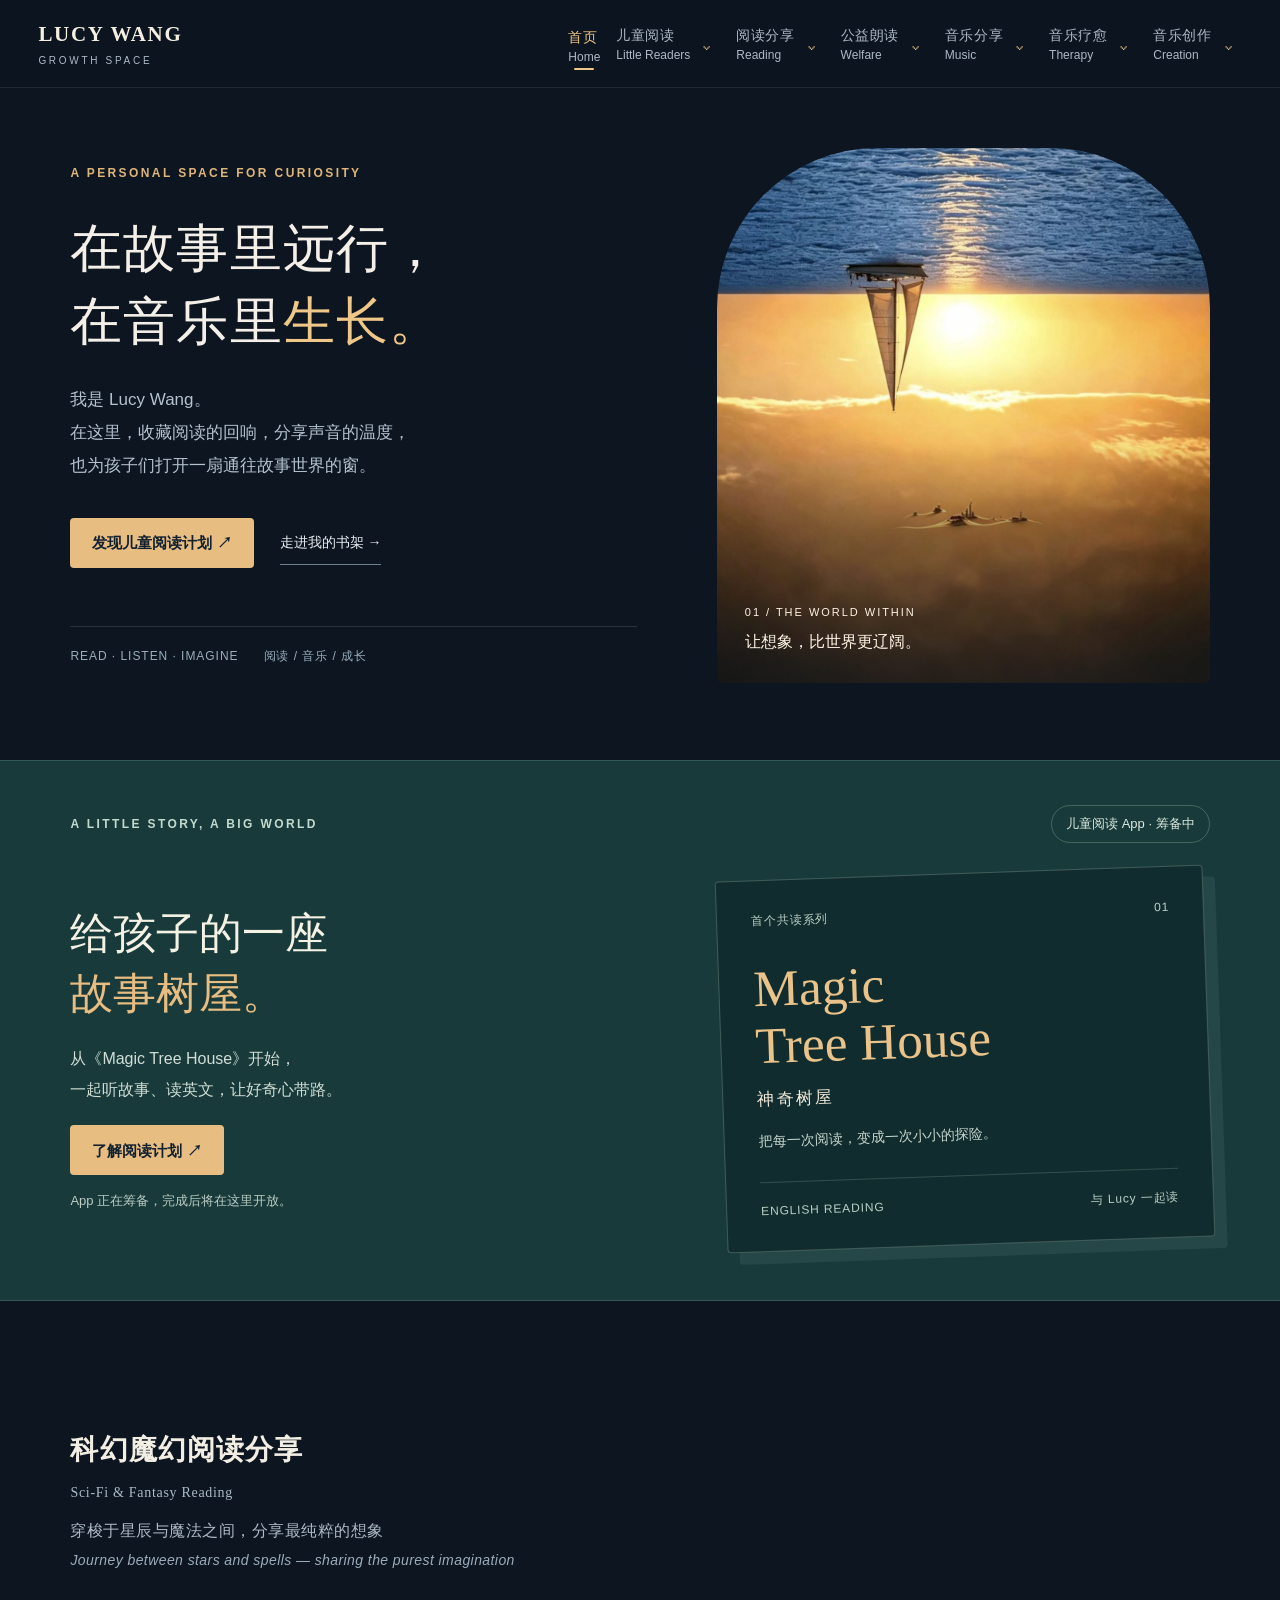
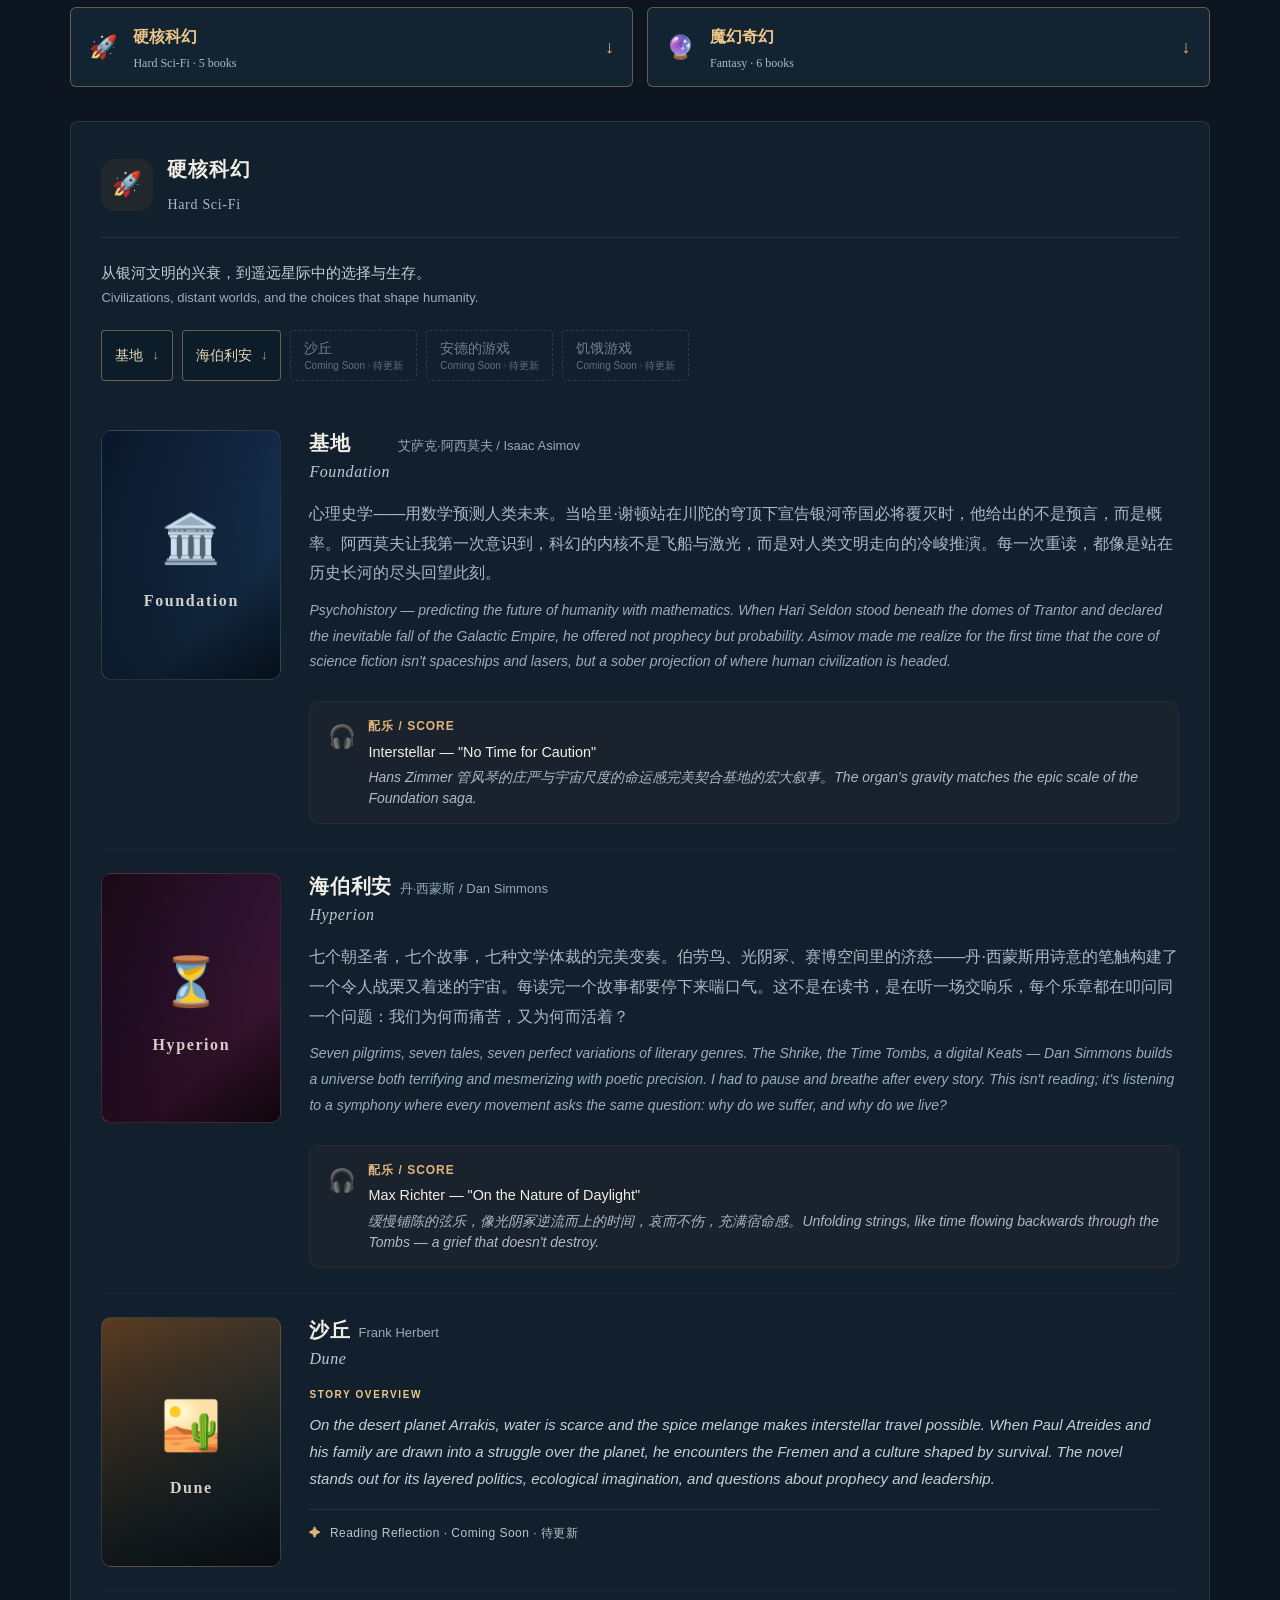
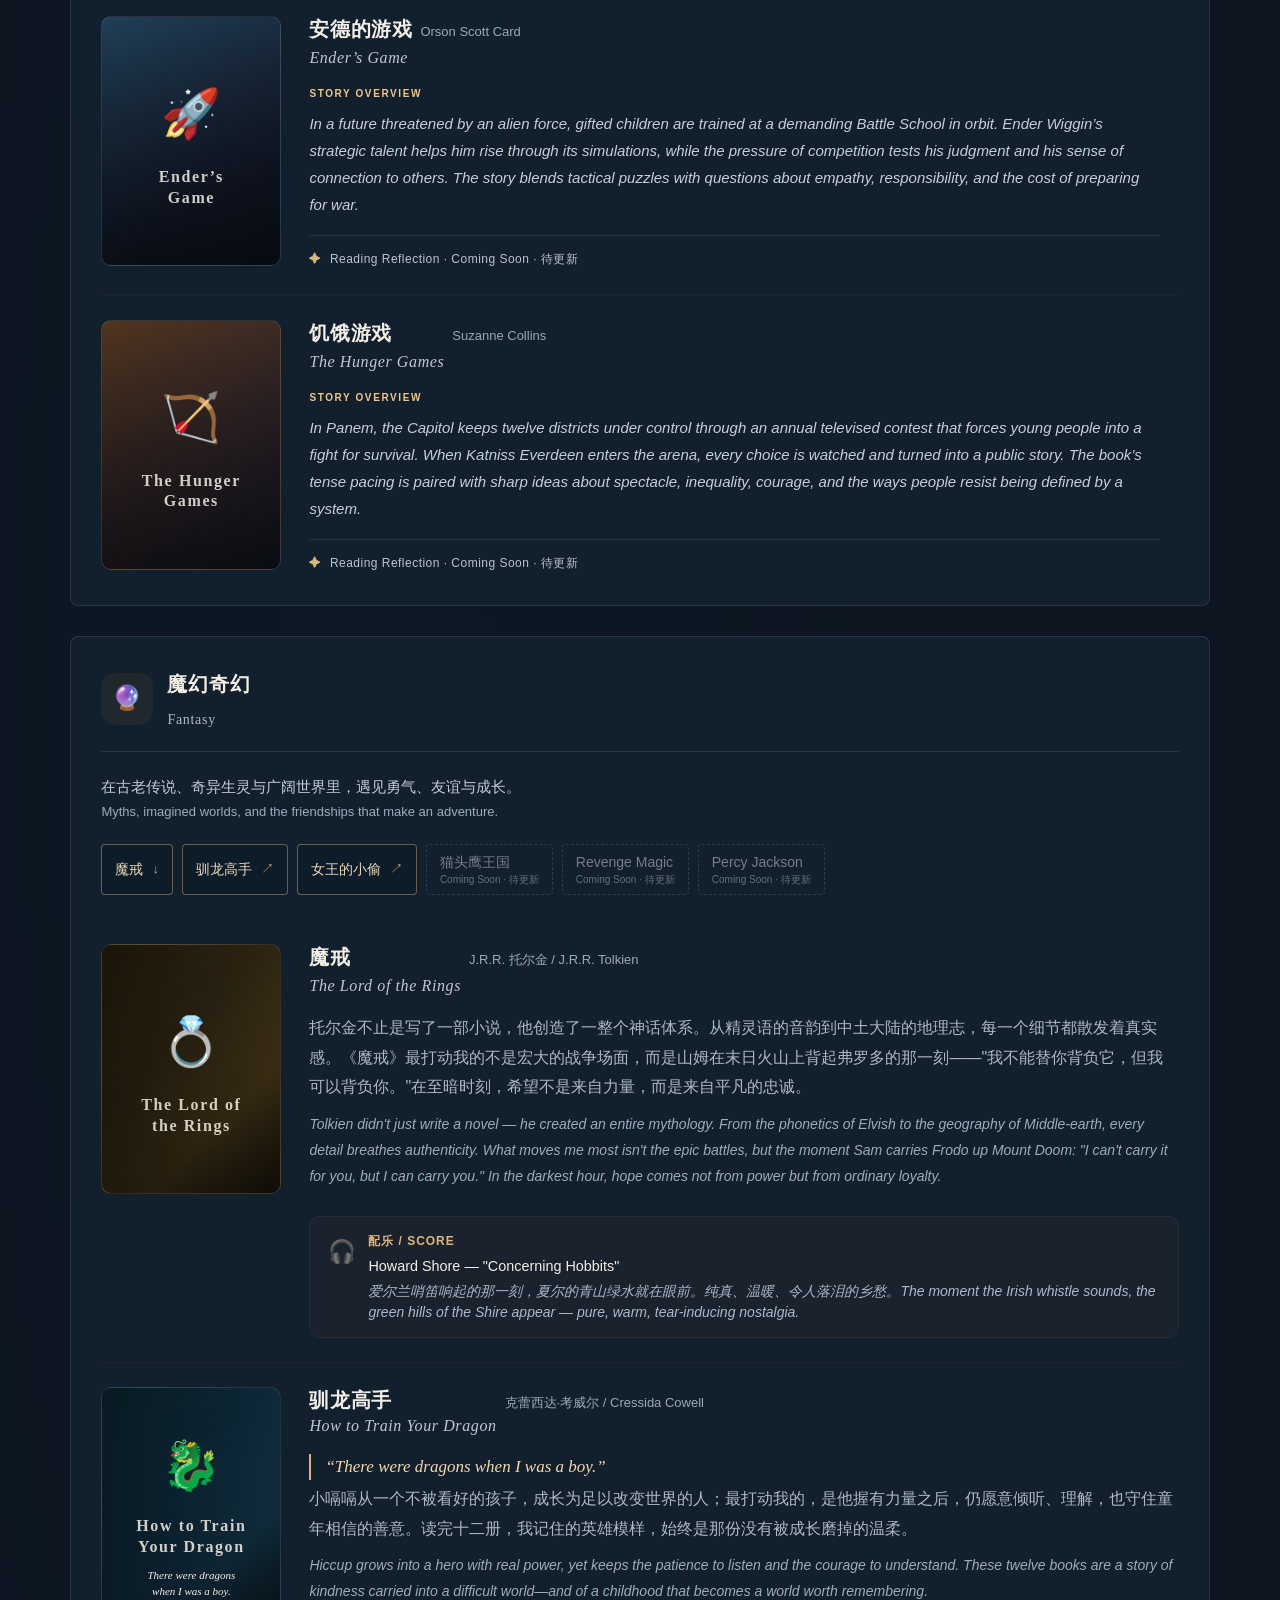
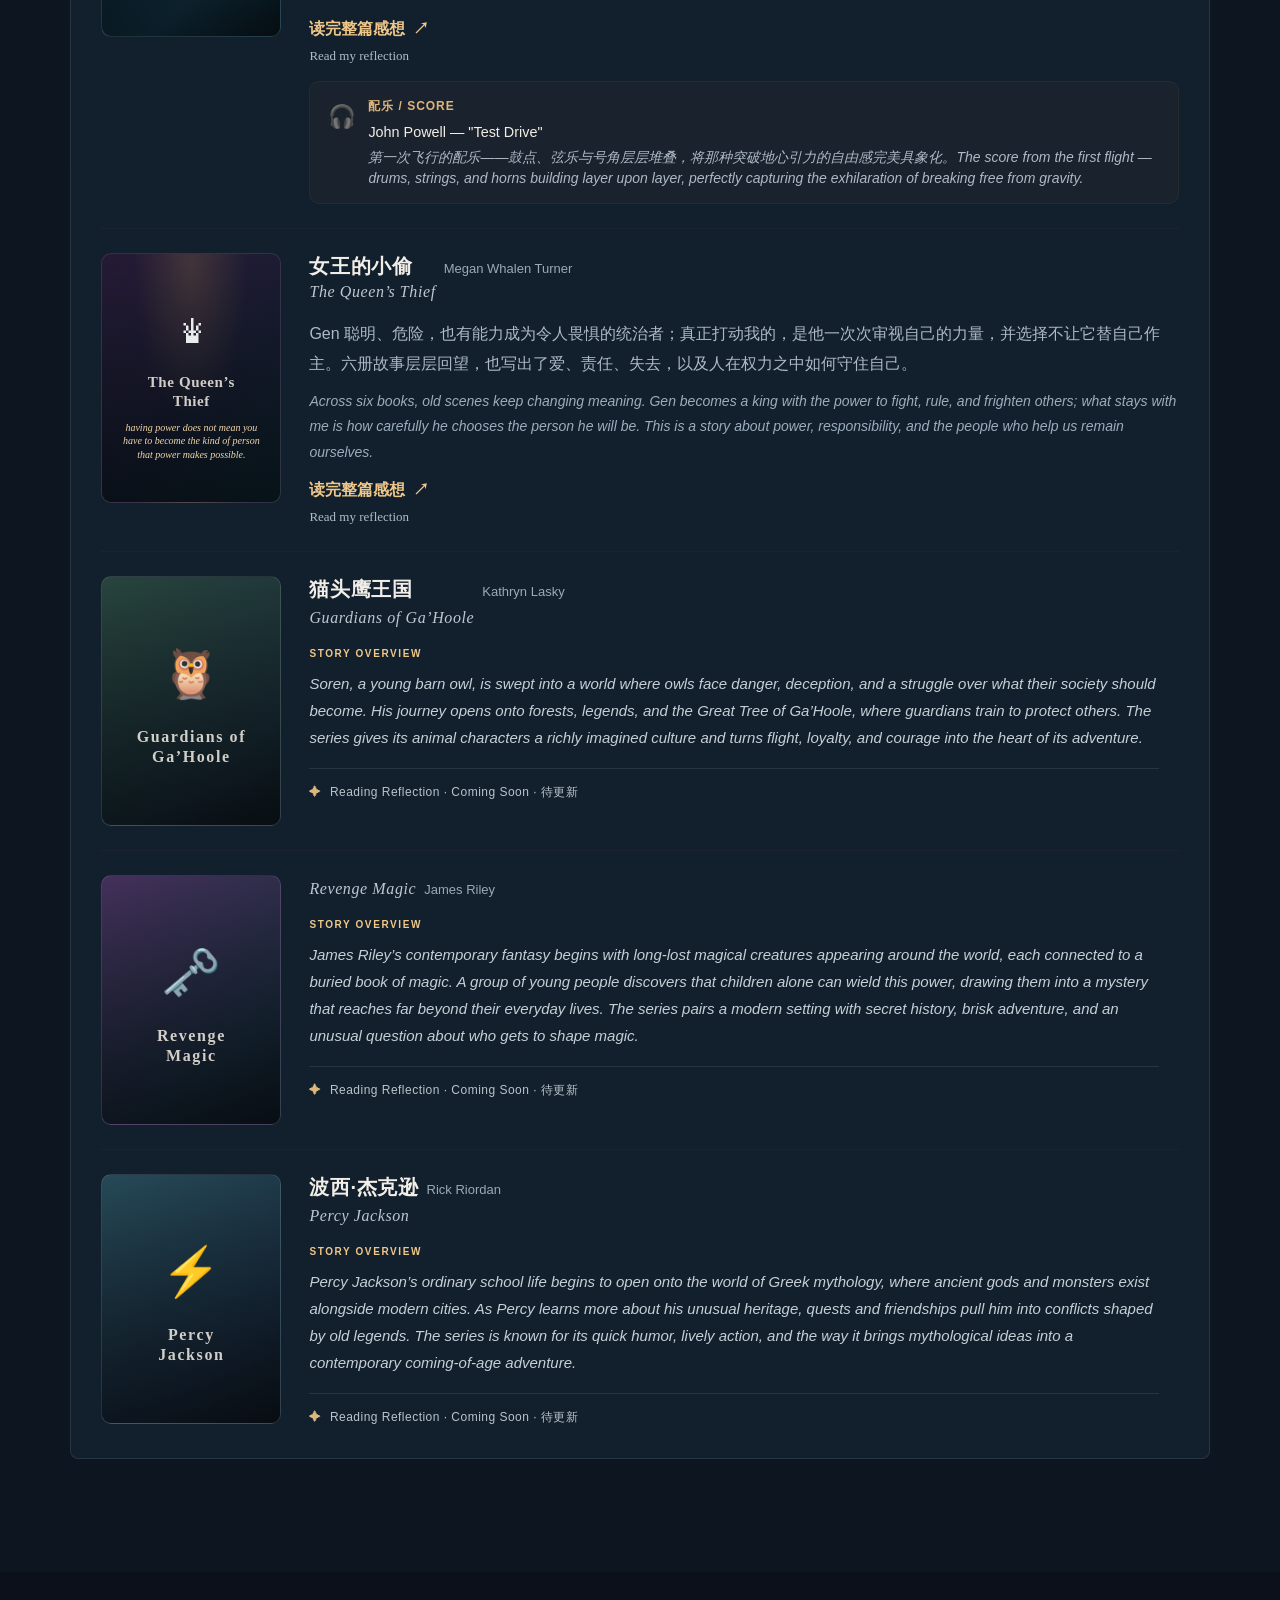
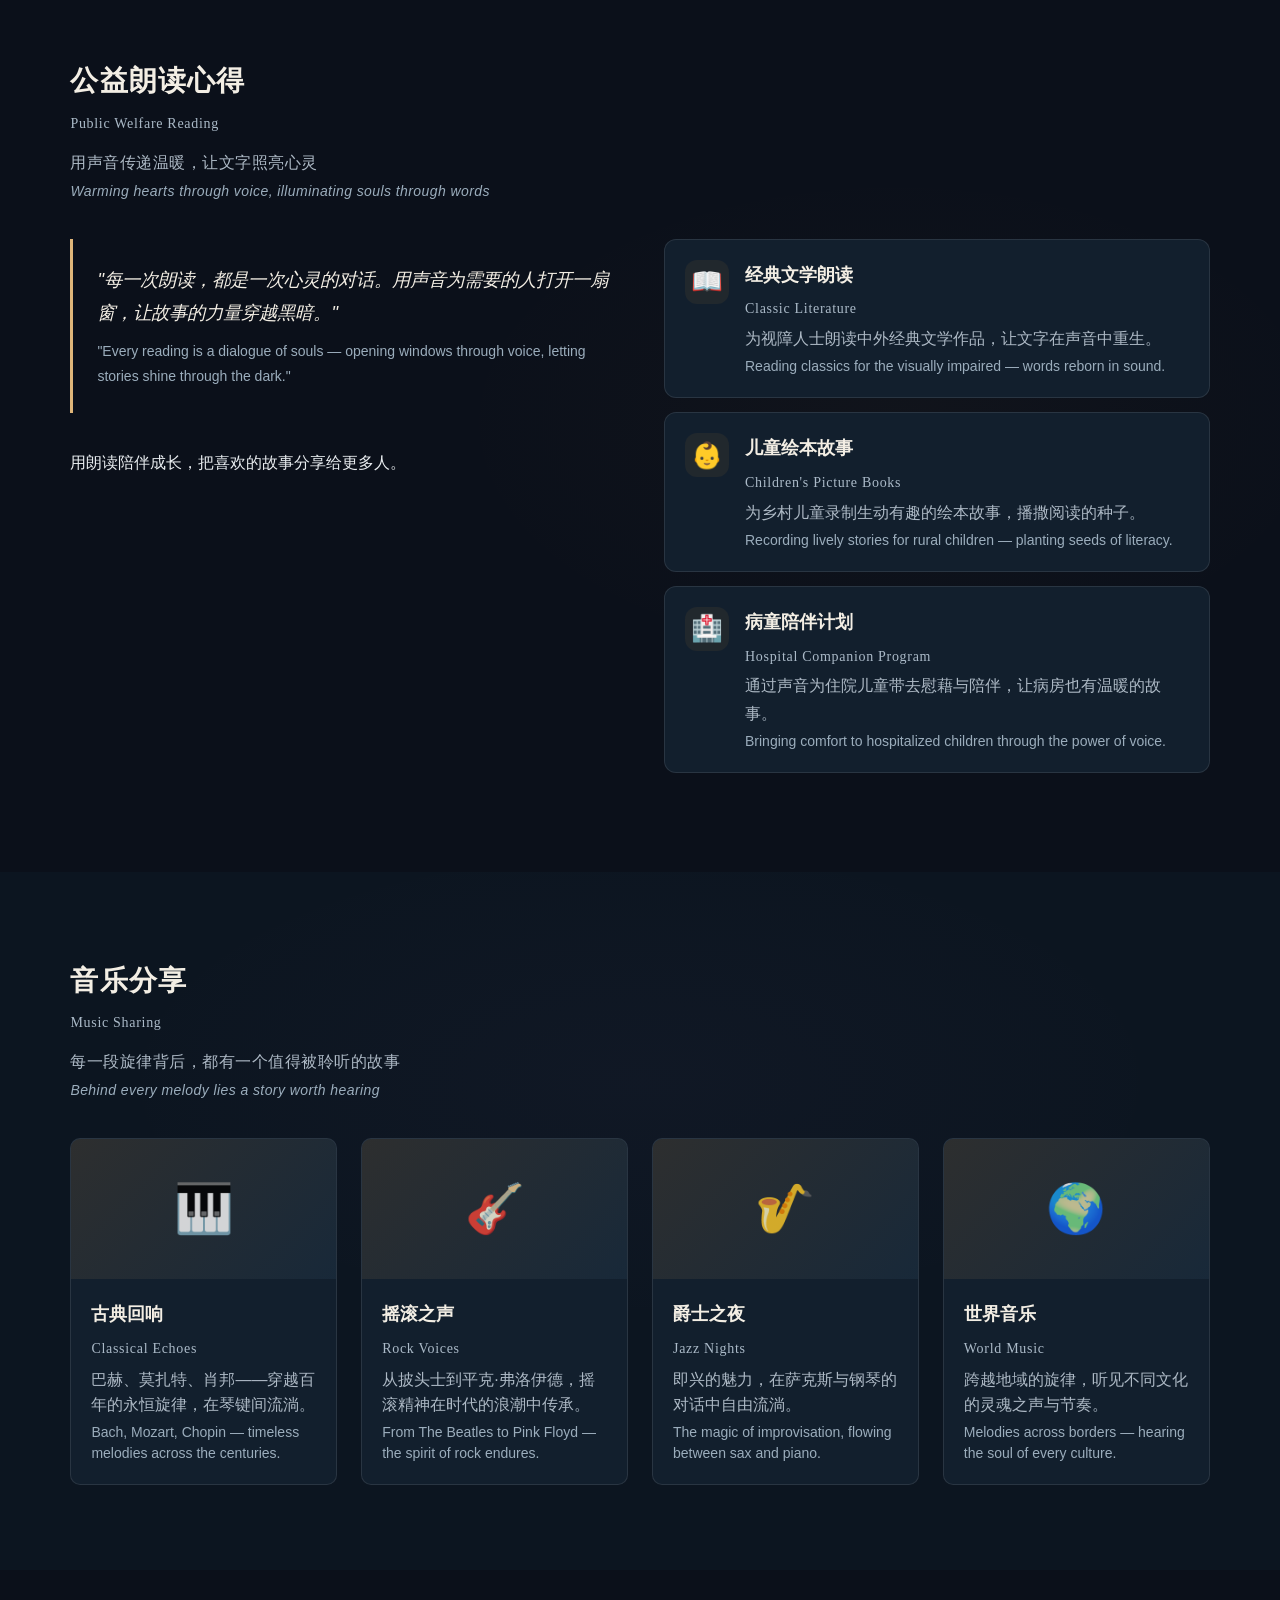
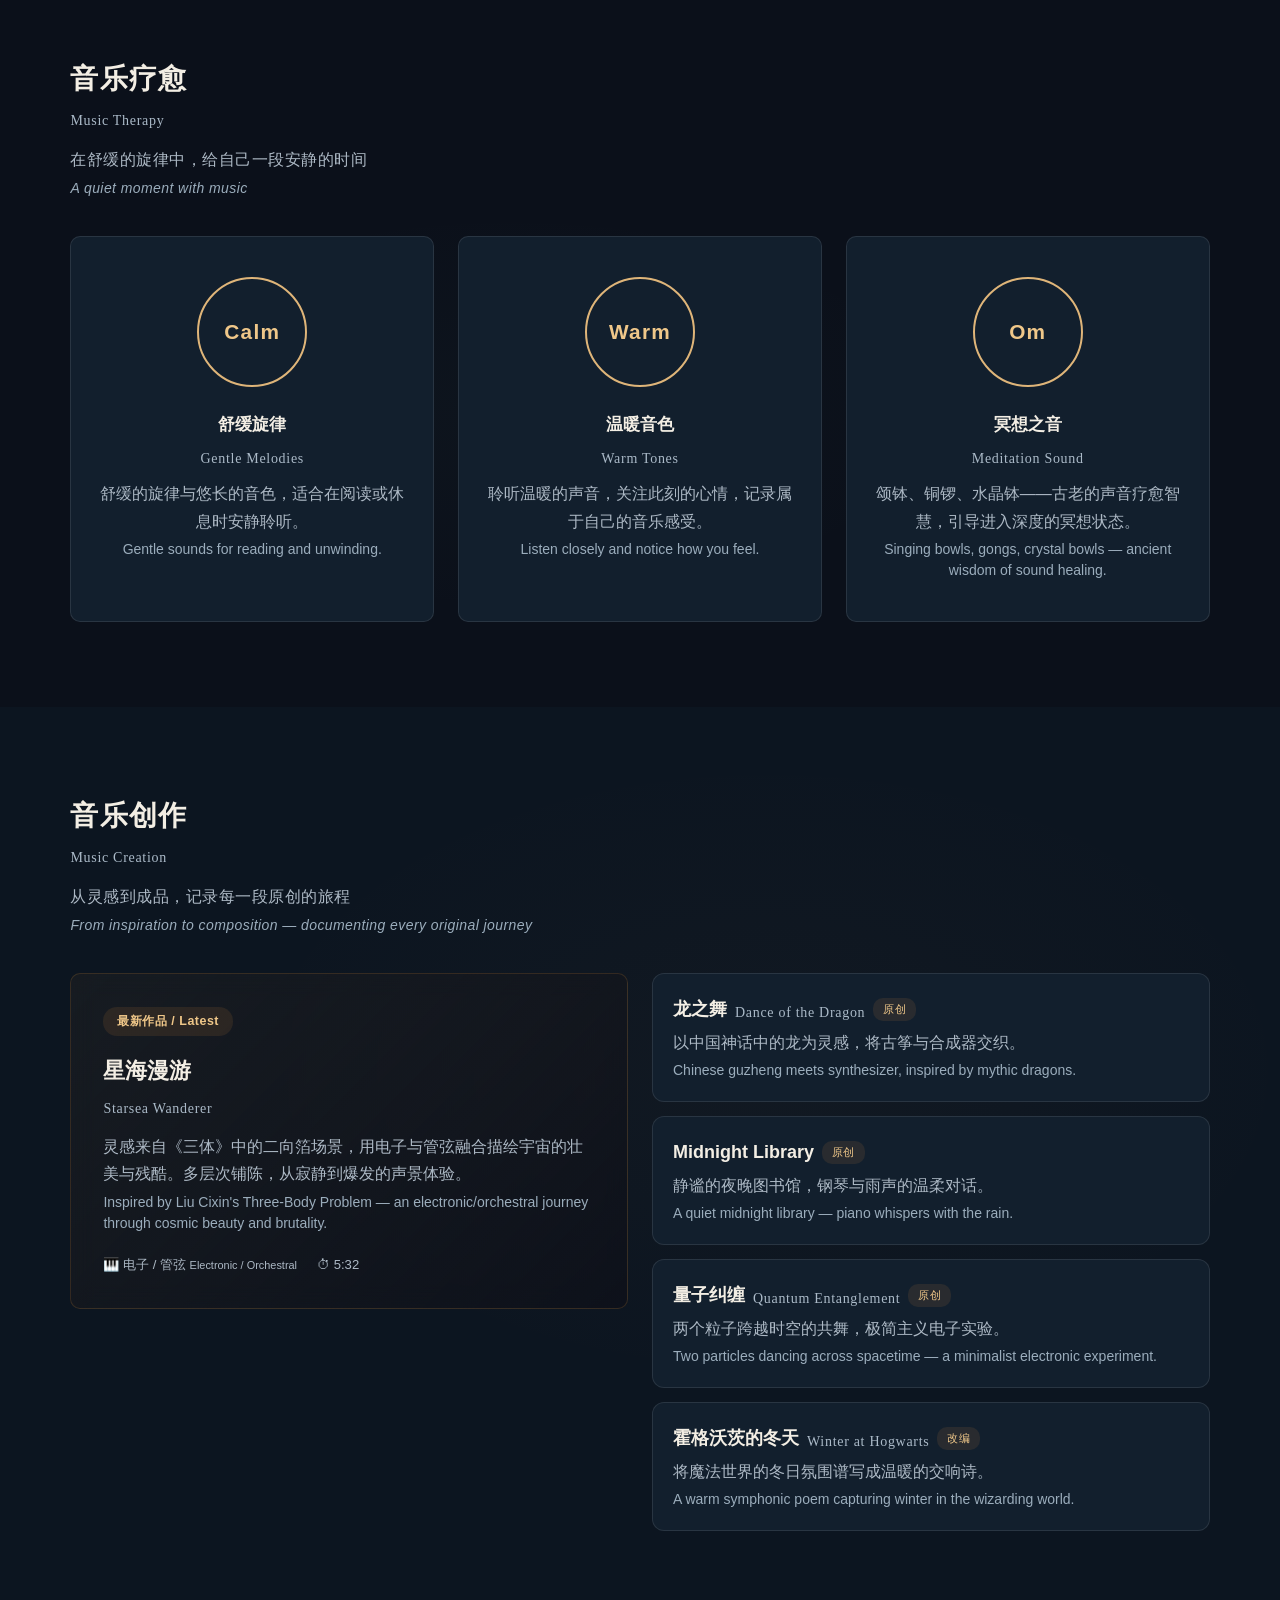
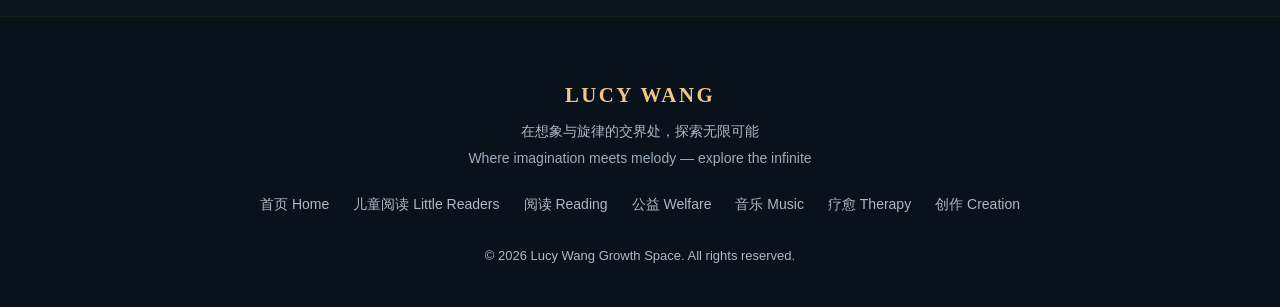
<file: index.html>
<!DOCTYPE html>
<html lang="zh-CN">
<head>
  <meta charset="UTF-8">
  <meta name="viewport" content="width=device-width, initial-scale=1.0">
  <title>Lucy Wang · 阅读、音乐与成长</title><meta name="description" content="Lucy Wang 的个人成长空间：阅读、公益朗读、音乐，以及筹备中的 Magic Tree House 儿童阅读 App。"><link rel="icon" href="favicon.svg">
  <link rel="stylesheet" href="css/style.css">
<link rel="stylesheet" href="css/redesign.css"><link rel="stylesheet" href="css/dragon-reflection.css"><link rel="stylesheet" href="css/queen-thief.css"><link rel="stylesheet" href="css/reading-shelf.css"></head>
<body><a class="skip-link" href="#main">跳到主要内容</a>

  <!-- ═══════════════ Navigation ═══════════════ -->
  <nav class="navbar" id="navbar" aria-label="首页主题导航">
    <a class="nav-brand" href="#home">LUCY WANG<small>GROWTH SPACE</small></a>
    <ul class="nav-links" id="navLinks"><li><a href="#home" class="nav-link active">首页<span class="nav-en">Home</span></a></li><li class="nav-group"><div class="nav-item"><a href="#kids-reading" class="nav-link">儿童阅读<span class="nav-en">Little Readers</span></a><button class="sub-toggle" aria-expanded="false" aria-controls="nav-kids-reading" aria-label="展开儿童阅读子主题"><span aria-hidden="true">⌄</span></button></div><ul class="subnav" id="nav-kids-reading" hidden><li><a href="#magic-tree-house">Magic Tree House</a></li></ul></li><li class="nav-group"><div class="nav-item"><a href="#reading" class="nav-link">阅读分享<span class="nav-en">Reading</span></a><button class="sub-toggle" aria-expanded="false" aria-controls="nav-reading" aria-label="展开阅读分享子主题"><span aria-hidden="true">⌄</span></button></div><ul class="subnav" id="nav-reading" hidden><li><a href="#hard-scifi">硬核科幻</a></li><li><a href="#magic-fantasy">魔幻奇幻</a></li></ul></li><li class="nav-group"><div class="nav-item"><a href="#welfare" class="nav-link">公益朗读<span class="nav-en">Welfare</span></a><button class="sub-toggle" aria-expanded="false" aria-controls="nav-welfare" aria-label="展开公益朗读子主题"><span aria-hidden="true">⌄</span></button></div><ul class="subnav" id="nav-welfare" hidden><li><a href="#classic-reading">经典文学朗读</a></li><li><a href="#picture-books">儿童绘本故事</a></li><li><a href="#hospital-companion">病童陪伴计划</a></li></ul></li><li class="nav-group"><div class="nav-item"><a href="#music-share" class="nav-link">音乐分享<span class="nav-en">Music</span></a><button class="sub-toggle" aria-expanded="false" aria-controls="nav-music-share" aria-label="展开音乐分享子主题"><span aria-hidden="true">⌄</span></button></div><ul class="subnav" id="nav-music-share" hidden><li><a href="#classical">古典回响</a></li><li><a href="#rock">摇滚之声</a></li><li><a href="#jazz">爵士之夜</a></li><li><a href="#world-music">世界音乐</a></li></ul></li><li class="nav-group"><div class="nav-item"><a href="#music-therapy" class="nav-link">音乐疗愈<span class="nav-en">Therapy</span></a><button class="sub-toggle" aria-expanded="false" aria-controls="nav-music-therapy" aria-label="展开音乐疗愈子主题"><span aria-hidden="true">⌄</span></button></div><ul class="subnav" id="nav-music-therapy" hidden><li><a href="#gentle-melodies">舒缓旋律</a></li><li><a href="#warm-tones">温暖音色</a></li><li><a href="#meditation">冥想之音</a></li></ul></li><li class="nav-group"><div class="nav-item"><a href="#music-creation" class="nav-link">音乐创作<span class="nav-en">Creation</span></a><button class="sub-toggle" aria-expanded="false" aria-controls="nav-music-creation" aria-label="展开音乐创作子主题"><span aria-hidden="true">⌄</span></button></div><ul class="subnav" id="nav-music-creation" hidden><li><a href="#starsea">星海漫游</a></li><li><a href="#dragon-dance">龙之舞</a></li><li><a href="#midnight-library">Midnight Library</a></li><li><a href="#quantum">量子纠缠</a></li><li><a href="#hogwarts-winter">霍格沃茨的冬天</a></li></ul></li></ul>
    <button class="nav-toggle" id="navToggle" aria-expanded="false" aria-controls="navLinks" aria-label="菜单 / Menu">
      <span></span><span></span><span></span>
    </button>
  </nav>

  <!-- ═══════════════ Hero (全屏首页 / Full-Screen Home) ═══════════════ -->
<main id="main"><section class="hero" id="home"><div class="hero-content"><p class="eyebrow">A PERSONAL SPACE FOR CURIOSITY</p><h1>在故事里远行，<br>在音乐里<span>生长。</span></h1><p class="hero-intro">我是 Lucy Wang。<br>在这里，收藏阅读的回响，分享声音的温度，<br>也为孩子们打开一扇通往故事世界的窗。</p><div class="hero-actions"><a href="#kids-reading" class="button primary">发现儿童阅读计划 ↗</a><a href="#reading" class="text-link">走进我的书架 →</a></div><div class="hero-note"><span>READ · LISTEN · IMAGINE</span><span>阅读 / 音乐 / 成长</span></div></div><figure class="hero-art"><img src="images/photo.jpg" alt="金色天空与蓝色海面交汇的幻想风景" fetchpriority="high"><figcaption><span>01 / THE WORLD WITHIN</span><span>让想象，比世界更辽阔。</span></figcaption></figure></section>
<section class="kids-section" id="kids-reading" aria-labelledby="kids-title"><div class="kids-heading"><p class="eyebrow">A LITTLE STORY, A BIG WORLD</p><span class="status">儿童阅读 App · 筹备中</span></div><div class="kids-layout"><div class="kids-copy"><h2 id="kids-title">给孩子的一座<br><em>故事树屋。</em></h2><p>从《Magic Tree House》开始，<br>一起听故事、读英文，让好奇心带路。</p><a href="reading-app.html" class="button primary" id="reading-app-link">了解阅读计划 ↗</a><p class="small-note" id="app-status">App 正在筹备，完成后将在这里开放。</p></div><article class="series-panel" id="magic-tree-house" tabindex="-1"><div class="series-top"><span>首个共读系列</span><span>01</span></div><h3>Magic<br>Tree House<span>神奇树屋</span></h3><p>把每一次阅读，变成一次小小的探险。</p><div class="series-bottom"><span>ENGLISH READING</span><span>与 Lucy 一起读</span></div></article></div></section>
  <!-- ═══════════════ 科幻魔幻阅读分享 / Sci-Fi & Fantasy Reading ═══════════════ -->
  <section class="content-section" id="reading">
    <div class="section-bg reading-bg"></div>
    <div class="section-content">
      <h2 class="section-title"><span class="title-icon">📚</span><span>科幻魔幻阅读分享 <small class="title-en">Sci-Fi & Fantasy Reading</small></span></h2>
      <p class="section-subtitle">穿梭于星辰与魔法之间，分享最纯粹的想象<span class="sub-en">Journey between stars and spells — sharing the purest imagination</span></p>
      <nav class="reading-category-links" aria-label="阅读分享分类">
  <a class="reading-category-link" href="#hard-scifi"><span class="reading-category-icon" aria-hidden="true">🚀</span><span><strong>硬核科幻</strong><small>Hard Sci-Fi · 5 books</small></span><span class="category-arrow" aria-hidden="true">↓</span></a>
  <a class="reading-category-link" href="#magic-fantasy"><span class="reading-category-icon" aria-hidden="true">🔮</span><span><strong>魔幻奇幻</strong><small>Fantasy · 6 books</small></span><span class="category-arrow" aria-hidden="true">↓</span></a>
</nav>

      <section class="category-block reading-category" aria-labelledby="hard-scifi">
        <div class="category-header"><span class="category-icon">🚀</span><h3 id="hard-scifi" tabindex="-1">硬核科幻 <small class="title-en">Hard Sci-Fi</small></h3></div>
        <p class="reading-category-intro">从银河文明的兴衰，到遥远星际中的选择与生存。<span lang="en">Civilizations, distant worlds, and the choices that shape humanity.</span></p>
        <nav class="book-jump-list" aria-label="书籍快速导航"><a class="book-jump" href="#foundation">基地<span class="jump-mark" aria-hidden="true">↓</span></a><a class="book-jump" href="#hyperion">海伯利安<span class="jump-mark" aria-hidden="true">↓</span></a><span class="book-jump book-jump--pending" aria-disabled="true">沙丘<small>Coming Soon · 待更新</small></span><span class="book-jump book-jump--pending" aria-disabled="true">安德的游戏<small>Coming Soon · 待更新</small></span><span class="book-jump book-jump--pending" aria-disabled="true">饥饿游戏<small>Coming Soon · 待更新</small></span></nav>
        <div class="reading-books"><div class="book-entry" id="foundation">
          <div class="book-cover">
            <div class="cover-img" style="background: linear-gradient(135deg, #0a1628 0%, #132844 40%, #1a3a5c 70%, #0d1f33 100%);">
              <span class="cover-icon">🏛️</span>
              <span class="cover-title">Foundation</span>
            </div>
          </div>
          <div class="book-content">
            <div class="book-header"><h4 class="book-title"><span class="book-title-zh">基地</span><span class="book-title-en" lang="en">Foundation</span></h4><span class="book-author">艾萨克·阿西莫夫 / Isaac Asimov</span></div>
            <div class="book-review">
              <p>心理史学——用数学预测人类未来。当哈里·谢顿站在川陀的穹顶下宣告银河帝国必将覆灭时，他给出的不是预言，而是概率。阿西莫夫让我第一次意识到，科幻的内核不是飞船与激光，而是对人类文明走向的冷峻推演。每一次重读，都像是站在历史长河的尽头回望此刻。</p>
              <p class="book-review-en">Psychohistory — predicting the future of humanity with mathematics. When Hari Seldon stood beneath the domes of Trantor and declared the inevitable fall of the Galactic Empire, he offered not prophecy but probability. Asimov made me realize for the first time that the core of science fiction isn't spaceships and lasers, but a sober projection of where human civilization is headed.</p>
            </div>
            <div class="book-music">
              <span class="music-icon">🎧</span>
              <div class="music-ref">
                <span class="music-label">配乐 / Score</span>
                <span class="music-name">Interstellar — "No Time for Caution"</span>
                <span class="music-note">Hans Zimmer 管风琴的庄严与宇宙尺度的命运感完美契合基地的宏大叙事。The organ's gravity matches the epic scale of the Foundation saga.</span>
              </div>
            </div>
          </div>
        </div><div class="book-entry" id="hyperion">
          <div class="book-cover">
            <div class="cover-img" style="background: linear-gradient(135deg, #1a0a14 0%, #2d1230 40%, #4a1a3e 70%, #1f0d1a 100%);">
              <span class="cover-icon">⏳</span>
              <span class="cover-title">Hyperion</span>
            </div>
          </div>
          <div class="book-content">
            <div class="book-header"><h4 class="book-title"><span class="book-title-zh">海伯利安</span><span class="book-title-en" lang="en">Hyperion</span></h4><span class="book-author">丹·西蒙斯 / Dan Simmons</span></div>
            <div class="book-review">
              <p>七个朝圣者，七个故事，七种文学体裁的完美变奏。伯劳鸟、光阴冢、赛博空间里的济慈——丹·西蒙斯用诗意的笔触构建了一个令人战栗又着迷的宇宙。每读完一个故事都要停下来喘口气。这不是在读书，是在听一场交响乐，每个乐章都在叩问同一个问题：我们为何而痛苦，又为何而活着？</p>
              <p class="book-review-en">Seven pilgrims, seven tales, seven perfect variations of literary genres. The Shrike, the Time Tombs, a digital Keats — Dan Simmons builds a universe both terrifying and mesmerizing with poetic precision. I had to pause and breathe after every story. This isn't reading; it's listening to a symphony where every movement asks the same question: why do we suffer, and why do we live?</p>
            </div>
            <div class="book-music">
              <span class="music-icon">🎧</span>
              <div class="music-ref">
                <span class="music-label">配乐 / Score</span>
                <span class="music-name">Max Richter — "On the Nature of Daylight"</span>
                <span class="music-note">缓慢铺陈的弦乐，像光阴冢逆流而上的时间，哀而不伤，充满宿命感。Unfolding strings, like time flowing backwards through the Tombs — a grief that doesn't destroy.</span>
              </div>
            </div>
          </div>
        </div><article class="book-entry book-entry--coming" id="dune">
  <div class="book-cover"><div class="cover-img shelf-cover shelf-cover--dune" aria-hidden="true"><span class="cover-icon">🏜️</span><span class="cover-title">Dune</span></div></div>
  <div class="book-content">
    <div class="book-header"><h4 class="book-title"><span class="book-title-zh">沙丘</span><span class="book-title-en" lang="en">Dune</span></h4><span class="book-author">Frank Herbert</span></div>
    <div class="book-review book-overview"><p class="book-overview-label">STORY OVERVIEW</p><p class="book-review-en" lang="en">On the desert planet Arrakis, water is scarce and the spice melange makes interstellar travel possible. When Paul Atreides and his family are drawn into a struggle over the planet, he encounters the Fremen and a culture shaped by survival. The novel stands out for its layered politics, ecological imagination, and questions about prophecy and leadership.</p><p class="reflection-status"><span aria-hidden="true">✦</span> Reading Reflection · Coming Soon · 待更新</p></div>
  </div>
</article><article class="book-entry book-entry--coming" id="enders-game">
  <div class="book-cover"><div class="cover-img shelf-cover shelf-cover--enders" aria-hidden="true"><span class="cover-icon">🚀</span><span class="cover-title">Ender’s<br>Game</span></div></div>
  <div class="book-content">
    <div class="book-header"><h4 class="book-title"><span class="book-title-zh">安德的游戏</span><span class="book-title-en" lang="en">Ender’s Game</span></h4><span class="book-author">Orson Scott Card</span></div>
    <div class="book-review book-overview"><p class="book-overview-label">STORY OVERVIEW</p><p class="book-review-en" lang="en">In a future threatened by an alien force, gifted children are trained at a demanding Battle School in orbit. Ender Wiggin’s strategic talent helps him rise through its simulations, while the pressure of competition tests his judgment and his sense of connection to others. The story blends tactical puzzles with questions about empathy, responsibility, and the cost of preparing for war.</p><p class="reflection-status"><span aria-hidden="true">✦</span> Reading Reflection · Coming Soon · 待更新</p></div>
  </div>
</article><article class="book-entry book-entry--coming" id="the-hunger-games">
  <div class="book-cover"><div class="cover-img shelf-cover shelf-cover--hunger" aria-hidden="true"><span class="cover-icon">🏹</span><span class="cover-title">The Hunger<br>Games</span></div></div>
  <div class="book-content">
    <div class="book-header"><h4 class="book-title"><span class="book-title-zh">饥饿游戏</span><span class="book-title-en" lang="en">The Hunger Games</span></h4><span class="book-author">Suzanne Collins</span></div>
    <div class="book-review book-overview"><p class="book-overview-label">STORY OVERVIEW</p><p class="book-review-en" lang="en">In Panem, the Capitol keeps twelve districts under control through an annual televised contest that forces young people into a fight for survival. When Katniss Everdeen enters the arena, every choice is watched and turned into a public story. The book’s tense pacing is paired with sharp ideas about spectacle, inequality, courage, and the ways people resist being defined by a system.</p><p class="reflection-status"><span aria-hidden="true">✦</span> Reading Reflection · Coming Soon · 待更新</p></div>
  </div>
</article></div>
      </section>

      <section class="category-block reading-category" aria-labelledby="magic-fantasy">
        <div class="category-header"><span class="category-icon">🔮</span><h3 id="magic-fantasy" tabindex="-1">魔幻奇幻 <small class="title-en">Fantasy</small></h3></div>
        <p class="reading-category-intro">在古老传说、奇异生灵与广阔世界里，遇见勇气、友谊与成长。<span lang="en">Myths, imagined worlds, and the friendships that make an adventure.</span></p>
        <nav class="book-jump-list" aria-label="书籍快速导航"><a class="book-jump" href="#lord-of-the-rings">魔戒<span class="jump-mark" aria-hidden="true">↓</span></a><a class="book-jump" href="how-to-train-your-dragon.html">驯龙高手<span class="jump-mark" aria-hidden="true">↗</span></a><a class="book-jump" href="the-queens-thief.html">女王的小偷<span class="jump-mark" aria-hidden="true">↗</span></a><span class="book-jump book-jump--pending" aria-disabled="true">猫头鹰王国<small>Coming Soon · 待更新</small></span><span class="book-jump book-jump--pending" aria-disabled="true">Revenge Magic<small>Coming Soon · 待更新</small></span><span class="book-jump book-jump--pending" aria-disabled="true">Percy Jackson<small>Coming Soon · 待更新</small></span></nav>
        <div class="reading-books"><div class="book-entry" id="lord-of-the-rings">
          <div class="book-cover">
            <div class="cover-img" style="background: linear-gradient(135deg, #1a1408 0%, #2d2412 40%, #4a3a1a 70%, #1f180d 100%);">
              <span class="cover-icon">💍</span>
              <span class="cover-title">The Lord of<br>the Rings</span>
            </div>
          </div>
          <div class="book-content">
            <div class="book-header"><h4 class="book-title"><span class="book-title-zh">魔戒</span><span class="book-title-en" lang="en">The Lord of the Rings</span></h4><span class="book-author">J.R.R. 托尔金 / J.R.R. Tolkien</span></div>
            <div class="book-review">
              <p>托尔金不止是写了一部小说，他创造了一整个神话体系。从精灵语的音韵到中土大陆的地理志，每一个细节都散发着真实感。《魔戒》最打动我的不是宏大的战争场面，而是山姆在末日火山上背起弗罗多的那一刻——"我不能替你背负它，但我可以背负你。"在至暗时刻，希望不是来自力量，而是来自平凡的忠诚。</p>
              <p class="book-review-en">Tolkien didn't just write a novel — he created an entire mythology. From the phonetics of Elvish to the geography of Middle-earth, every detail breathes authenticity. What moves me most isn't the epic battles, but the moment Sam carries Frodo up Mount Doom: "I can't carry it for you, but I can carry you." In the darkest hour, hope comes not from power but from ordinary loyalty.</p>
            </div>
            <div class="book-music">
              <span class="music-icon">🎧</span>
              <div class="music-ref">
                <span class="music-label">配乐 / Score</span>
                <span class="music-name">Howard Shore — "Concerning Hobbits"</span>
                <span class="music-note">爱尔兰哨笛响起的那一刻，夏尔的青山绿水就在眼前。纯真、温暖、令人落泪的乡愁。The moment the Irish whistle sounds, the green hills of the Shire appear — pure, warm, tear-inducing nostalgia.</span>
              </div>
            </div>
          </div>
        </div><div class="book-entry" id="how-to-train-your-dragon">
          <div class="book-cover">
            <a class="dragon-cover-link" href="how-to-train-your-dragon.html" aria-label="阅读 Lucy 的《驯龙高手》感想">
              <div class="cover-img dragon-cover" style="background: linear-gradient(135deg, #081a20 0%, #0d2838 40%, #153a4f 70%, #0a1a22 100%);">
                <span class="cover-icon" aria-hidden="true">🐉</span>
                <span class="cover-title">How to Train<br>Your Dragon</span>
                <span class="dragon-cover-quote">There were dragons<br>when I was a boy.</span>
              </div>
            </a>
          </div>
          <div class="book-content">
            <div class="book-header"><h4 class="book-title"><a class="dragon-title-link" href="how-to-train-your-dragon.html"><span class="book-title-zh">驯龙高手</span><span class="book-title-en" lang="en">How to Train Your Dragon</span></a></h4><span class="book-author">克蕾西达·考威尔 / Cressida Cowell</span></div>
            <div class="book-review">
              <blockquote class="dragon-card-quote">“There were dragons when I was a boy.”</blockquote>
              <p>小嗝嗝从一个不被看好的孩子，成长为足以改变世界的人；最打动我的，是他握有力量之后，仍愿意倾听、理解，也守住童年相信的善意。读完十二册，我记住的英雄模样，始终是那份没有被成长磨掉的温柔。</p>
              <p class="book-review-en">Hiccup grows into a hero with real power, yet keeps the patience to listen and the courage to understand. These twelve books are a story of kindness carried into a difficult world—and of a childhood that becomes a world worth remembering.</p>
              <a class="dragon-read-link" href="how-to-train-your-dragon.html">读完整篇感想 <span aria-hidden="true">↗</span><span class="dragon-read-en">Read my reflection</span></a>
            </div>
            <div class="book-music">
              <span class="music-icon">🎧</span>
              <div class="music-ref">
                <span class="music-label">配乐 / Score</span>
                <span class="music-name">John Powell — "Test Drive"</span>
                <span class="music-note">第一次飞行的配乐——鼓点、弦乐与号角层层堆叠，将那种突破地心引力的自由感完美具象化。The score from the first flight — drums, strings, and horns building layer upon layer, perfectly capturing the exhilaration of breaking free from gravity.</span>
              </div>
            </div>
          </div>
        </div><div class="book-entry" id="the-queens-thief">
          <div class="book-cover">
            <a class="queen-cover-link" href="the-queens-thief.html" aria-label="阅读 Lucy 的《The Queen’s Thief》感想">
              <div class="cover-img queen-cover">
                <span class="cover-icon" aria-hidden="true">♛</span>
                <span class="cover-title">The Queen’s<br>Thief</span>
                <span class="queen-cover-line">having power does not mean you have to become the kind of person that power makes possible.</span>
              </div>
            </a>
          </div>
          <div class="book-content">
            <div class="book-header"><h4 class="book-title"><a class="queen-title-link" href="the-queens-thief.html"><span class="book-title-zh">女王的小偷</span><span class="book-title-en" lang="en">The Queen’s Thief</span></a></h4><span class="book-author">Megan Whalen Turner</span></div>
            <div class="book-review">
              <p>Gen 聪明、危险，也有能力成为令人畏惧的统治者；真正打动我的，是他一次次审视自己的力量，并选择不让它替自己作主。六册故事层层回望，也写出了爱、责任、失去，以及人在权力之中如何守住自己。</p>
              <p class="book-review-en">Across six books, old scenes keep changing meaning. Gen becomes a king with the power to fight, rule, and frighten others; what stays with me is how carefully he chooses the person he will be. This is a story about power, responsibility, and the people who help us remain ourselves.</p>
              <a class="dragon-read-link" href="the-queens-thief.html">读完整篇感想 <span aria-hidden="true">↗</span><span class="dragon-read-en">Read my reflection</span></a>
            </div>
          </div>
        </div><article class="book-entry book-entry--coming" id="guardians-of-gahoole">
  <div class="book-cover"><div class="cover-img shelf-cover shelf-cover--guardians" aria-hidden="true"><span class="cover-icon">🦉</span><span class="cover-title">Guardians of<br>Ga’Hoole</span></div></div>
  <div class="book-content">
    <div class="book-header"><h4 class="book-title"><span class="book-title-zh">猫头鹰王国</span><span class="book-title-en" lang="en">Guardians of Ga’Hoole</span></h4><span class="book-author">Kathryn Lasky</span></div>
    <div class="book-review book-overview"><p class="book-overview-label">STORY OVERVIEW</p><p class="book-review-en" lang="en">Soren, a young barn owl, is swept into a world where owls face danger, deception, and a struggle over what their society should become. His journey opens onto forests, legends, and the Great Tree of Ga’Hoole, where guardians train to protect others. The series gives its animal characters a richly imagined culture and turns flight, loyalty, and courage into the heart of its adventure.</p><p class="reflection-status"><span aria-hidden="true">✦</span> Reading Reflection · Coming Soon · 待更新</p></div>
  </div>
</article><article class="book-entry book-entry--coming" id="revenge-magic">
  <div class="book-cover"><div class="cover-img shelf-cover shelf-cover--revenge" aria-hidden="true"><span class="cover-icon">🗝️</span><span class="cover-title">Revenge<br>Magic</span></div></div>
  <div class="book-content">
    <div class="book-header"><h4 class="book-title"><span class="book-title-en" lang="en">Revenge Magic</span></h4><span class="book-author">James Riley</span></div>
    <div class="book-review book-overview"><p class="book-overview-label">STORY OVERVIEW</p><p class="book-review-en" lang="en">James Riley’s contemporary fantasy begins with long-lost magical creatures appearing around the world, each connected to a buried book of magic. A group of young people discovers that children alone can wield this power, drawing them into a mystery that reaches far beyond their everyday lives. The series pairs a modern setting with secret history, brisk adventure, and an unusual question about who gets to shape magic.</p><p class="reflection-status"><span aria-hidden="true">✦</span> Reading Reflection · Coming Soon · 待更新</p></div>
  </div>
</article><article class="book-entry book-entry--coming" id="percy-jackson">
  <div class="book-cover"><div class="cover-img shelf-cover shelf-cover--percy" aria-hidden="true"><span class="cover-icon">⚡</span><span class="cover-title">Percy<br>Jackson</span></div></div>
  <div class="book-content">
    <div class="book-header"><h4 class="book-title"><span class="book-title-zh">波西·杰克逊</span><span class="book-title-en" lang="en">Percy Jackson</span></h4><span class="book-author">Rick Riordan</span></div>
    <div class="book-review book-overview"><p class="book-overview-label">STORY OVERVIEW</p><p class="book-review-en" lang="en">Percy Jackson’s ordinary school life begins to open onto the world of Greek mythology, where ancient gods and monsters exist alongside modern cities. As Percy learns more about his unusual heritage, quests and friendships pull him into conflicts shaped by old legends. The series is known for its quick humor, lively action, and the way it brings mythological ideas into a contemporary coming-of-age adventure.</p><p class="reflection-status"><span aria-hidden="true">✦</span> Reading Reflection · Coming Soon · 待更新</p></div>
  </div>
</article></div>
      </section>
    </div>
  </section>

  <!-- ═══════════════ 公益朗读心得 / Public Welfare Reading ═══════════════ -->
  <section class="content-section alt" id="welfare">
    <div class="section-bg welfare-bg"></div>
    <div class="section-content">
      <h2 class="section-title">
        <span class="title-icon">🎙️</span>
        <span>公益朗读心得 <small class="title-en">Public Welfare Reading</small></span>
      </h2>
      <p class="section-subtitle">
        用声音传递温暖，让文字照亮心灵
        <span class="sub-en">Warming hearts through voice, illuminating souls through words</span>
      </p>
      <div class="welfare-layout">
        <div class="welfare-text">
          <blockquote class="quote">
            "每一次朗读，都是一次心灵的对话。用声音为需要的人打开一扇窗，让故事的力量穿越黑暗。"
            <span class="quote-en">"Every reading is a dialogue of souls — opening windows through voice, letting stories shine through the dark."</span>
          </blockquote>
<p>用朗读陪伴成长，把喜欢的故事分享给更多人。</p>
        </div>
        <div class="welfare-highlights">
          <div class="highlight-item">
            <span class="highlight-icon">📖</span>
            <div>
              <h4 id="classic-reading" tabindex="-1">经典文学朗读 <small class="title-en">Classic Literature</small></h4>
              <p>为视障人士朗读中外经典文学作品，让文字在声音中重生。<span class="desc-en">Reading classics for the visually impaired — words reborn in sound.</span></p>
            </div>
          </div>
          <div class="highlight-item">
            <span class="highlight-icon">👶</span>
            <div>
              <h4 id="picture-books" tabindex="-1">儿童绘本故事 <small class="title-en">Children's Picture Books</small></h4>
              <p>为乡村儿童录制生动有趣的绘本故事，播撒阅读的种子。<span class="desc-en">Recording lively stories for rural children — planting seeds of literacy.</span></p>
            </div>
          </div>
          <div class="highlight-item">
            <span class="highlight-icon">🏥</span>
            <div>
              <h4 id="hospital-companion" tabindex="-1">病童陪伴计划 <small class="title-en">Hospital Companion Program</small></h4>
              <p>通过声音为住院儿童带去慰藉与陪伴，让病房也有温暖的故事。<span class="desc-en">Bringing comfort to hospitalized children through the power of voice.</span></p>
            </div>
          </div>
        </div>
      </div>
    </div>
  </section>

  <!-- ═══════════════ 音乐分享 / Music Sharing ═══════════════ -->
  <section class="content-section" id="music-share">
    <div class="section-bg music-share-bg"></div>
    <div class="section-content">
      <h2 class="section-title">
        <span class="title-icon">🎵</span>
        <span>音乐分享 <small class="title-en">Music Sharing</small></span>
      </h2>
      <p class="section-subtitle">
        每一段旋律背后，都有一个值得被聆听的故事
        <span class="sub-en">Behind every melody lies a story worth hearing</span>
      </p>
      <div class="music-grid">
        <div class="music-card">
          <div class="music-cover">
            <div class="cover-placeholder">🎹</div>
          </div>
          <div class="music-info">
            <h4 id="classical" tabindex="-1">古典回响 <small class="title-en">Classical Echoes</small></h4>
            <p>巴赫、莫扎特、肖邦——穿越百年的永恒旋律，在琴键间流淌。<span class="desc-en">Bach, Mozart, Chopin — timeless melodies across the centuries.</span></p>
          </div>
        </div>
        <div class="music-card">
          <div class="music-cover">
            <div class="cover-placeholder">🎸</div>
          </div>
          <div class="music-info">
            <h4 id="rock" tabindex="-1">摇滚之声 <small class="title-en">Rock Voices</small></h4>
            <p>从披头士到平克·弗洛伊德，摇滚精神在时代的浪潮中传承。<span class="desc-en">From The Beatles to Pink Floyd — the spirit of rock endures.</span></p>
          </div>
        </div>
        <div class="music-card">
          <div class="music-cover">
            <div class="cover-placeholder">🎷</div>
          </div>
          <div class="music-info">
            <h4 id="jazz" tabindex="-1">爵士之夜 <small class="title-en">Jazz Nights</small></h4>
            <p>即兴的魅力，在萨克斯与钢琴的对话中自由流淌。<span class="desc-en">The magic of improvisation, flowing between sax and piano.</span></p>
          </div>
        </div>
        <div class="music-card">
          <div class="music-cover">
            <div class="cover-placeholder">🌍</div>
          </div>
          <div class="music-info">
            <h4 id="world-music" tabindex="-1">世界音乐 <small class="title-en">World Music</small></h4>
            <p>跨越地域的旋律，听见不同文化的灵魂之声与节奏。<span class="desc-en">Melodies across borders — hearing the soul of every culture.</span></p>
          </div>
        </div>
      </div>
    </div>
  </section>

  <!-- ═══════════════ 音乐疗愈 / Music Therapy ═══════════════ -->
  <section class="content-section alt" id="music-therapy">
    <div class="section-bg therapy-bg"></div>
    <div class="section-content">
      <h2 class="section-title">
        <span class="title-icon">🌿</span>
        <span>音乐疗愈 <small class="title-en">Music Therapy</small></span>
      </h2>
      <p class="section-subtitle">
        在舒缓的旋律中，给自己一段安静的时间
        <span class="sub-en">A quiet moment with music</span>
      </p>
      <div class="therapy-layout">
        <div class="therapy-card">
          <div class="therapy-visual">
            <div class="frequency-ring"></div>
            <span class="therapy-freq">Calm</span>
          </div>
          <h3 id="gentle-melodies" tabindex="-1">舒缓旋律 <small class="title-en">Gentle Melodies</small></h3>
          <p>舒缓的旋律与悠长的音色，适合在阅读或休息时安静聆听。<span class="desc-en">Gentle sounds for reading and unwinding.</span></p>
        </div>
        <div class="therapy-card">
          <div class="therapy-visual">
            <div class="frequency-ring"></div>
            <span class="therapy-freq">Warm</span>
          </div>
          <h3 id="warm-tones" tabindex="-1">温暖音色 <small class="title-en">Warm Tones</small></h3>
          <p>聆听温暖的声音，关注此刻的心情，记录属于自己的音乐感受。<span class="desc-en">Listen closely and notice how you feel.</span></p>
        </div>
        <div class="therapy-card">
          <div class="therapy-visual">
            <div class="frequency-ring"></div>
            <span class="therapy-freq">Om</span>
          </div>
          <h3 id="meditation" tabindex="-1">冥想之音 <small class="title-en">Meditation Sound</small></h3>
          <p>颂钵、铜锣、水晶钵——古老的声音疗愈智慧，引导进入深度的冥想状态。<span class="desc-en">Singing bowls, gongs, crystal bowls — ancient wisdom of sound healing.</span></p>
        </div>
      </div>
    </div>
  </section>

  <!-- ═══════════════ 音乐创作 / Music Creation ═══════════════ -->
  <section class="content-section" id="music-creation">
    <div class="section-bg creation-bg"></div>
    <div class="section-content">
      <h2 class="section-title">
        <span class="title-icon">🎼</span>
        <span>音乐创作 <small class="title-en">Music Creation</small></span>
      </h2>
      <p class="section-subtitle">
        从灵感到成品，记录每一段原创的旅程
        <span class="sub-en">From inspiration to composition — documenting every original journey</span>
      </p>
      <div class="creation-grid">
        <div class="creation-card featured">
          <div class="creation-tag">最新作品 / Latest</div>
          <h3 id="starsea" tabindex="-1">星海漫游 <small class="title-en">Starsea Wanderer</small></h3>
          <p>灵感来自《三体》中的二向箔场景，用电子与管弦融合描绘宇宙的壮美与残酷。多层次铺陈，从寂静到爆发的声景体验。<span class="desc-en">Inspired by Liu Cixin's Three-Body Problem — an electronic/orchestral journey through cosmic beauty and brutality.</span></p>
          <div class="creation-meta">
            <span>🎹 电子 / 管弦 <small>Electronic / Orchestral</small></span>
            <span>⏱ 5:32</span>
          </div>
        </div>
        <div class="creation-list">
          <div class="creation-item">
            <h4 id="dragon-dance" tabindex="-1">龙之舞 <small class="title-en">Dance of the Dragon</small> <span class="badge">原创</span></h4>
            <p>以中国神话中的龙为灵感，将古筝与合成器交织。<span class="desc-en">Chinese guzheng meets synthesizer, inspired by mythic dragons.</span></p>
          </div>
          <div class="creation-item">
            <h4 id="midnight-library" tabindex="-1">Midnight Library <span class="badge">原创</span></h4>
            <p>静谧的夜晚图书馆，钢琴与雨声的温柔对话。<span class="desc-en">A quiet midnight library — piano whispers with the rain.</span></p>
          </div>
          <div class="creation-item">
            <h4 id="quantum" tabindex="-1">量子纠缠 <small class="title-en">Quantum Entanglement</small> <span class="badge">原创</span></h4>
            <p>两个粒子跨越时空的共舞，极简主义电子实验。<span class="desc-en">Two particles dancing across spacetime — a minimalist electronic experiment.</span></p>
          </div>
          <div class="creation-item">
            <h4 id="hogwarts-winter" tabindex="-1">霍格沃茨的冬天 <small class="title-en">Winter at Hogwarts</small> <span class="badge">改编</span></h4>
            <p>将魔法世界的冬日氛围谱写成温暖的交响诗。<span class="desc-en">A warm symphonic poem capturing winter in the wizarding world.</span></p>
          </div>
        </div>
      </div>
    </div>
  </section>

  <!-- ═══════════════ Footer ═══════════════ -->
</main><footer class="footer">
    <div class="footer-content">
      <div class="footer-brand">LUCY WANG</div>
      <p class="footer-tagline">在想象与旋律的交界处，探索无限可能<br><span class="desc-en">Where imagination meets melody — explore the infinite</span></p>
      <div class="footer-links">
        <a href="#home">首页 Home</a>
        <a href="#kids-reading">儿童阅读 Little Readers</a><a href="#reading">阅读 Reading</a>
        <a href="#welfare">公益 Welfare</a>
        <a href="#music-share">音乐 Music</a>
        <a href="#music-therapy">疗愈 Therapy</a>
        <a href="#music-creation">创作 Creation</a>
      </div>
      <p class="footer-copy">&copy; 2026 Lucy Wang Growth Space. All rights reserved.</p>
    </div>
  </footer>

  <script src="js/config.js"></script><script src="js/main.js"></script>
</body>
</html>
</file>
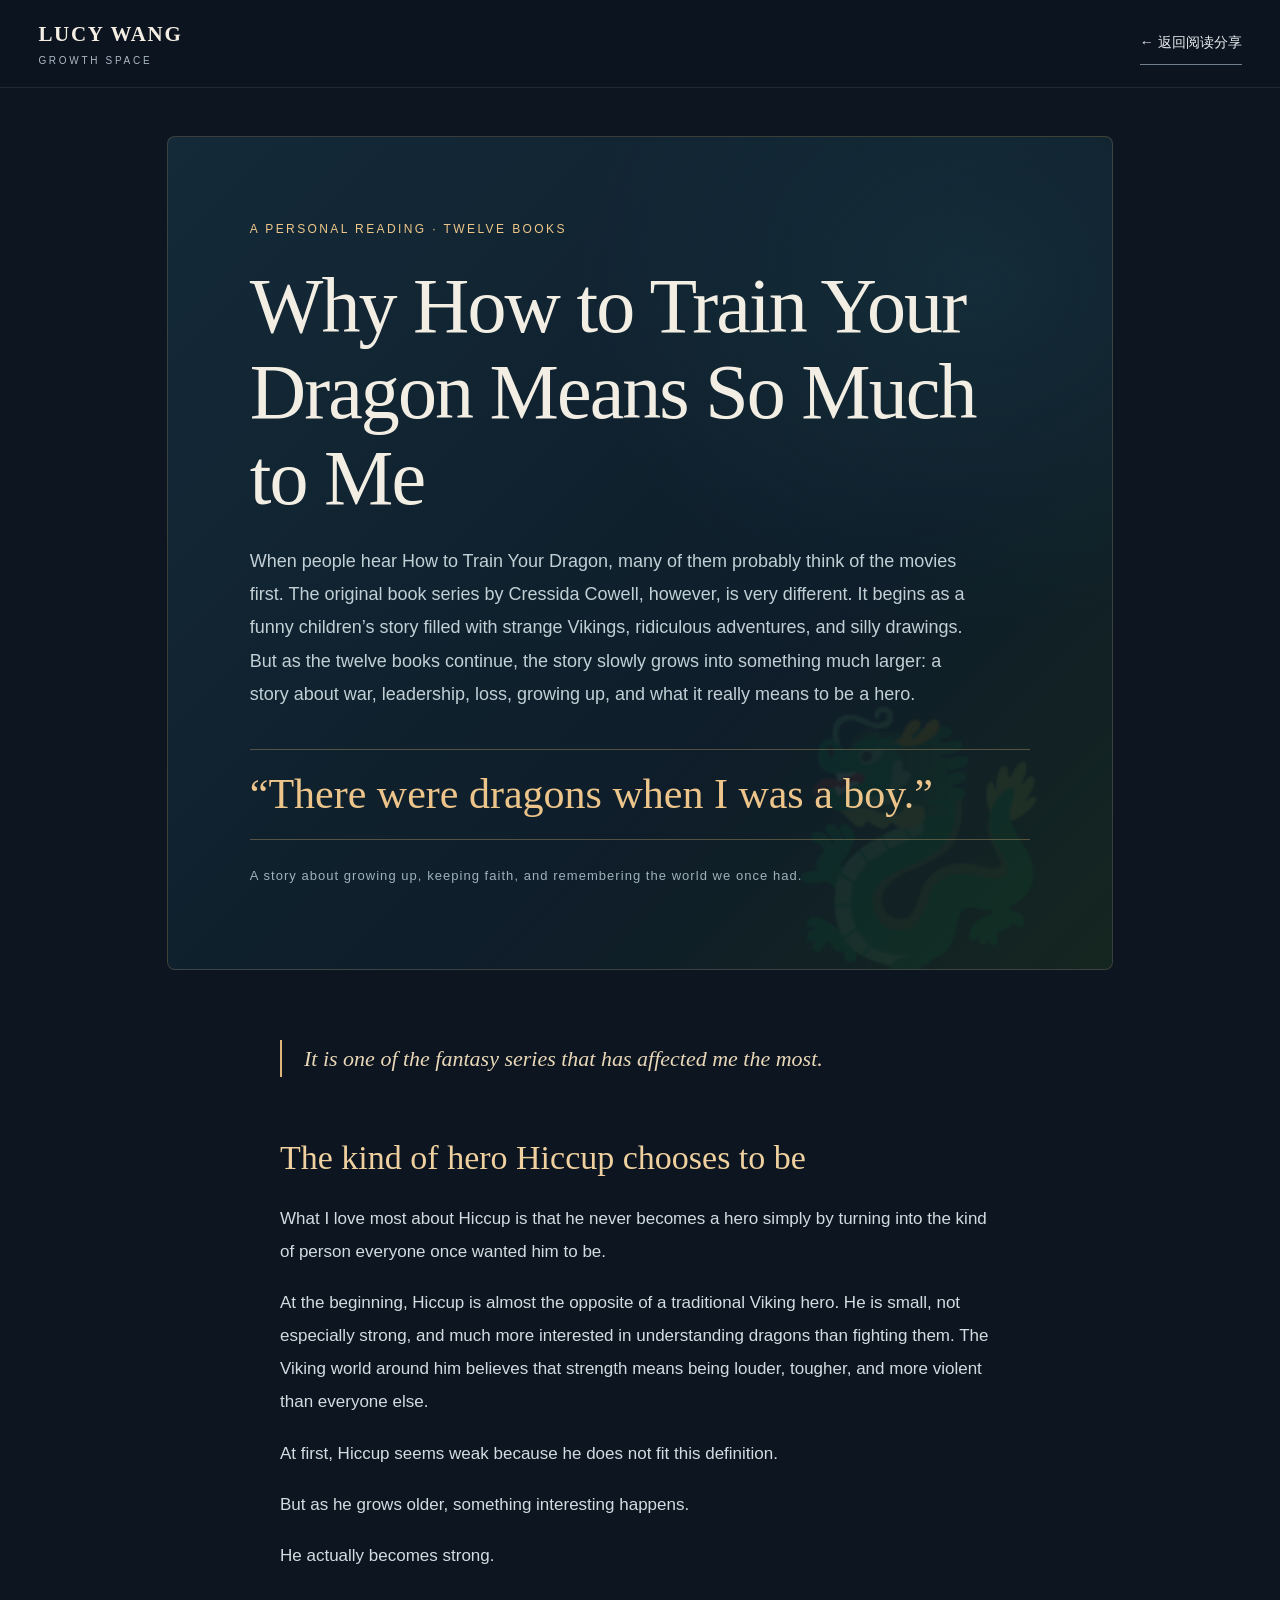
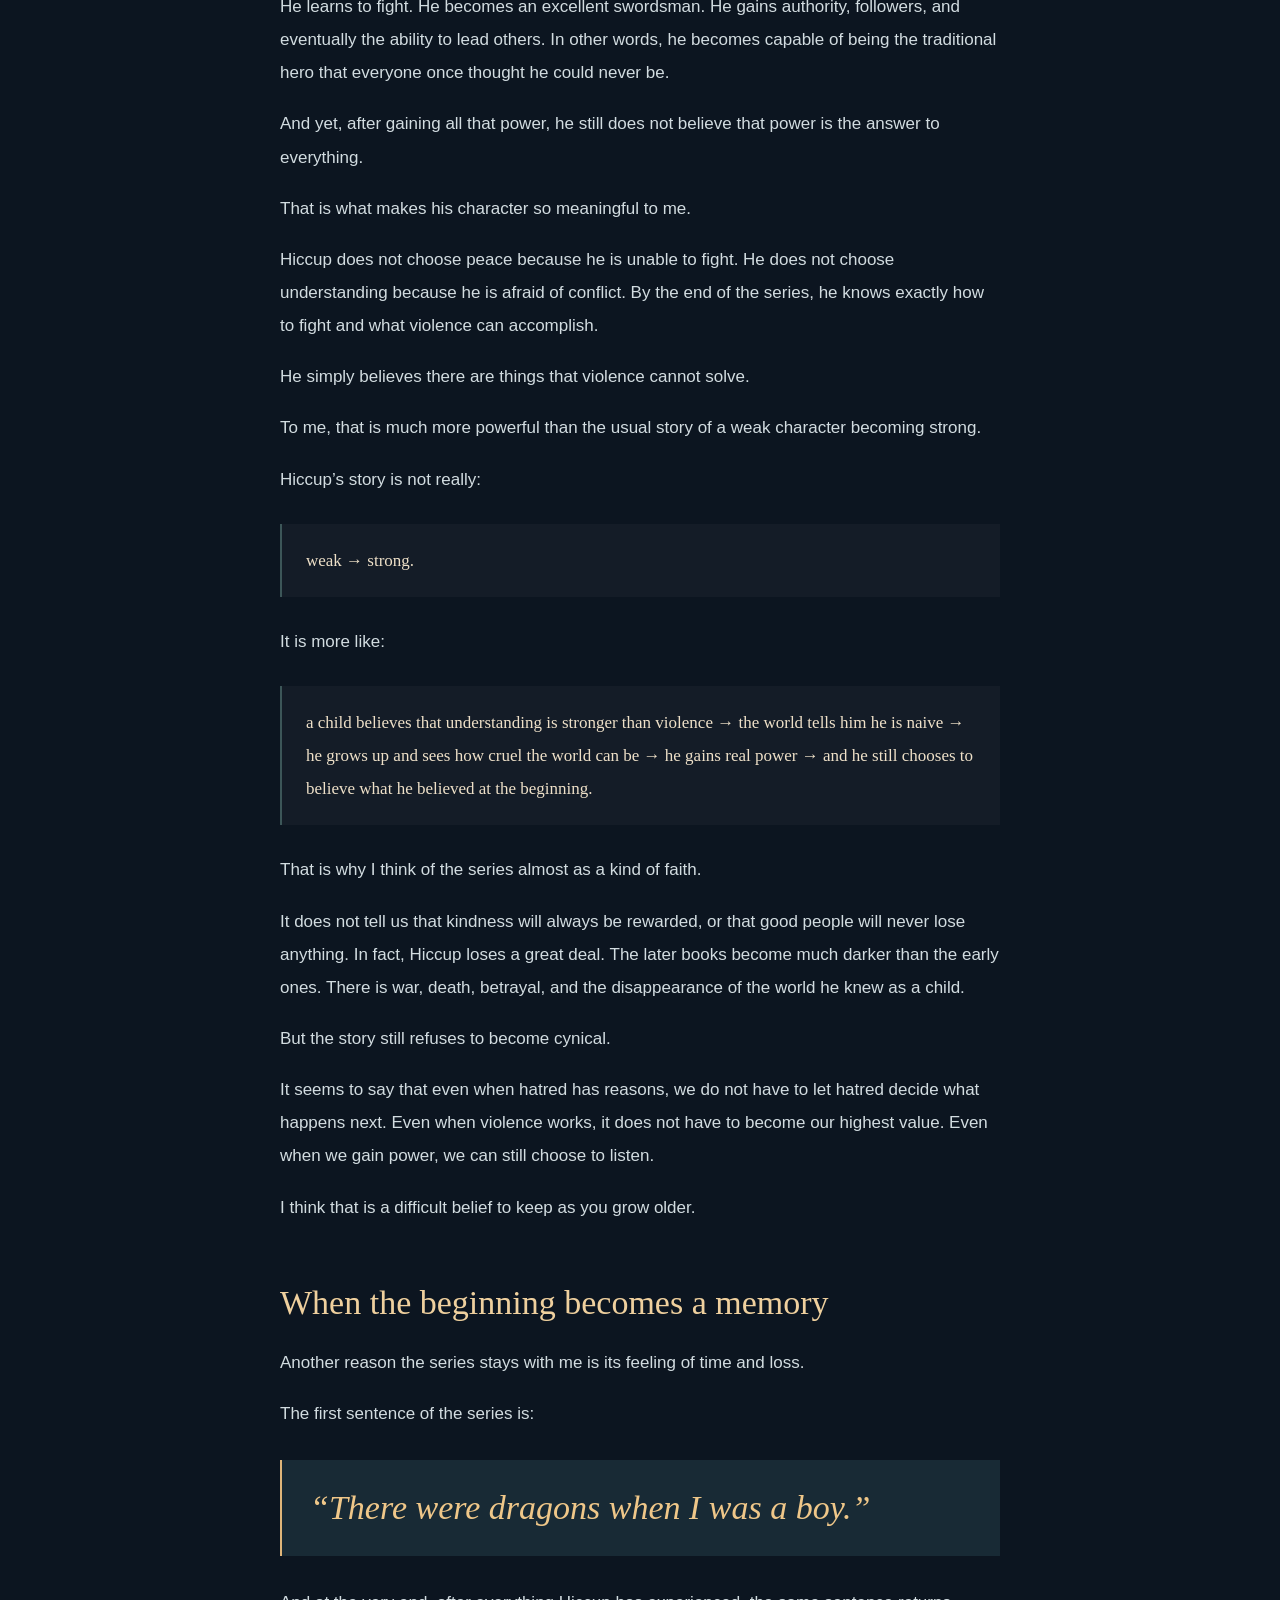
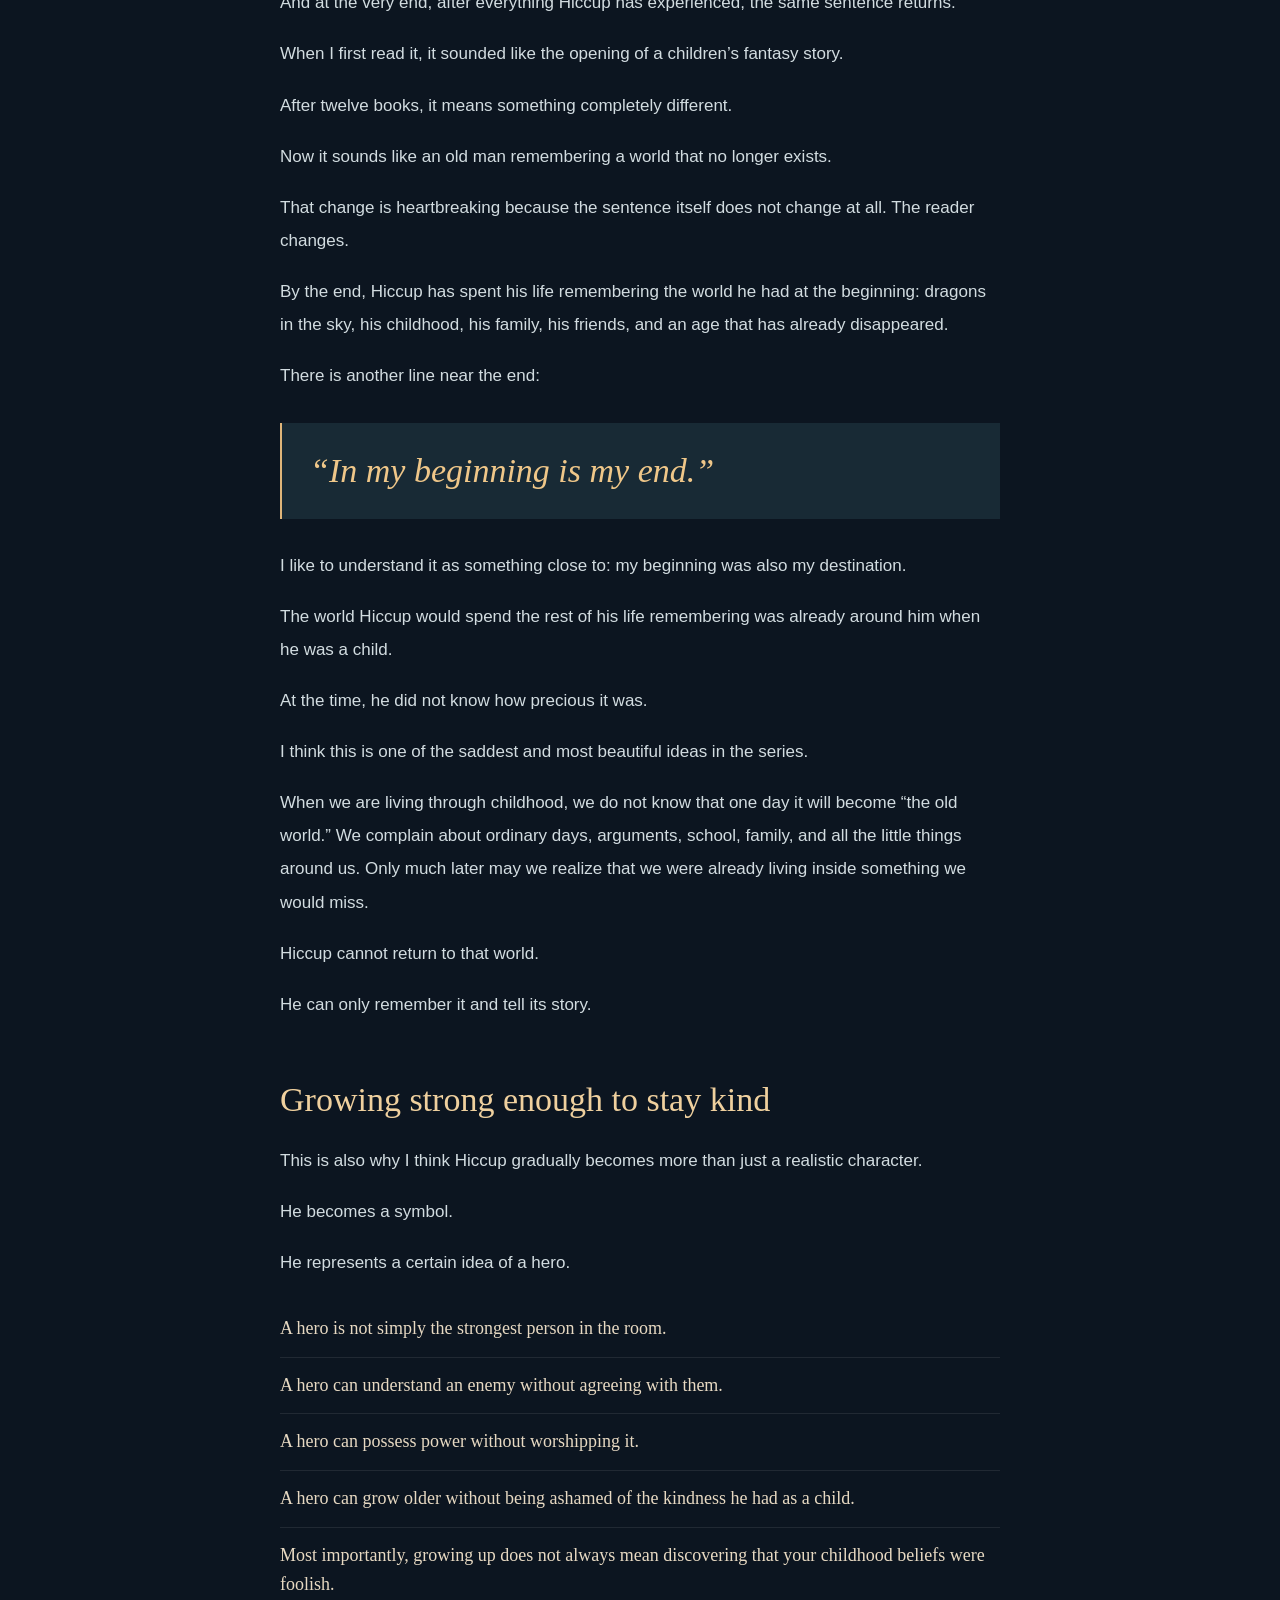
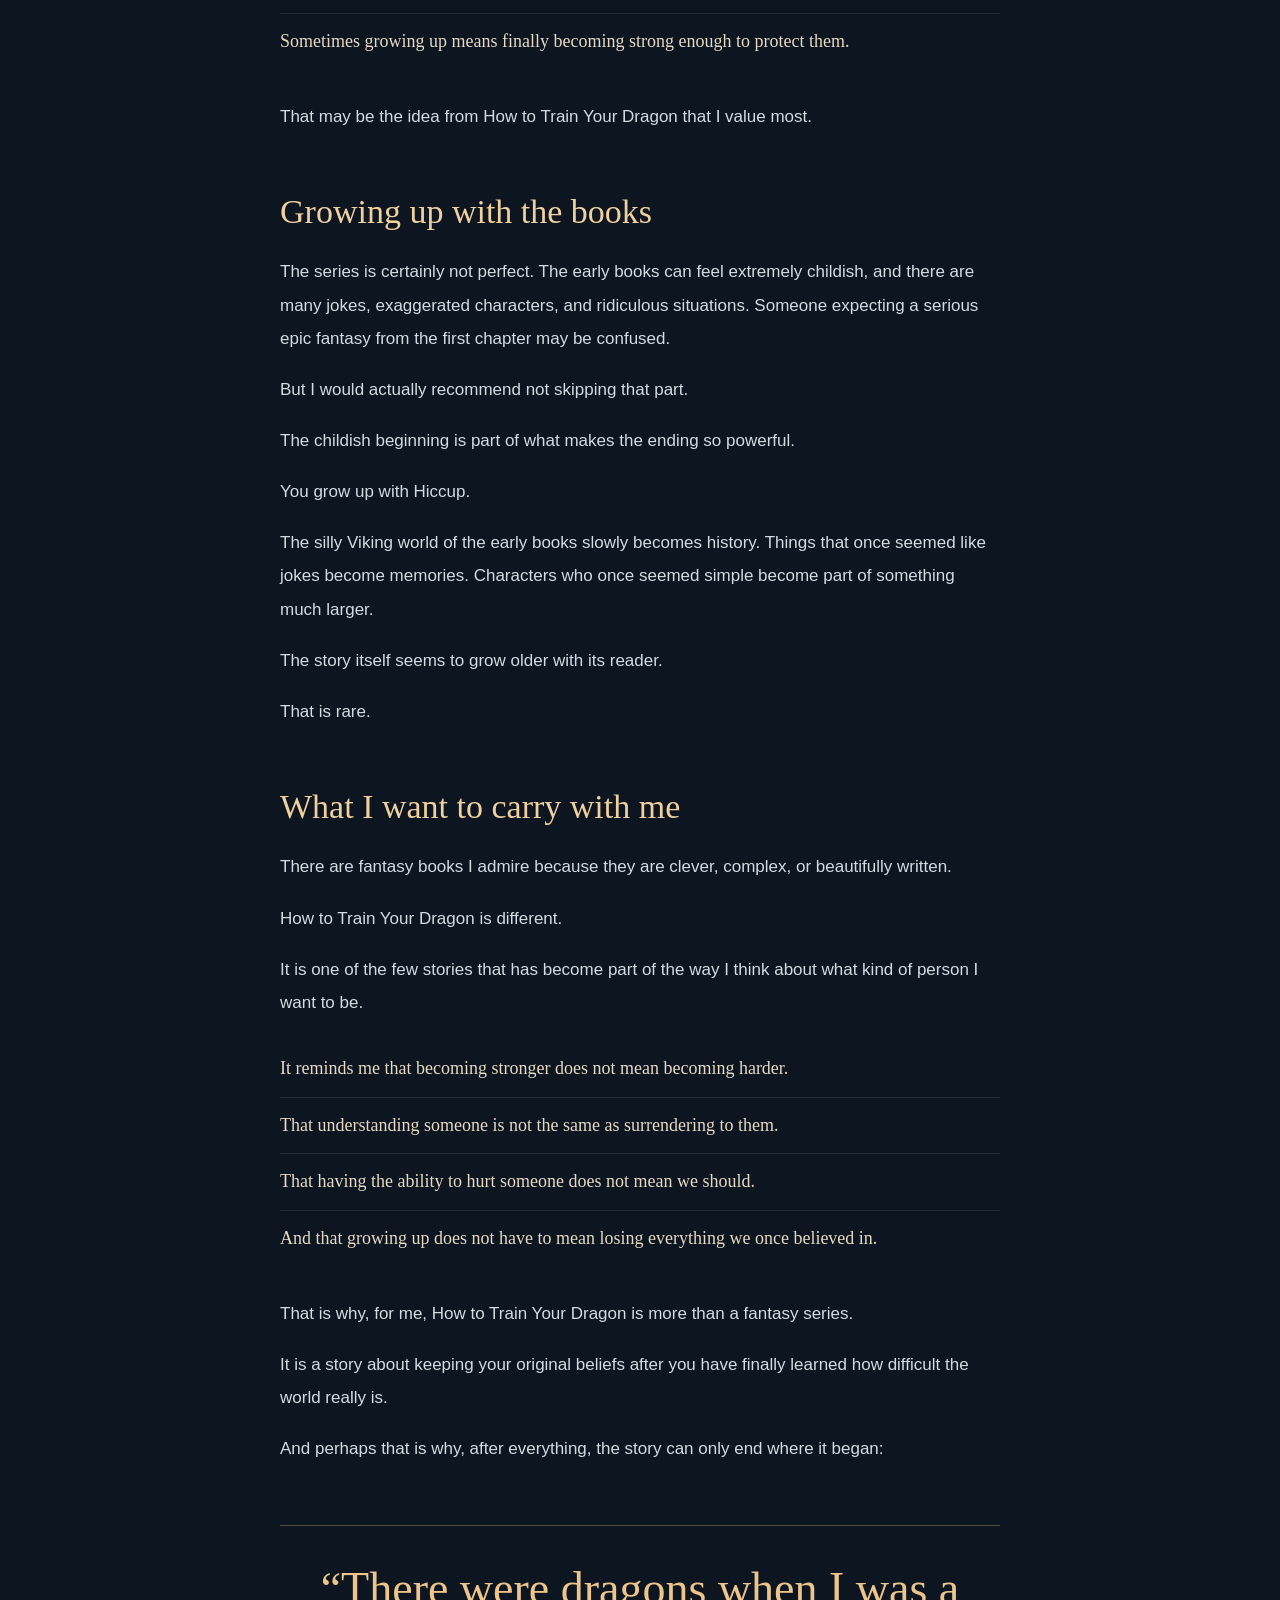
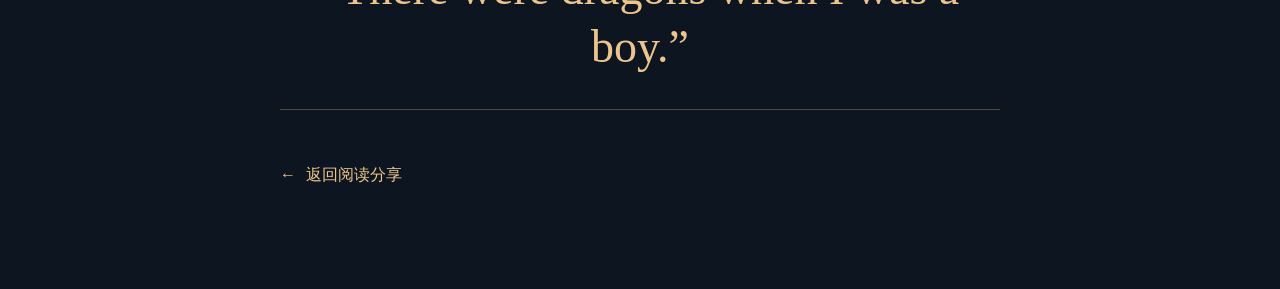
<file: how-to-train-your-dragon.html>
<!doctype html>
<html lang="en">
<head>
  <meta charset="UTF-8">
  <meta name="viewport" content="width=device-width, initial-scale=1">
  <meta name="description" content="Lucy’s personal reflection on Cressida Cowell’s How to Train Your Dragon: growing stronger without losing kindness, and remembering childhood.">
  <title>Why How to Train Your Dragon Means So Much to Me · Lucy Wang</title>
  <link rel="icon" href="favicon.svg">
  <link rel="stylesheet" href="css/style.css">
  <link rel="stylesheet" href="css/redesign.css">
  <link rel="stylesheet" href="css/dragon-reflection.css">
</head>
<body>
  <a class="skip-link" href="#main">Skip to the reflection</a>
  <nav class="navbar dragon-reflection-nav" aria-label="Main navigation">
    <a class="nav-brand" href="index.html">LUCY WANG<small>GROWTH SPACE</small></a>
    <a class="text-link" href="index.html#magic-fantasy">← 返回阅读分享</a>
  </nav>
  <main id="main" class="dragon-reflection-main">
<header class="dragon-reflection-hero"><p class="dragon-reflection-kicker">A PERSONAL READING · TWELVE BOOKS</p><h1>Why How to Train Your Dragon Means So Much to Me</h1><p class="dragon-reflection-deck">When people hear How to Train Your Dragon, many of them probably think of the movies first. The original book series by Cressida Cowell, however, is very different. It begins as a funny children’s story filled with strange Vikings, ridiculous adventures, and silly drawings. But as the twelve books continue, the story slowly grows into something much larger: a story about war, leadership, loss, growing up, and what it really means to be a hero.</p><blockquote>“There were dragons when I was a boy.”</blockquote><p class="dragon-reflection-meta">A story about growing up, keeping faith, and remembering the world we once had.</p></header>
<article class="dragon-reflection-article" aria-label="Personal reflection on the book series">
<aside class="dragon-reflection-intro"><p>It is one of the fantasy series that has affected me the most.</p></aside>
<section class="dragon-reflection-section"><h2>The kind of hero Hiccup chooses to be</h2>
<p>What I love most about Hiccup is that he never becomes a hero simply by turning into the kind of person everyone once wanted him to be.</p>
<p>At the beginning, Hiccup is almost the opposite of a traditional Viking hero. He is small, not especially strong, and much more interested in understanding dragons than fighting them. The Viking world around him believes that strength means being louder, tougher, and more violent than everyone else.</p>
<p>At first, Hiccup seems weak because he does not fit this definition.</p>
<p>But as he grows older, something interesting happens.</p>
<p>He actually becomes strong.</p>
<p>He learns to fight. He becomes an excellent swordsman. He gains authority, followers, and eventually the ability to lead others. In other words, he becomes capable of being the traditional hero that everyone once thought he could never be.</p>
<p>And yet, after gaining all that power, he still does not believe that power is the answer to everything.</p>
<p>That is what makes his character so meaningful to me.</p>
<p>Hiccup does not choose peace because he is unable to fight. He does not choose understanding because he is afraid of conflict. By the end of the series, he knows exactly how to fight and what violence can accomplish.</p>
<p>He simply believes there are things that violence cannot solve.</p>
<p>To me, that is much more powerful than the usual story of a weak character becoming strong.</p>
<p>Hiccup’s story is not really:</p>
<p class="dragon-emphasis">weak → strong.</p>
<p>It is more like:</p>
<p class="dragon-emphasis">a child believes that understanding is stronger than violence → the world tells him he is naive → he grows up and sees how cruel the world can be → he gains real power → and he still chooses to believe what he believed at the beginning.</p>
<p>That is why I think of the series almost as a kind of faith.</p>
<p>It does not tell us that kindness will always be rewarded, or that good people will never lose anything. In fact, Hiccup loses a great deal. The later books become much darker than the early ones. There is war, death, betrayal, and the disappearance of the world he knew as a child.</p>
<p>But the story still refuses to become cynical.</p>
<p>It seems to say that even when hatred has reasons, we do not have to let hatred decide what happens next. Even when violence works, it does not have to become our highest value. Even when we gain power, we can still choose to listen.</p>
<p>I think that is a difficult belief to keep as you grow older.</p>
</section>
<section class="dragon-reflection-section"><h2>When the beginning becomes a memory</h2>
<p>Another reason the series stays with me is its feeling of time and loss.</p>
<p>The first sentence of the series is:</p>
<blockquote class="dragon-reflection-quote">“There were dragons when I was a boy.”</blockquote>
<p>And at the very end, after everything Hiccup has experienced, the same sentence returns.</p>
<p>When I first read it, it sounded like the opening of a children’s fantasy story.</p>
<p>After twelve books, it means something completely different.</p>
<p>Now it sounds like an old man remembering a world that no longer exists.</p>
<p>That change is heartbreaking because the sentence itself does not change at all. The reader changes.</p>
<p>By the end, Hiccup has spent his life remembering the world he had at the beginning: dragons in the sky, his childhood, his family, his friends, and an age that has already disappeared.</p>
<p>There is another line near the end:</p>
<blockquote class="dragon-reflection-quote">“In my beginning is my end.”</blockquote>
<p>I like to understand it as something close to: my beginning was also my destination.</p>
<p>The world Hiccup would spend the rest of his life remembering was already around him when he was a child.</p>
<p>At the time, he did not know how precious it was.</p>
<p>I think this is one of the saddest and most beautiful ideas in the series.</p>
<p>When we are living through childhood, we do not know that one day it will become “the old world.” We complain about ordinary days, arguments, school, family, and all the little things around us. Only much later may we realize that we were already living inside something we would miss.</p>
<p>Hiccup cannot return to that world.</p>
<p>He can only remember it and tell its story.</p>
</section>
<section class="dragon-reflection-section"><h2>Growing strong enough to stay kind</h2>
<p>This is also why I think Hiccup gradually becomes more than just a realistic character.</p>
<p>He becomes a symbol.</p>
<p>He represents a certain idea of a hero.</p>
<ul class="dragon-reflection-list">
<li>A hero is not simply the strongest person in the room.</li>
<li>A hero can understand an enemy without agreeing with them.</li>
<li>A hero can possess power without worshipping it.</li>
<li>A hero can grow older without being ashamed of the kindness he had as a child.</li>
<li>Most importantly, growing up does not always mean discovering that your childhood beliefs were foolish.</li>
<li>Sometimes growing up means finally becoming strong enough to protect them.</li>
</ul>
<p>That may be the idea from How to Train Your Dragon that I value most.</p>
</section>
<section class="dragon-reflection-section"><h2>Growing up with the books</h2>
<p>The series is certainly not perfect. The early books can feel extremely childish, and there are many jokes, exaggerated characters, and ridiculous situations. Someone expecting a serious epic fantasy from the first chapter may be confused.</p>
<p>But I would actually recommend not skipping that part.</p>
<p>The childish beginning is part of what makes the ending so powerful.</p>
<p>You grow up with Hiccup.</p>
<p>The silly Viking world of the early books slowly becomes history. Things that once seemed like jokes become memories. Characters who once seemed simple become part of something much larger.</p>
<p>The story itself seems to grow older with its reader.</p>
<p>That is rare.</p>
</section>
<section class="dragon-reflection-section"><h2>What I want to carry with me</h2>
<p>There are fantasy books I admire because they are clever, complex, or beautifully written.</p>
<p>How to Train Your Dragon is different.</p>
<p>It is one of the few stories that has become part of the way I think about what kind of person I want to be.</p>
<ul class="dragon-reflection-list">
<li>It reminds me that becoming stronger does not mean becoming harder.</li>
<li>That understanding someone is not the same as surrendering to them.</li>
<li>That having the ability to hurt someone does not mean we should.</li>
<li>And that growing up does not have to mean losing everything we once believed in.</li>
</ul>
<p>That is why, for me, How to Train Your Dragon is more than a fantasy series.</p>
<p>It is a story about keeping your original beliefs after you have finally learned how difficult the world really is.</p>
<p>And perhaps that is why, after everything, the story can only end where it began:</p>
</section>
<blockquote class="dragon-reflection-ending">“There were dragons when I was a boy.”</blockquote>
<a class="dragon-reflection-back" href="index.html#magic-fantasy">← <span>返回阅读分享</span></a></article>
  </main>
</body>
</html>
</file>
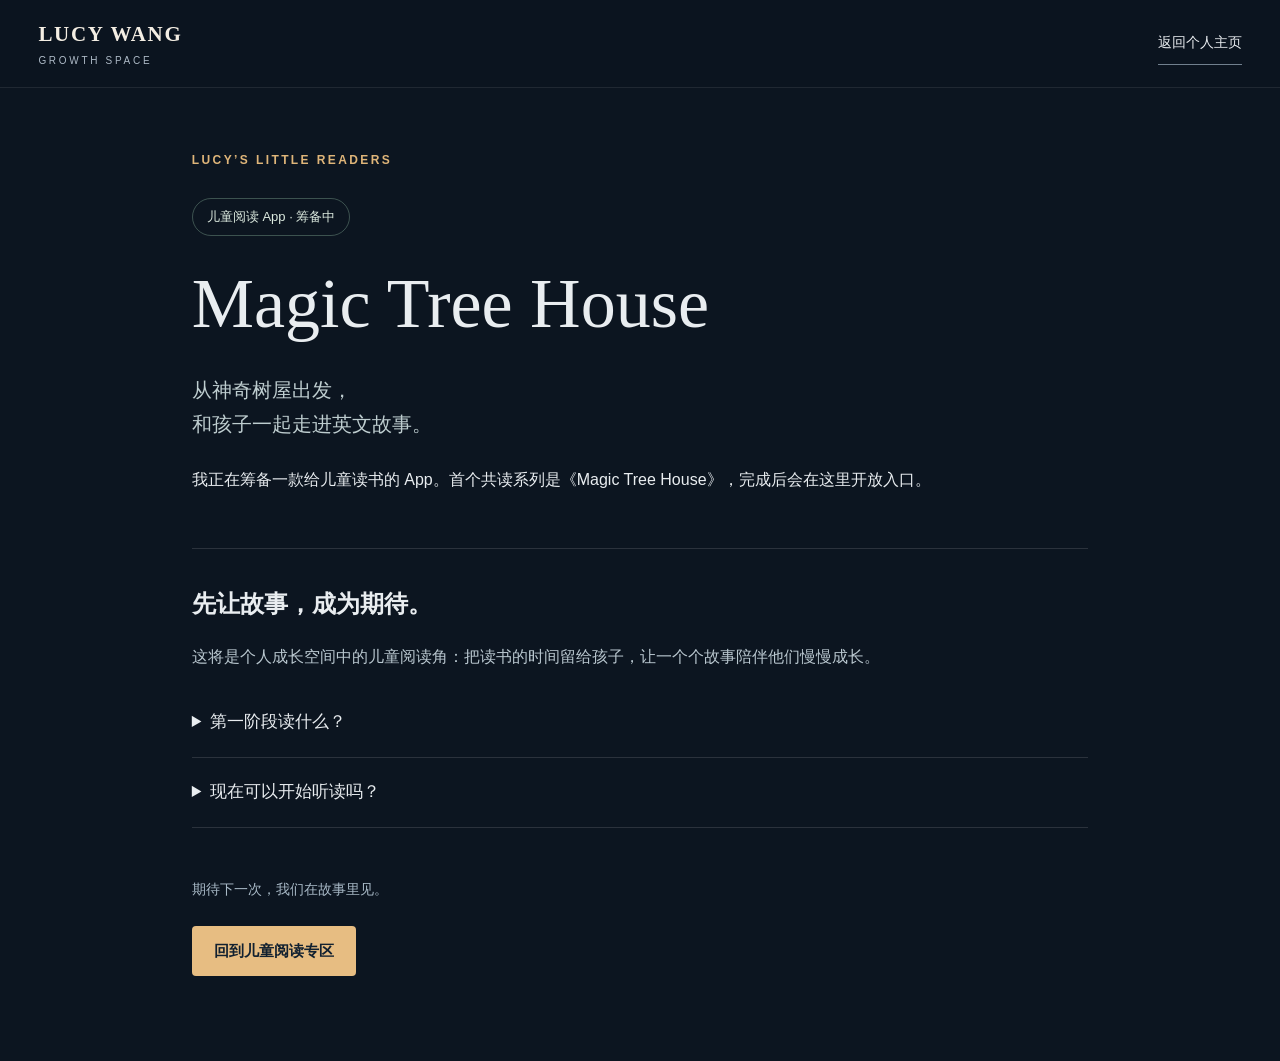
<file: reading-app.html>
<!doctype html><html lang="zh-CN"><head><meta charset="UTF-8"><meta name="viewport" content="width=device-width,initial-scale=1"><title>儿童阅读计划 · Lucy Wang</title><link rel="stylesheet" href="css/style.css"><link rel="stylesheet" href="css/redesign.css"><link rel="icon" href="favicon.svg"></head><body><nav class="navbar" aria-label="主导航"><a class="nav-brand" href="index.html">LUCY WANG<small>GROWTH SPACE</small></a><a class="text-link" href="index.html#kids-reading">返回个人主页</a></nav><main class="app-page"><p class="eyebrow">LUCY’S LITTLE READERS</p><span class="status">儿童阅读 App · 筹备中</span><h1>Magic Tree House</h1><p class="lead">从神奇树屋出发，<br>和孩子一起走进英文故事。</p><p data-app-status>我正在筹备一款给儿童读书的 App。首个共读系列是《Magic Tree House》，完成后会在这里开放入口。</p><div class="app-description"><h2>先让故事，成为期待。</h2><p>这将是个人成长空间中的儿童阅读角：把读书的时间留给孩子，让一个个故事陪伴他们慢慢成长。</p><details><summary>第一阶段读什么？</summary><p>先从《Magic Tree House》（神奇树屋）系列开始。具体篇目和阅读安排会随 App 上线一起公布。</p></details><details data-pending-faq><summary>现在可以开始听读吗？</summary><p>目前还在筹备中，尚未开放正文与音频。App 上线后，可以从个人主页的儿童阅读专区直接进入。</p></details></div><p class="app-footer">期待下一次，我们在故事里见。</p><a class="button primary" data-app-launch href="index.html#kids-reading">回到儿童阅读专区</a></main><script src="js/config.js"></script><script src="js/main.js"></script></body></html>
</file>
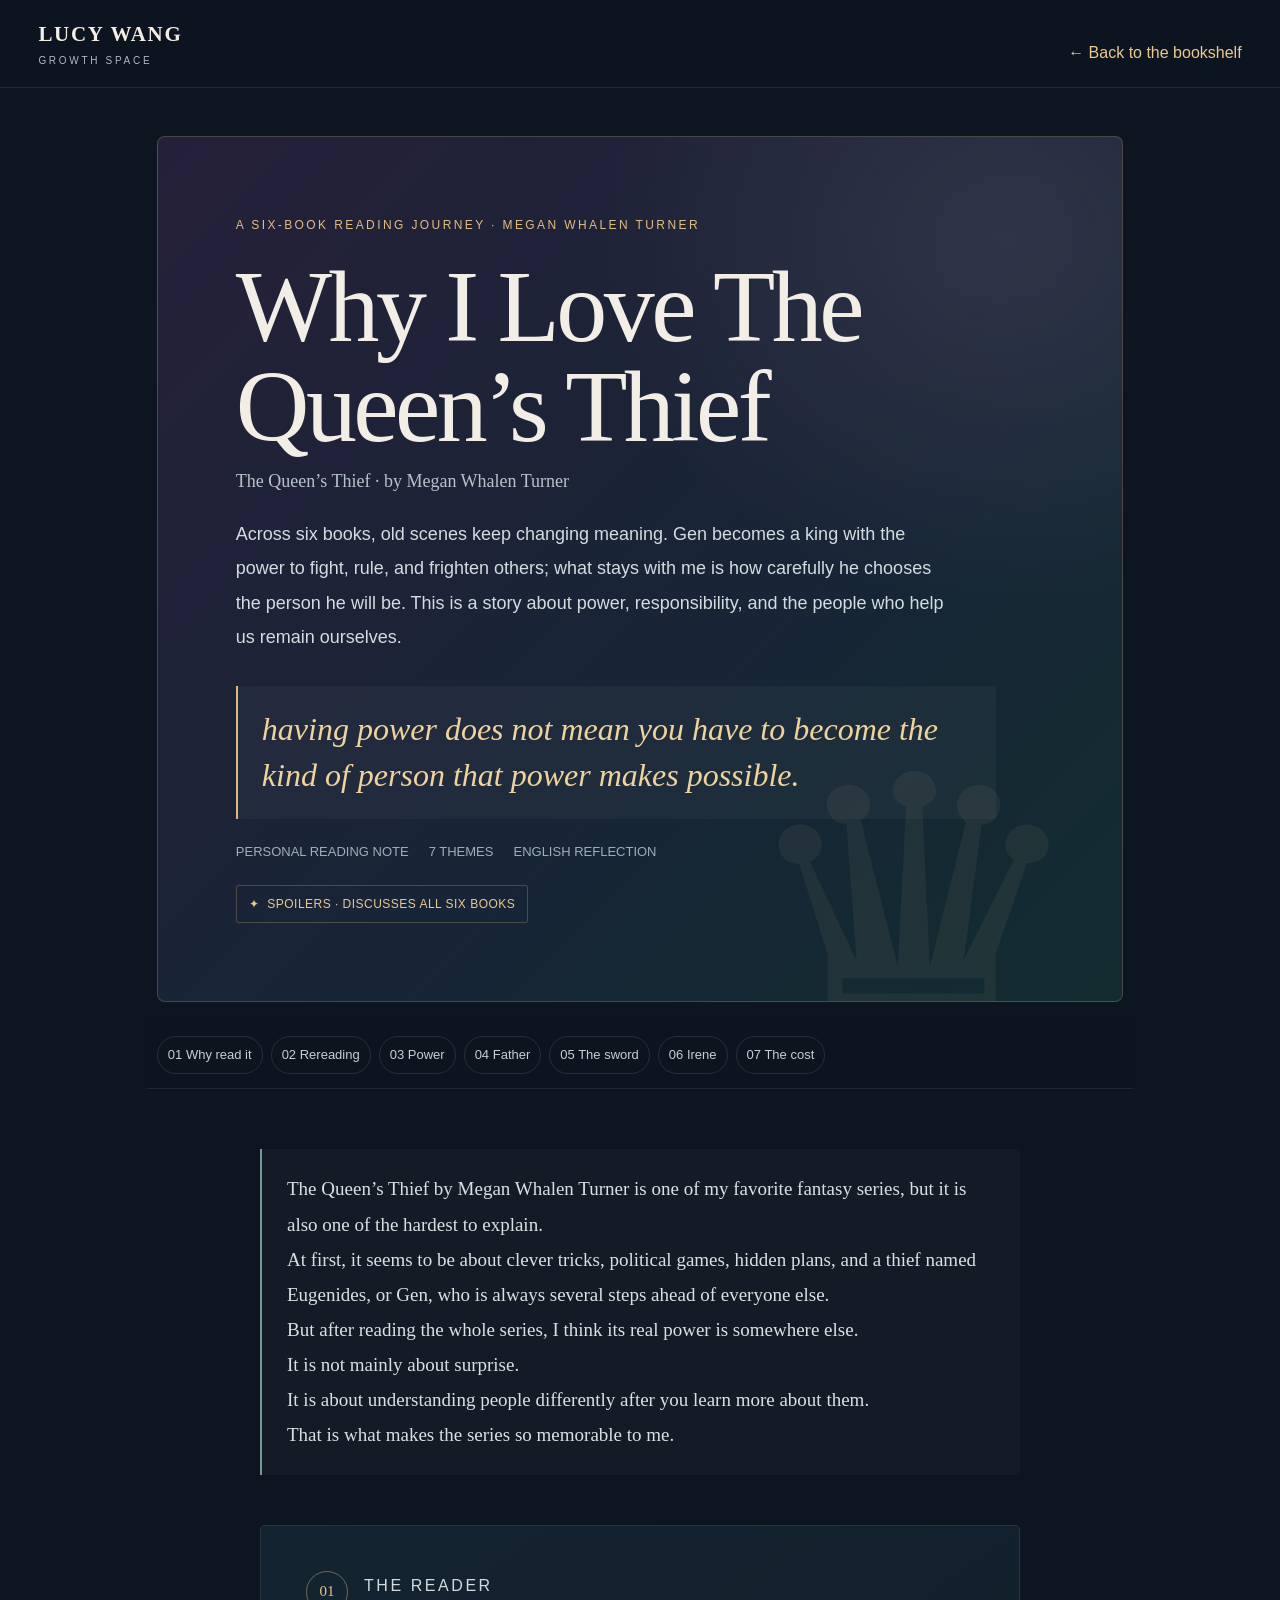
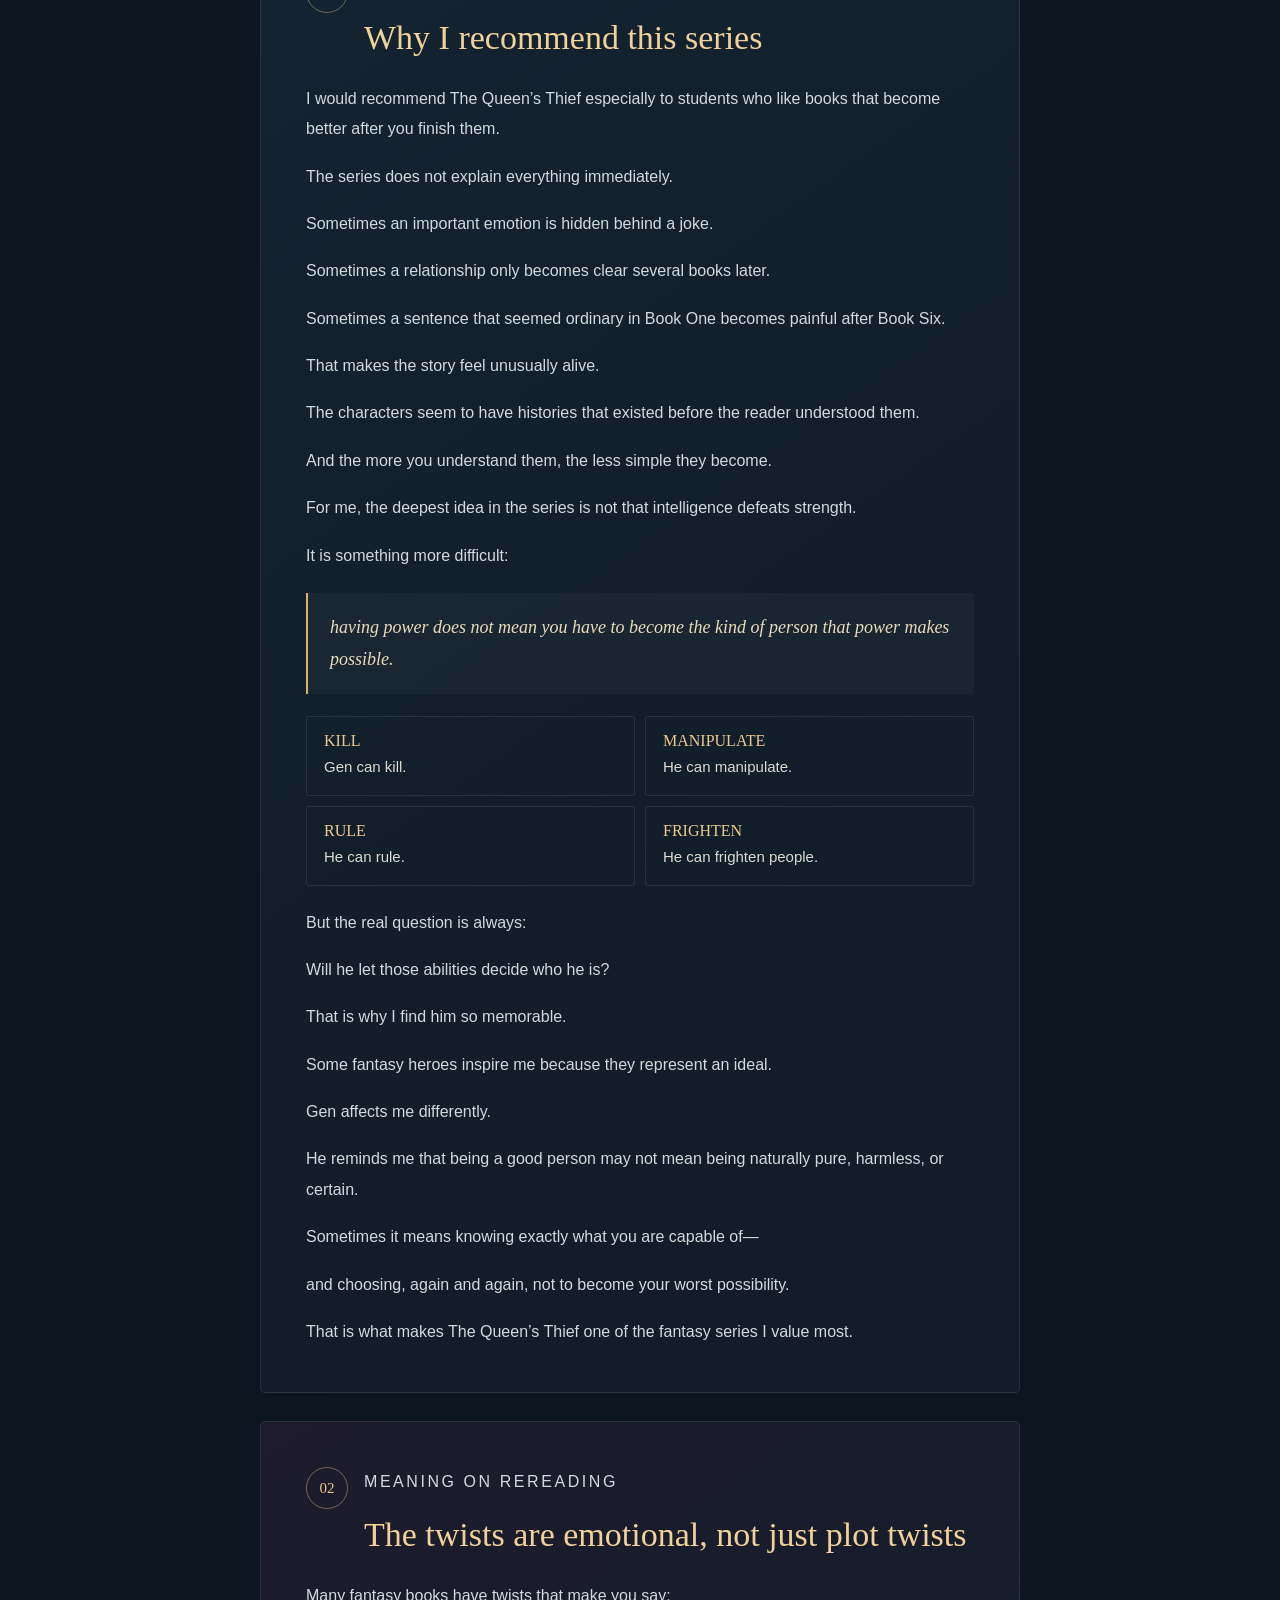
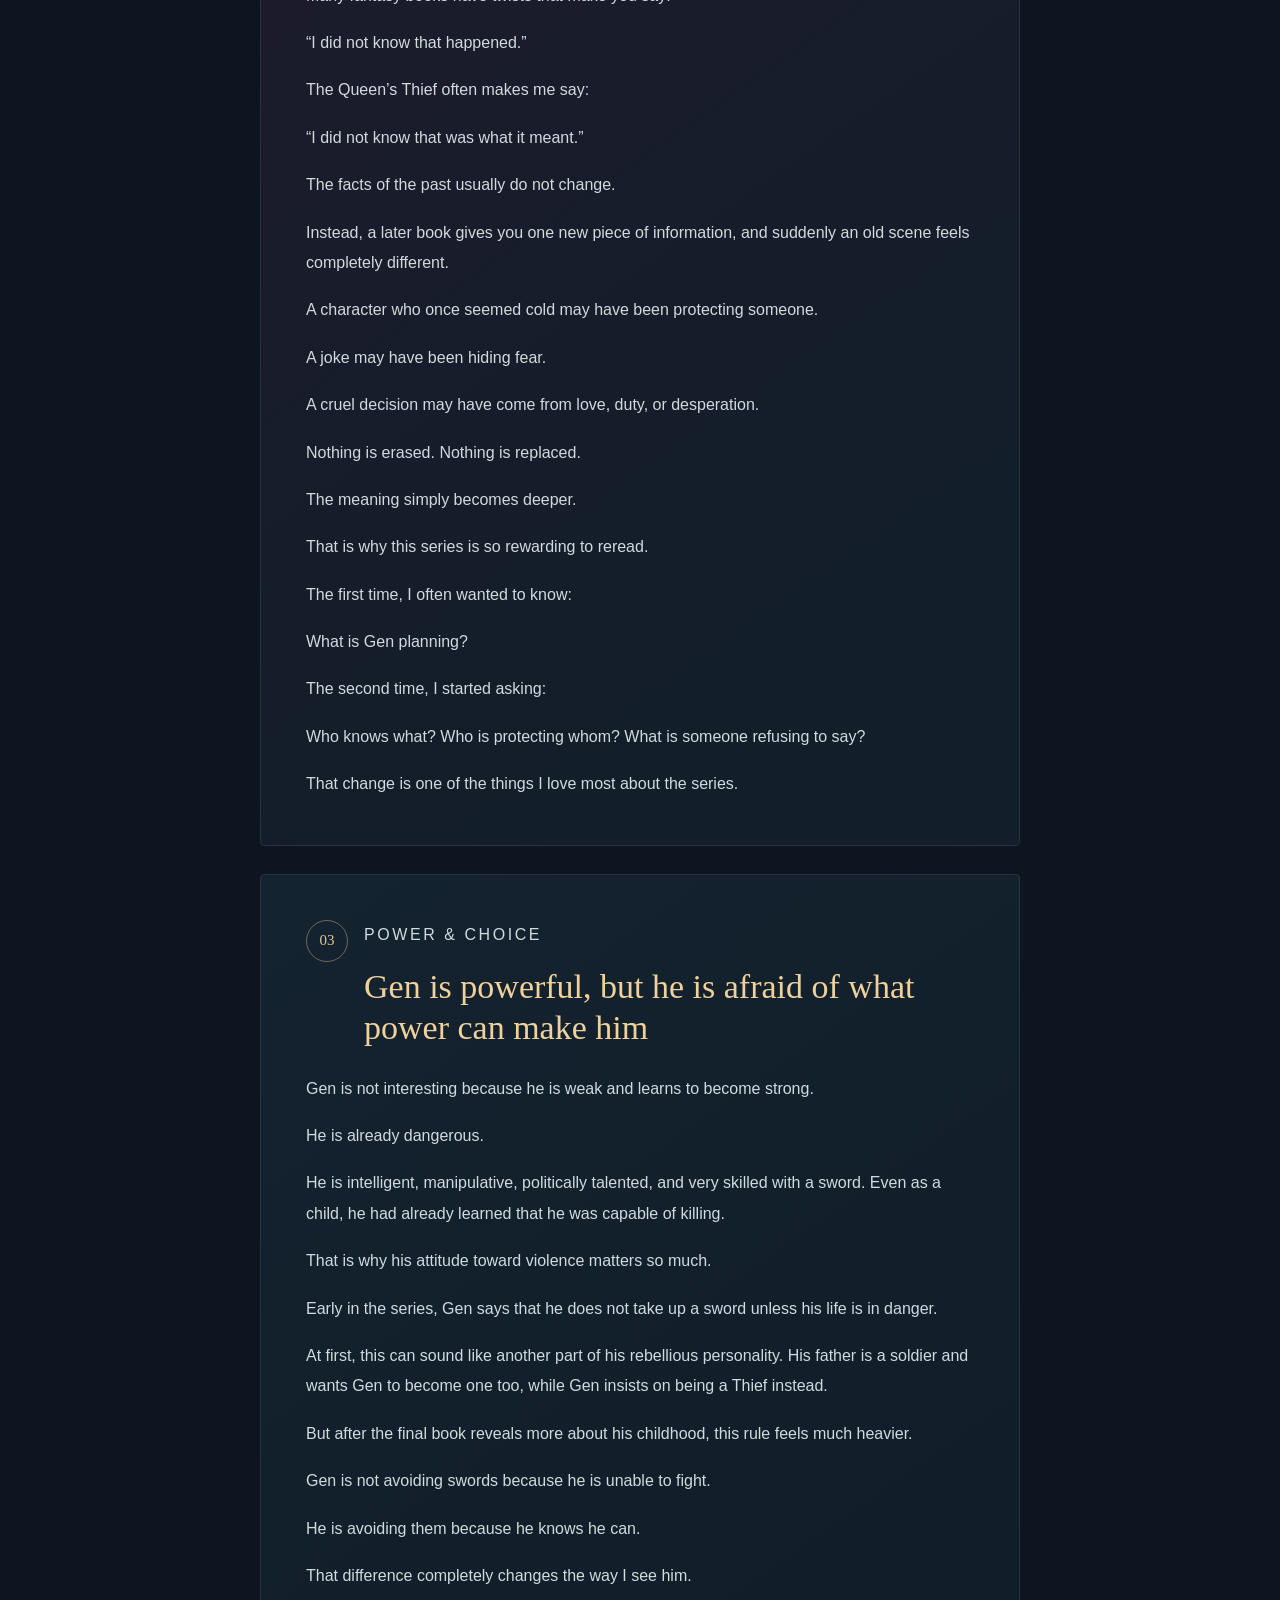
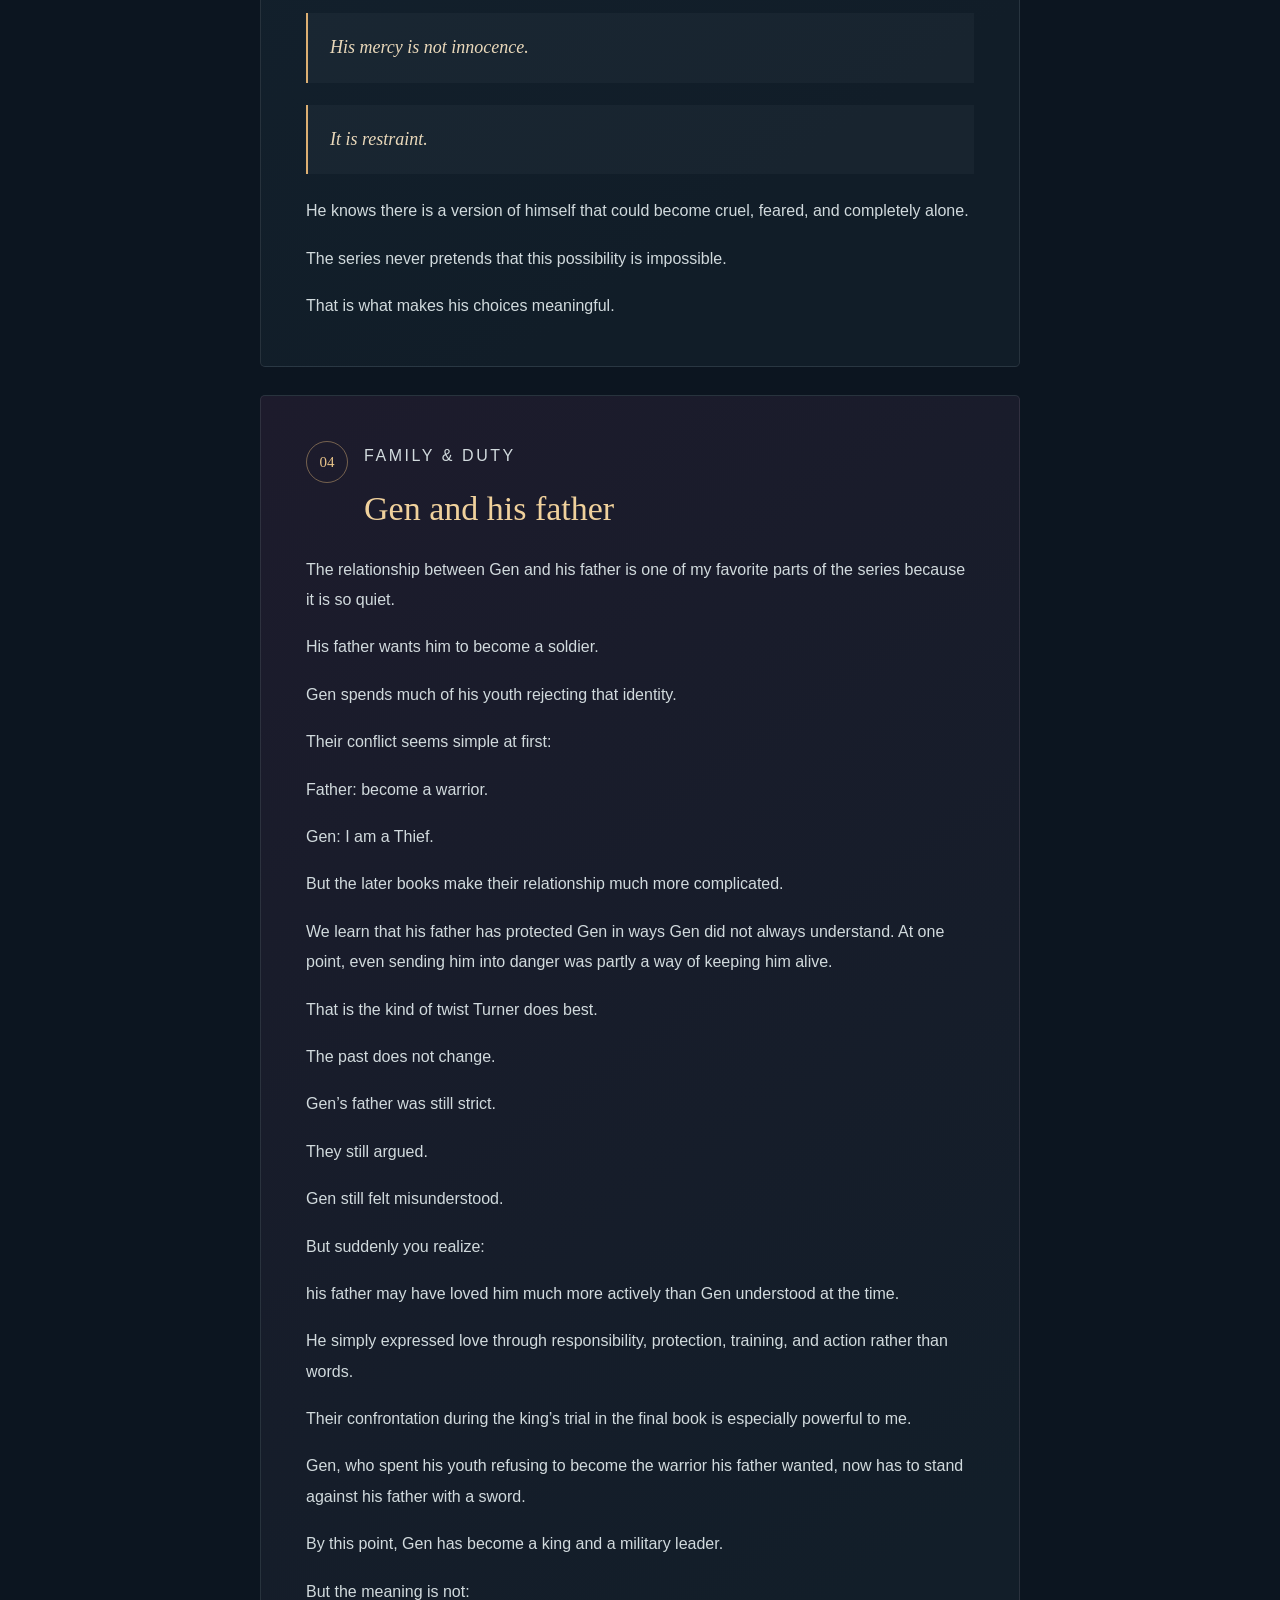
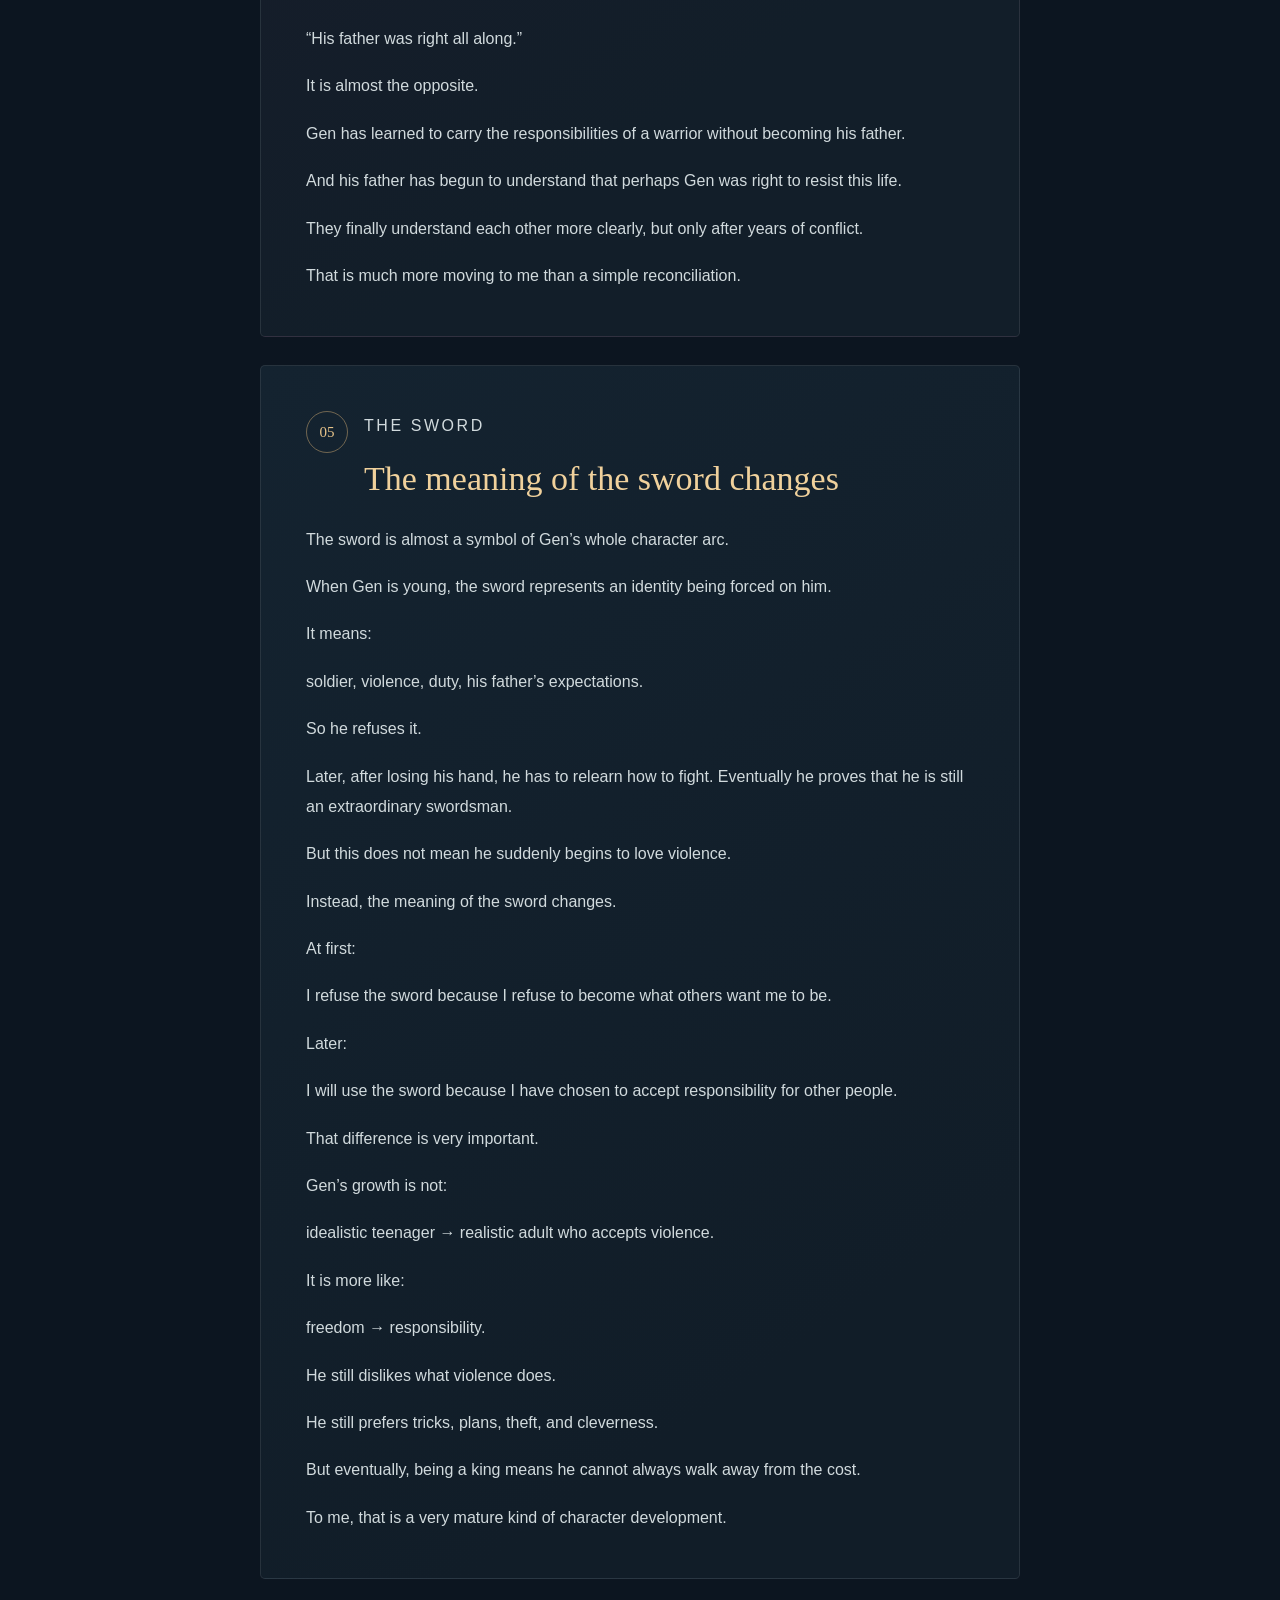
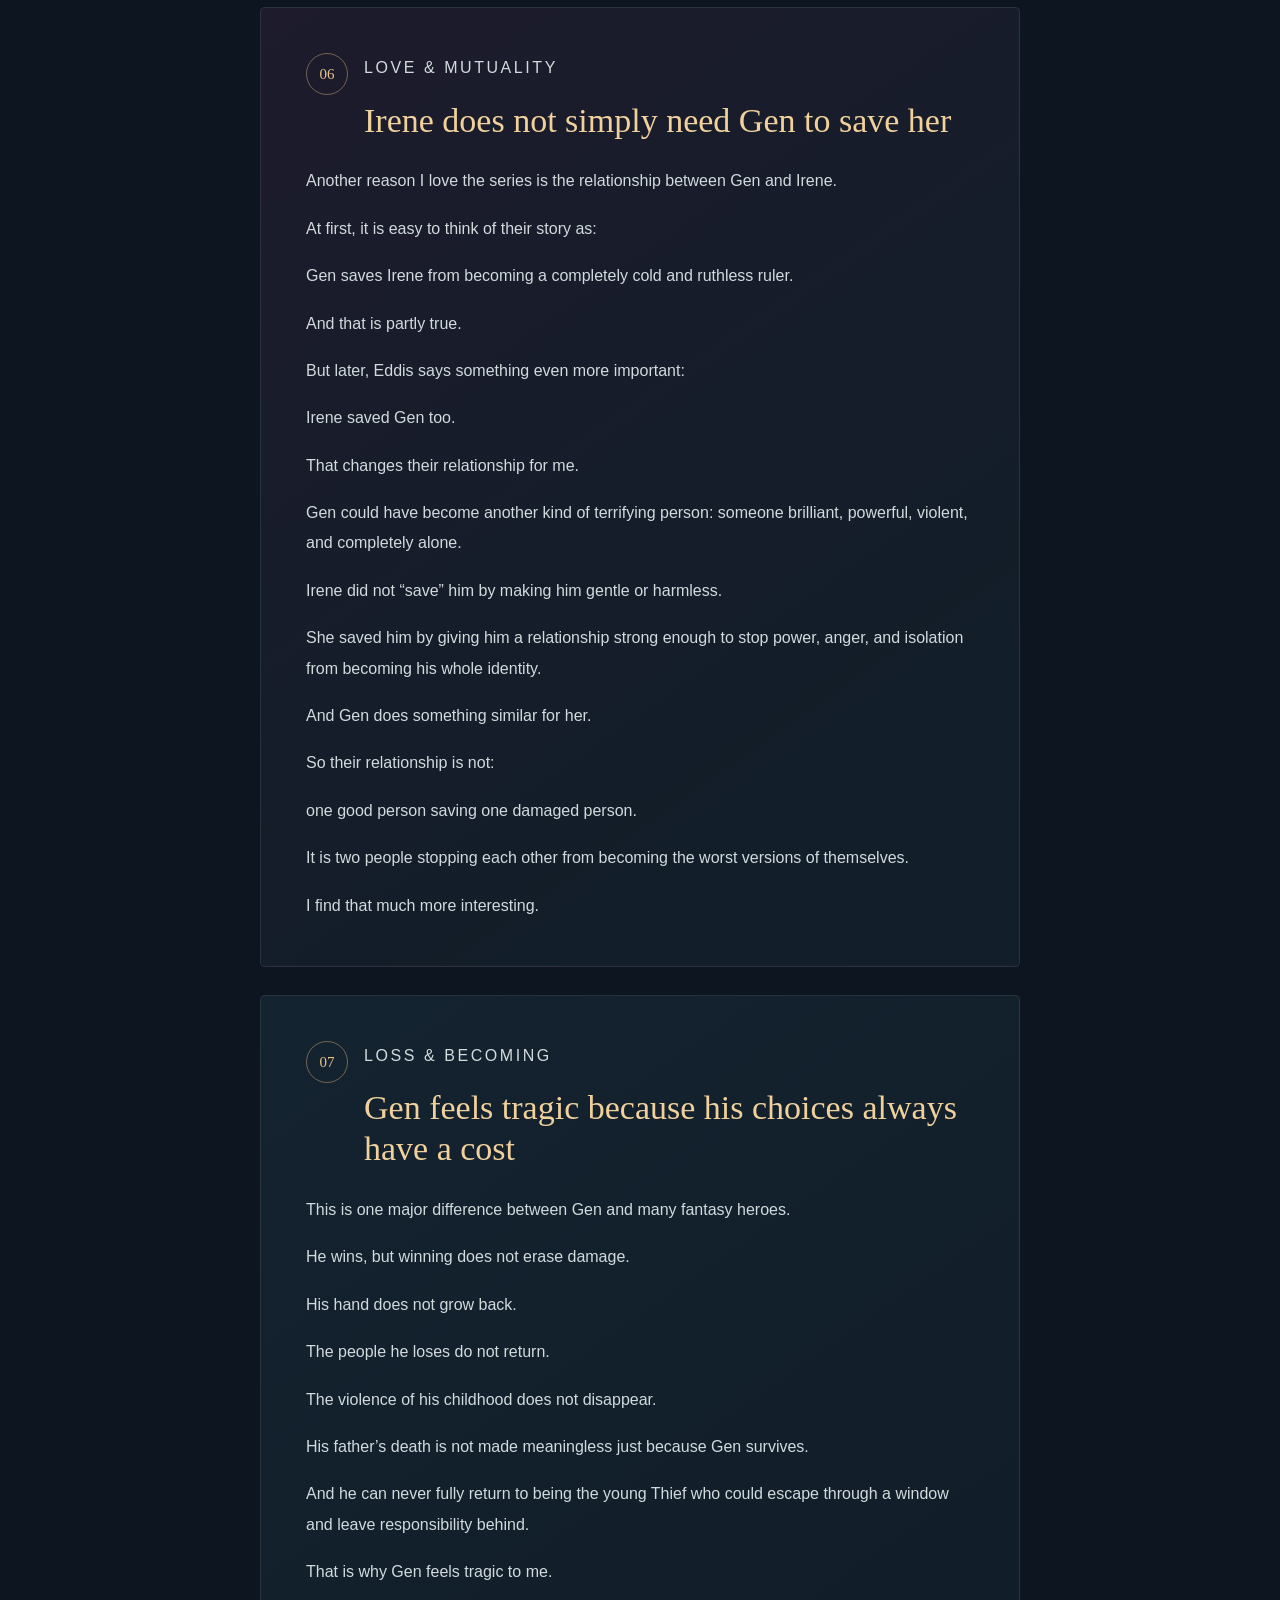
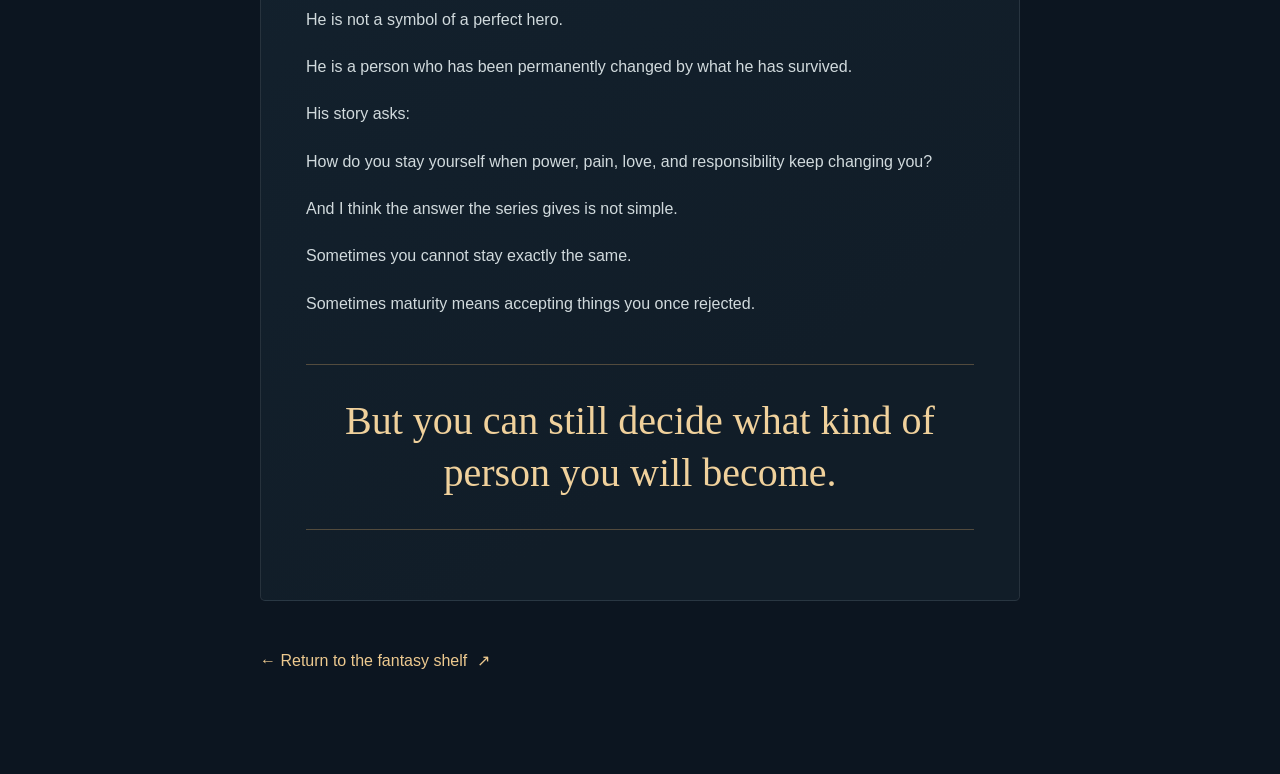
<file: the-queens-thief.html>
<!DOCTYPE html>
<html lang="en">
<head>
  <meta charset="UTF-8">
  <meta name="viewport" content="width=device-width, initial-scale=1.0">
  <title>Why I Love The Queen’s Thief · Lucy Wang</title>
  <meta name="description" content="A personal reflection on Megan Whalen Turner’s The Queen’s Thief: power, responsibility, rereading, loss, and choosing who to become.">
  <link rel="icon" href="favicon.svg">
  <link rel="stylesheet" href="css/style.css">
  <link rel="stylesheet" href="css/redesign.css">
  <link rel="stylesheet" href="css/queen-thief.css">
</head>
<body>
  <a class="skip-link" href="#article">Skip to reflection</a>
  <nav class="navbar queen-thief-nav" aria-label="Site navigation"><a class="nav-brand" href="index.html">LUCY WANG<small>GROWTH SPACE</small></a><a class="queen-back" href="index.html#magic-fantasy">← Back to the bookshelf</a></nav>
  <main class="queen-thief-main" id="article">
    <header class="queen-hero">
      <p class="queen-kicker">A SIX-BOOK READING JOURNEY · MEGAN WHALEN TURNER</p>
      <h1>Why I Love The Queen’s Thief</h1>
      <p class="queen-author">The Queen’s Thief · by Megan Whalen Turner</p>
      <p class="queen-deck">Across six books, old scenes keep changing meaning. Gen becomes a king with the power to fight, rule, and frighten others; what stays with me is how carefully he chooses the person he will be. This is a story about power, responsibility, and the people who help us remain ourselves.</p>
      <blockquote>having power does not mean you have to become the kind of person that power makes possible.</blockquote>
      <div class="queen-meta"><span>PERSONAL READING NOTE</span><span>7 THEMES</span><span>ENGLISH REFLECTION</span></div>
      <p class="queen-spoiler"><span aria-hidden="true">✦</span> SPOILERS · DISCUSSES ALL SIX BOOKS</p>
    </header>
    <nav class="queen-toc" aria-label="Jump to a theme"><a href="#recommend"><span>01</span> Why read it</a><a href="#twists"><span>02</span> Rereading</a><a href="#power"><span>03</span> Power</a><a href="#father"><span>04</span> Father</a><a href="#sword"><span>05</span> The sword</a><a href="#irene"><span>06</span> Irene</a><a href="#cost"><span>07</span> The cost</a></nav>
    <article class="queen-article">
      <div class="queen-opening"><p>The Queen’s Thief by Megan Whalen Turner is one of my favorite fantasy series, but it is also one of the hardest to explain.</p><p>At first, it seems to be about clever tricks, political games, hidden plans, and a thief named Eugenides, or Gen, who is always several steps ahead of everyone else.</p><p>But after reading the whole series, I think its real power is somewhere else.</p><p>It is not mainly about surprise.</p><p>It is about understanding people differently after you learn more about them.</p><p>That is what makes the series so memorable to me.</p></div>
      <section class="queen-module" id="recommend" aria-labelledby="recommend-title">
      <header class="queen-module-heading"><span class="queen-module-number">01</span><div><p class="queen-module-label">THE READER</p><h2 id="recommend-title">Why I recommend this series</h2></div></header>
      <p>I would recommend The Queen’s Thief especially to students who like books that become better after you finish them.</p><p>The series does not explain everything immediately.</p><p>Sometimes an important emotion is hidden behind a joke.</p><p>Sometimes a relationship only becomes clear several books later.</p><p>Sometimes a sentence that seemed ordinary in Book One becomes painful after Book Six.</p><p>That makes the story feel unusually alive.</p><p>The characters seem to have histories that existed before the reader understood them.</p><p>And the more you understand them, the less simple they become.</p><p>For me, the deepest idea in the series is not that intelligence defeats strength.</p><p>It is something more difficult:</p><blockquote class="queen-insight">having power does not mean you have to become the kind of person that power makes possible.</blockquote><div class="queen-beats"><div class="queen-beat"><strong>KILL</strong>Gen can kill.</div><div class="queen-beat"><strong>MANIPULATE</strong>He can manipulate.</div><div class="queen-beat"><strong>RULE</strong>He can rule.</div><div class="queen-beat"><strong>FRIGHTEN</strong>He can frighten people.</div></div><p>But the real question is always:</p><p>Will he let those abilities decide who he is?</p><p>That is why I find him so memorable.</p><p>Some fantasy heroes inspire me because they represent an ideal.</p><p>Gen affects me differently.</p><p>He reminds me that being a good person may not mean being naturally pure, harmless, or certain.</p><p>Sometimes it means knowing exactly what you are capable of—</p><p>and choosing, again and again, not to become your worst possibility.</p><p>That is what makes The Queen’s Thief one of the fantasy series I value most.</p>
    </section><section class="queen-module" id="twists" aria-labelledby="twists-title">
      <header class="queen-module-heading"><span class="queen-module-number">02</span><div><p class="queen-module-label">MEANING ON REREADING</p><h2 id="twists-title">The twists are emotional, not just plot twists</h2></div></header>
      <p>Many fantasy books have twists that make you say:</p><p>“I did not know that happened.”</p><p>The Queen’s Thief often makes me say:</p><p>“I did not know that was what it meant.”</p><p>The facts of the past usually do not change.</p><p>Instead, a later book gives you one new piece of information, and suddenly an old scene feels completely different.</p><p>A character who once seemed cold may have been protecting someone.</p><p>A joke may have been hiding fear.</p><p>A cruel decision may have come from love, duty, or desperation.</p><p>Nothing is erased. Nothing is replaced.</p><p>The meaning simply becomes deeper.</p><p>That is why this series is so rewarding to reread.</p><p>The first time, I often wanted to know:</p><p>What is Gen planning?</p><p>The second time, I started asking:</p><p>Who knows what? Who is protecting whom? What is someone refusing to say?</p><p>That change is one of the things I love most about the series.</p>
    </section><section class="queen-module" id="power" aria-labelledby="power-title">
      <header class="queen-module-heading"><span class="queen-module-number">03</span><div><p class="queen-module-label">POWER & CHOICE</p><h2 id="power-title">Gen is powerful, but he is afraid of what power can make him</h2></div></header>
      <p>Gen is not interesting because he is weak and learns to become strong.</p><p>He is already dangerous.</p><p>He is intelligent, manipulative, politically talented, and very skilled with a sword. Even as a child, he had already learned that he was capable of killing.</p><p>That is why his attitude toward violence matters so much.</p><p>Early in the series, Gen says that he does not take up a sword unless his life is in danger.</p><p>At first, this can sound like another part of his rebellious personality. His father is a soldier and wants Gen to become one too, while Gen insists on being a Thief instead.</p><p>But after the final book reveals more about his childhood, this rule feels much heavier.</p><p>Gen is not avoiding swords because he is unable to fight.</p><p>He is avoiding them because he knows he can.</p><p>That difference completely changes the way I see him.</p><blockquote class="queen-insight">His mercy is not innocence.</blockquote><blockquote class="queen-insight">It is restraint.</blockquote><p>He knows there is a version of himself that could become cruel, feared, and completely alone.</p><p>The series never pretends that this possibility is impossible.</p><p>That is what makes his choices meaningful.</p>
    </section><section class="queen-module" id="father" aria-labelledby="father-title">
      <header class="queen-module-heading"><span class="queen-module-number">04</span><div><p class="queen-module-label">FAMILY & DUTY</p><h2 id="father-title">Gen and his father</h2></div></header>
      <p>The relationship between Gen and his father is one of my favorite parts of the series because it is so quiet.</p><p>His father wants him to become a soldier.</p><p>Gen spends much of his youth rejecting that identity.</p><p>Their conflict seems simple at first:</p><p>Father: become a warrior.</p><p>Gen: I am a Thief.</p><p>But the later books make their relationship much more complicated.</p><p>We learn that his father has protected Gen in ways Gen did not always understand. At one point, even sending him into danger was partly a way of keeping him alive.</p><p>That is the kind of twist Turner does best.</p><p>The past does not change.</p><p>Gen’s father was still strict.</p><p>They still argued.</p><p>Gen still felt misunderstood.</p><p>But suddenly you realize:</p><p>his father may have loved him much more actively than Gen understood at the time.</p><p>He simply expressed love through responsibility, protection, training, and action rather than words.</p><p>Their confrontation during the king’s trial in the final book is especially powerful to me.</p><p>Gen, who spent his youth refusing to become the warrior his father wanted, now has to stand against his father with a sword.</p><p>By this point, Gen has become a king and a military leader.</p><p>But the meaning is not:</p><p>“His father was right all along.”</p><p>It is almost the opposite.</p><p>Gen has learned to carry the responsibilities of a warrior without becoming his father.</p><p>And his father has begun to understand that perhaps Gen was right to resist this life.</p><p>They finally understand each other more clearly, but only after years of conflict.</p><p>That is much more moving to me than a simple reconciliation.</p>
    </section><section class="queen-module" id="sword" aria-labelledby="sword-title">
      <header class="queen-module-heading"><span class="queen-module-number">05</span><div><p class="queen-module-label">THE SWORD</p><h2 id="sword-title">The meaning of the sword changes</h2></div></header>
      <p>The sword is almost a symbol of Gen’s whole character arc.</p><p>When Gen is young, the sword represents an identity being forced on him.</p><p>It means:</p><p>soldier, violence, duty, his father’s expectations.</p><p>So he refuses it.</p><p>Later, after losing his hand, he has to relearn how to fight. Eventually he proves that he is still an extraordinary swordsman.</p><p>But this does not mean he suddenly begins to love violence.</p><p>Instead, the meaning of the sword changes.</p><p>At first:</p><p>I refuse the sword because I refuse to become what others want me to be.</p><p>Later:</p><p>I will use the sword because I have chosen to accept responsibility for other people.</p><p>That difference is very important.</p><p>Gen’s growth is not:</p><p>idealistic teenager → realistic adult who accepts violence.</p><p>It is more like:</p><p>freedom → responsibility.</p><p>He still dislikes what violence does.</p><p>He still prefers tricks, plans, theft, and cleverness.</p><p>But eventually, being a king means he cannot always walk away from the cost.</p><p>To me, that is a very mature kind of character development.</p>
    </section><section class="queen-module" id="irene" aria-labelledby="irene-title">
      <header class="queen-module-heading"><span class="queen-module-number">06</span><div><p class="queen-module-label">LOVE & MUTUALITY</p><h2 id="irene-title">Irene does not simply need Gen to save her</h2></div></header>
      <p>Another reason I love the series is the relationship between Gen and Irene.</p><p>At first, it is easy to think of their story as:</p><p>Gen saves Irene from becoming a completely cold and ruthless ruler.</p><p>And that is partly true.</p><p>But later, Eddis says something even more important:</p><p>Irene saved Gen too.</p><p>That changes their relationship for me.</p><p>Gen could have become another kind of terrifying person: someone brilliant, powerful, violent, and completely alone.</p><p>Irene did not “save” him by making him gentle or harmless.</p><p>She saved him by giving him a relationship strong enough to stop power, anger, and isolation from becoming his whole identity.</p><p>And Gen does something similar for her.</p><p>So their relationship is not:</p><p>one good person saving one damaged person.</p><p>It is two people stopping each other from becoming the worst versions of themselves.</p><p>I find that much more interesting.</p>
    </section><section class="queen-module" id="cost" aria-labelledby="cost-title">
      <header class="queen-module-heading"><span class="queen-module-number">07</span><div><p class="queen-module-label">LOSS & BECOMING</p><h2 id="cost-title">Gen feels tragic because his choices always have a cost</h2></div></header>
      <p>This is one major difference between Gen and many fantasy heroes.</p><p>He wins, but winning does not erase damage.</p><p>His hand does not grow back.</p><p>The people he loses do not return.</p><p>The violence of his childhood does not disappear.</p><p>His father’s death is not made meaningless just because Gen survives.</p><p>And he can never fully return to being the young Thief who could escape through a window and leave responsibility behind.</p><p>That is why Gen feels tragic to me.</p><p>He is not a symbol of a perfect hero.</p><p>He is a person who has been permanently changed by what he has survived.</p><p>His story asks:</p><p>How do you stay yourself when power, pain, love, and responsibility keep changing you?</p><p>And I think the answer the series gives is not simple.</p><p>Sometimes you cannot stay exactly the same.</p><p>Sometimes maturity means accepting things you once rejected.</p><blockquote class="queen-ending">But you can still decide what kind of person you will become.</blockquote>
    </section>
      <a class="queen-back" href="index.html#magic-fantasy">← Return to the fantasy shelf <span aria-hidden="true">↗</span></a>
    </article>
  </main>
</body>
</html>
</file>
<file: css/style.css>
/* ═══════════════ CSS Variables ═══════════════ */
:root {
  --bg: #06080d;
  --bg-card: rgba(14, 17, 26, 0.85);
  --accent: #c8873a;
  --accent-light: #e0a040;
  --accent-pale: #e8d4b0;
  --accent-dim: rgba(200, 135, 58, 0.08);
  --accent-border: rgba(200, 135, 58, 0.12);
  --text: #d4c8b8;
  --text-dim: #8a8070;
  --radius: 16px;
  --gap: 24px;
  --nav-height: 64px;
}

* { margin: 0; padding: 0; box-sizing: border-box; }

html {
  scroll-behavior: smooth;
  font-size: 16px;
}

body {
  font-family: 'Noto Sans SC', 'PingFang SC', 'Microsoft YaHei', sans-serif;
  background: var(--bg);
  color: var(--text);
  line-height: 1.7;
  overflow-x: hidden;
  -webkit-font-smoothing: antialiased;
}

/* ═══════════════ Ambient Background ═══════════════ */
body::after {
  content: '';
  position: fixed;
  inset: 0;
  background:
    radial-gradient(ellipse 80% 60% at 50% 30%, rgba(200, 135, 58, 0.06) 0%, transparent 70%),
    radial-gradient(ellipse 60% 50% at 20% 70%, rgba(58, 95, 124, 0.05) 0%, transparent 70%),
    radial-gradient(ellipse 50% 40% at 80% 80%, rgba(107, 69, 48, 0.04) 0%, transparent 70%);
  pointer-events: none;
  z-index: 0;
}

/* ═══════════════ Navigation ═══════════════ */
.navbar {
  position: fixed;
  top: 0; left: 0; right: 0;
  z-index: 1000;
  height: var(--nav-height);
  display: flex;
  align-items: center;
  justify-content: space-between;
  padding: 0 40px;
  background: rgba(6, 8, 13, 0.78);
  backdrop-filter: blur(24px);
  -webkit-backdrop-filter: blur(24px);
  border-bottom: 1px solid rgba(200, 135, 58, 0.08);
  transition: background 0.4s, box-shadow 0.4s;
}

.navbar.scrolled {
  background: rgba(6, 8, 13, 0.94);
  box-shadow: 0 4px 30px rgba(0, 0, 0, 0.4);
}

.nav-brand {
  font-family: 'Orbitron', 'Noto Sans SC', sans-serif;
  font-size: 1.4rem;
  font-weight: 900;
  color: var(--accent-light);
  letter-spacing: 0.12em;
}

.nav-links {
  display: flex;
  gap: 32px;
  list-style: none;
}

.nav-links a {
  color: var(--text-dim);
  text-decoration: none;
  font-size: 0.88rem;
  font-weight: 500;
  letter-spacing: 0.04em;
  transition: color 0.3s;
  position: relative;
}

.nav-links a::after {
  content: '';
  position: absolute;
  bottom: -6px;
  left: 50%;
  transform: translateX(-50%) scaleX(0);
  width: 20px;
  height: 2px;
  background: var(--accent-light);
  border-radius: 2px;
  transition: transform 0.3s;
}

.nav-links a:hover,
.nav-links a.active {
  color: var(--accent-light);
}

.nav-links a:hover::after,
.nav-links a.active::after {
  transform: translateX(-50%) scaleX(1);
}

/* Hamburger */
.nav-toggle {
  display: none;
  flex-direction: column;
  gap: 6px;
  background: none;
  border: none;
  cursor: pointer;
  padding: 4px;
  z-index: 1001;
}

.nav-toggle span {
  display: block;
  width: 26px;
  height: 2px;
  background: var(--accent-pale);
  border-radius: 2px;
  transition: all 0.35s;
}

.nav-toggle.active span:nth-child(1) {
  transform: rotate(45deg) translate(5px, 6px);
}

.nav-toggle.active span:nth-child(2) {
  opacity: 0;
}

.nav-toggle.active span:nth-child(3) {
  transform: rotate(-45deg) translate(5px, -6px);
}

/* ═══════════════ Hero / Full-Screen ═══════════════ */
.hero {
  position: relative;
  z-index: 1;
  height: 100vh;
  min-height: 600px;
  display: flex;
  align-items: center;
  justify-content: center;
  overflow: hidden;
}

.video-background {
  position: absolute;
  inset: 0;
  z-index: 0;
}

.video-background video {
  width: 100%;
  height: 100%;
  object-fit: cover;
}

.video-overlay {
  position: absolute;
  inset: 0;
  background:
    linear-gradient(180deg, rgba(6, 8, 13, 0.5) 0%, rgba(6, 8, 13, 0.3) 50%, rgba(6, 8, 13, 0.85) 100%),
    radial-gradient(ellipse 60% 50% at 50% 40%, transparent 0%, rgba(6, 8, 13, 0.6) 100%);
}

/* Fallback when no video */
.video-fallback {
  position: absolute;
  inset: 0;
  background:
    radial-gradient(ellipse 70% 50% at 50% 40%, rgba(200, 135, 58, 0.12) 0%, transparent 70%),
    radial-gradient(ellipse 40% 40% at 30% 60%, rgba(58, 95, 124, 0.15) 0%, transparent 70%),
    radial-gradient(ellipse 40% 40% at 70% 50%, rgba(107, 69, 48, 0.1) 0%, transparent 70%),
    linear-gradient(180deg, #06080d 0%, #0a0f1a 40%, #0c1220 70%, #06080d 100%);
  animation: bgPulse 8s ease-in-out infinite;
}

@keyframes bgPulse {
  0%, 100% { opacity: 1; }
  50% { opacity: 0.85; }
}

.hero-content {
  position: relative;
  z-index: 2;
  text-align: center;
  padding: 0 24px;
}

.hero-title {
  display: flex;
  flex-direction: column;
  gap: 8px;
  margin-bottom: 28px;
}

.title-line {
  display: block;
  font-size: 1.1rem;
  font-weight: 300;
  color: var(--text-dim);
  letter-spacing: 0.3em;
  text-transform: uppercase;
}

.title-line.accent {
  font-family: 'Orbitron', 'Noto Sans SC', sans-serif;
  font-size: clamp(2.8rem, 6.5vw, 5.5rem);
  font-weight: 900;
  color: var(--accent-pale);
  letter-spacing: 0.08em;
  text-shadow: 0 0 80px rgba(200, 135, 58, 0.25), 0 0 160px rgba(200, 135, 58, 0.08);
  animation: titleGlow 4s ease-in-out infinite;
}

.title-line.accent-secondary {
  font-family: 'Orbitron', 'Noto Sans SC', sans-serif;
  font-size: clamp(1.6rem, 3.5vw, 2.8rem);
  font-weight: 700;
  color: var(--accent);
  letter-spacing: 0.16em;
  text-shadow: 0 0 40px rgba(200, 135, 58, 0.2);
}

@keyframes titleGlow {
  0%, 100% { text-shadow: 0 0 80px rgba(200, 135, 58, 0.25), 0 0 160px rgba(200, 135, 58, 0.08); }
  50% { text-shadow: 0 0 120px rgba(200, 135, 58, 0.35), 0 0 200px rgba(200, 135, 58, 0.12); }
}

.title-line.subtitle {
  font-size: 0.95rem;
  font-weight: 400;
  letter-spacing: 0.2em;
  margin-top: 4px;
}

.hero-desc {
  font-size: 1.05rem;
  color: var(--text-dim);
  margin-bottom: 40px;
  letter-spacing: 0.06em;
  opacity: 0.8;
}

.hero-desc .desc-en {
  font-style: italic;
  opacity: 0.6;
}

.hero-cta {
  display: inline-flex;
  align-items: center;
  gap: 8px;
  padding: 14px 36px;
  border: 1px solid var(--accent);
  border-radius: 30px;
  color: var(--accent-light);
  text-decoration: none;
  font-size: 0.95rem;
  font-weight: 500;
  letter-spacing: 0.06em;
  transition: all 0.35s;
  background: transparent;
  cursor: pointer;
}

.hero-cta:hover {
  background: rgba(200, 135, 58, 0.1);
  box-shadow: 0 0 40px rgba(200, 135, 58, 0.15);
  transform: translateY(-2px);
}

.hero-cta svg {
  animation: bounceDown 1.5s ease-in-out infinite;
}

@keyframes bounceDown {
  0%, 100% { transform: translateY(0); }
  50% { transform: translateY(4px); }
}

/* Scroll indicator */
.scroll-indicator {
  position: absolute;
  bottom: 36px;
  left: 50%;
  transform: translateX(-50%);
  z-index: 2;
}

.scroll-indicator span {
  display: block;
  width: 24px;
  height: 40px;
  border: 2px solid rgba(200, 135, 58, 0.3);
  border-radius: 14px;
  position: relative;
  animation: floatIndicator 2.5s ease-in-out infinite;
}

.scroll-indicator span::after {
  content: '';
  position: absolute;
  top: 8px;
  left: 50%;
  transform: translateX(-50%);
  width: 4px;
  height: 8px;
  background: var(--accent);
  border-radius: 2px;
  animation: scrollWheel 1.8s ease-in-out infinite;
}

@keyframes scrollWheel {
  0% { opacity: 1; top: 8px; }
  100% { opacity: 0; top: 22px; }
}

@keyframes floatIndicator {
  0%, 100% { opacity: 0.5; transform: translateX(-50%) translateY(0); }
  50% { opacity: 1; transform: translateX(-50%) translateY(8px); }
}

/* ═══════════════ Content Sections ═══════════════ */
.content-section {
  position: relative;
  z-index: 1;
  padding: 100px 24px 100px;
  overflow: hidden;
}

.content-section.alt {
  background: rgba(10, 13, 20, 0.5);
}

.section-bg {
  position: absolute;
  inset: 0;
  pointer-events: none;
  opacity: 0.5;
}

.reading-bg {
  background: radial-gradient(ellipse 60% 50% at 30% 50%, rgba(58, 95, 124, 0.08) 0%, transparent 70%);
}

.welfare-bg {
  background: radial-gradient(ellipse 50% 40% at 70% 50%, rgba(200, 135, 58, 0.06) 0%, transparent 70%);
}

.music-share-bg {
  background: radial-gradient(ellipse 60% 50% at 50% 30%, rgba(160, 120, 200, 0.06) 0%, transparent 70%);
}

.therapy-bg {
  background: radial-gradient(ellipse 50% 40% at 40% 60%, rgba(100, 180, 150, 0.05) 0%, transparent 70%);
}

.creation-bg {
  background: radial-gradient(ellipse 60% 50% at 60% 40%, rgba(200, 150, 100, 0.06) 0%, transparent 70%);
}

.section-content {
  position: relative;
  z-index: 1;
  max-width: 1000px;
  margin: 0 auto;
}

.section-title {
  font-size: 1.8rem;
  font-weight: 700;
  color: var(--accent-pale);
  margin-bottom: 8px;
  letter-spacing: 0.04em;
  display: flex;
  align-items: center;
  gap: 12px;
}

.title-icon {
  font-size: 1.6rem;
}

.section-subtitle {
  font-size: 0.95rem;
  color: var(--text-dim);
  margin-bottom: 48px;
  letter-spacing: 0.03em;
}

/* Bilingual text styles */
.nav-en {
  display: block;
  font-size: 0.65rem;
  color: var(--text-dim);
  letter-spacing: 0.06em;
  line-height: 1.2;
  opacity: 0.6;
  font-family: 'Orbitron', 'Noto Sans SC', sans-serif;
}

.title-en {
  display: block;
  font-size: 0.7em;
  font-weight: 300;
  color: var(--text-dim);
  letter-spacing: 0.05em;
  opacity: 0.6;
}

.sub-en {
  display: block;
  font-size: 0.88rem;
  color: var(--text-dim);
  opacity: 0.55;
  margin-top: 4px;
  letter-spacing: 0.03em;
  font-style: italic;
}

.desc-en {
  display: block;
  font-size: 0.88rem;
  color: var(--text-dim);
  opacity: 0.5;
  margin-top: 4px;
  line-height: 1.5;
}

.quote-en {
  display: block;
  font-size: 0.85rem;
  font-style: normal;
  color: var(--text-dim);
  opacity: 0.55;
  margin-top: 10px;
  font-weight: 300;
}

/* ═══════════════ Reading Section: Category Blocks & Book Entries ═══════════════ */
.category-block {
  background: var(--bg-card);
  border: 1px solid var(--accent-border);
  border-radius: var(--radius);
  padding: 36px;
  backdrop-filter: blur(12px);
  -webkit-backdrop-filter: blur(12px);
  margin-bottom: 28px;
}

.category-block--compact {
  text-align: center;
  padding: 32px;
}

.category-header {
  display: flex;
  align-items: center;
  gap: 14px;
  margin-bottom: 28px;
  padding-bottom: 20px;
  border-bottom: 1px solid var(--accent-border);
}

.category-icon {
  font-size: 2rem;
  width: 52px;
  height: 52px;
  display: flex;
  align-items: center;
  justify-content: center;
  background: var(--accent-dim);
  border-radius: 14px;
  flex-shrink: 0;
}

.category-header h3 {
  font-size: 1.3rem;
  font-weight: 700;
  color: var(--accent-pale);
  letter-spacing: 0.04em;
}

.category-summary {
  font-size: 0.95rem;
  color: var(--text-dim);
  line-height: 1.8;
  max-width: 560px;
  margin: 0 auto;
}

/* Book Entry */
.book-entry {
  display: grid;
  grid-template-columns: 180px 1fr;
  gap: 28px;
  padding: 24px 0;
  border-bottom: 1px solid rgba(200, 135, 58, 0.05);
}

.book-entry:last-child {
  border-bottom: none;
  padding-bottom: 0;
}

/* Book Cover */
.book-cover {
  flex-shrink: 0;
}

.cover-img {
  width: 180px;
  height: 250px;
  border-radius: 10px;
  display: flex;
  flex-direction: column;
  align-items: center;
  justify-content: center;
  gap: 12px;
  border: 1px solid var(--accent-border);
  transition: all 0.4s;
  position: relative;
  overflow: hidden;
}

.cover-img::before {
  content: '';
  position: absolute;
  inset: 0;
  background: linear-gradient(180deg, transparent 0%, rgba(0,0,0,0.5) 100%);
}

.book-entry:hover .cover-img {
  border-color: rgba(200, 135, 58, 0.3);
  box-shadow: 0 8px 30px rgba(0, 0, 0, 0.4);
}

.cover-icon {
  font-size: 3rem;
  position: relative;
  z-index: 1;
}

.cover-title {
  font-family: 'Orbitron', 'Noto Sans SC', sans-serif;
  font-size: 0.68rem;
  font-weight: 600;
  color: var(--accent-pale);
  letter-spacing: 0.1em;
  text-align: center;
  line-height: 1.3;
  position: relative;
  z-index: 1;
  opacity: 0.85;
}

/* Book Content */
.book-content {
  display: flex;
  flex-direction: column;
  gap: 16px;
  min-width: 0;
}

.book-header {
  display: flex;
  align-items: baseline;
  flex-wrap: wrap;
  gap: 8px;
}

.book-title {
  font-size: 1.15rem;
  font-weight: 700;
  color: var(--accent-pale);
  letter-spacing: 0.03em;
}

.book-author {
  font-size: 0.82rem;
  font-weight: 400;
  color: var(--text-dim);
  opacity: 0.7;
  margin-left: 4px;
}

/* Book Review */
.book-review p {
  font-size: 0.9rem;
  color: var(--text-dim);
  line-height: 1.85;
  margin-bottom: 10px;
}

.book-review-en {
  font-style: italic;
  opacity: 0.5;
  font-size: 0.84rem !important;
}

/* Book Music Reference */
.book-music {
  display: flex;
  align-items: flex-start;
  gap: 12px;
  padding: 14px 18px;
  background: rgba(200, 135, 58, 0.04);
  border: 1px solid rgba(200, 135, 58, 0.08);
  border-radius: 10px;
  transition: all 0.3s;
}

.book-music:hover {
  background: rgba(200, 135, 58, 0.07);
  border-color: rgba(200, 135, 58, 0.15);
}

.music-icon {
  font-size: 1.4rem;
  flex-shrink: 0;
  margin-top: 2px;
}

.music-ref {
  display: flex;
  flex-direction: column;
  gap: 3px;
}

.music-label {
  font-size: 0.7rem;
  font-weight: 600;
  color: var(--accent);
  letter-spacing: 0.08em;
  text-transform: uppercase;
}

.music-name {
  font-size: 0.9rem;
  font-weight: 500;
  color: var(--accent-pale);
}

.music-note {
  font-size: 0.8rem;
  color: var(--text-dim);
  opacity: 0.7;
  line-height: 1.5;
  font-style: italic;
}

/* Book entry responsive */
@media (max-width: 640px) {
  .book-entry {
    grid-template-columns: 1fr;
    gap: 20px;
  }

  .book-cover {
    display: flex;
    justify-content: center;
  }

  .cover-img {
    width: 140px;
    height: 200px;
  }

  .category-block {
    padding: 24px 18px;
  }
}

/* ═══════════════ Welfare ═══════════════ */
.welfare-layout {
  display: grid;
  grid-template-columns: 1fr 1fr;
  gap: 48px;
  align-items: start;
}

.quote {
  font-size: 1.15rem;
  font-style: italic;
  color: var(--accent-pale);
  padding: 24px 0;
  border-left: 3px solid var(--accent);
  padding-left: 24px;
  margin-bottom: 36px;
  line-height: 1.8;
}

.welfare-stats {
  display: flex;
  gap: 32px;
}

.stat {
  text-align: center;
}

.stat-number {
  display: block;
  font-family: 'Orbitron', 'Noto Sans SC', sans-serif;
  font-size: 2rem;
  font-weight: 700;
  color: var(--accent-light);
  letter-spacing: 0.04em;
}

.stat-label {
  display: block;
  font-size: 0.8rem;
  color: var(--text-dim);
  margin-top: 4px;
}

.highlight-item {
  display: flex;
  gap: 16px;
  align-items: flex-start;
  padding: 20px;
  background: var(--bg-card);
  border: 1px solid var(--accent-border);
  border-radius: 12px;
  margin-bottom: 14px;
  backdrop-filter: blur(12px);
  transition: all 0.3s;
}

.highlight-item:hover {
  border-color: rgba(200, 135, 58, 0.2);
  background: rgba(200, 135, 58, 0.03);
}

.highlight-icon {
  font-size: 1.6rem;
  flex-shrink: 0;
  width: 44px;
  height: 44px;
  display: flex;
  align-items: center;
  justify-content: center;
  background: var(--accent-dim);
  border-radius: 12px;
}

.highlight-item h4 {
  font-size: 0.95rem;
  font-weight: 600;
  color: var(--accent-pale);
  margin-bottom: 4px;
}

.highlight-item p {
  font-size: 0.85rem;
  color: var(--text-dim);
}

/* ═══════════════ Music Grid ═══════════════ */
.music-grid {
  display: grid;
  grid-template-columns: repeat(auto-fit, minmax(220px, 1fr));
  gap: var(--gap);
}

.music-card {
  background: var(--bg-card);
  border: 1px solid var(--accent-border);
  border-radius: var(--radius);
  overflow: hidden;
  backdrop-filter: blur(12px);
  transition: all 0.4s;
  cursor: pointer;
}

.music-card:hover {
  border-color: rgba(200, 135, 58, 0.25);
  transform: translateY(-4px);
  box-shadow: 0 12px 40px rgba(0, 0, 0, 0.3);
}

.music-cover {
  height: 140px;
  display: flex;
  align-items: center;
  justify-content: center;
  background: linear-gradient(135deg, rgba(200, 135, 58, 0.15), rgba(58, 95, 124, 0.15));
}

.cover-placeholder {
  font-size: 3rem;
  opacity: 0.8;
  transition: transform 0.4s;
}

.music-card:hover .cover-placeholder {
  transform: scale(1.15);
}

.music-info {
  padding: 20px;
}

.music-info h4 {
  font-size: 1rem;
  font-weight: 600;
  color: var(--accent-pale);
  margin-bottom: 6px;
}

.music-info p {
  font-size: 0.85rem;
  color: var(--text-dim);
  line-height: 1.6;
}

/* ═══════════════ Therapy ═══════════════ */
.therapy-layout {
  display: grid;
  grid-template-columns: repeat(auto-fit, minmax(260px, 1fr));
  gap: var(--gap);
}

.therapy-card {
  text-align: center;
  padding: 40px 24px;
  background: var(--bg-card);
  border: 1px solid var(--accent-border);
  border-radius: var(--radius);
  backdrop-filter: blur(12px);
  transition: all 0.4s;
}

.therapy-card:hover {
  border-color: rgba(200, 135, 58, 0.25);
  transform: translateY(-4px);
}

.therapy-visual {
  position: relative;
  width: 110px;
  height: 110px;
  margin: 0 auto 24px;
  display: flex;
  align-items: center;
  justify-content: center;
}

.frequency-ring {
  position: absolute;
  inset: 0;
  border: 2px solid var(--accent);
  border-radius: 50%;
  animation: ringPulse 3s ease-in-out infinite;
}

@keyframes ringPulse {
  0%, 100% { transform: scale(1); opacity: 0.3; }
  50% { transform: scale(1.12); opacity: 0.7; }
}

.therapy-freq {
  font-family: 'Orbitron', 'Noto Sans SC', sans-serif;
  font-size: 1.3rem;
  font-weight: 700;
  color: var(--accent-light);
  letter-spacing: 0.06em;
}

.therapy-card h3 {
  font-size: 1.05rem;
  font-weight: 600;
  color: var(--accent-pale);
  margin-bottom: 10px;
}

.therapy-card p {
  font-size: 0.88rem;
  color: var(--text-dim);
  line-height: 1.7;
}

/* ═══════════════ Creation ═══════════════ */
.creation-grid {
  display: grid;
  grid-template-columns: 1fr 1fr;
  gap: var(--gap);
  align-items: start;
}

.creation-card {
  background: var(--bg-card);
  border: 1px solid var(--accent-border);
  border-radius: var(--radius);
  padding: 32px;
  backdrop-filter: blur(12px);
}

.creation-card.featured {
  border-color: rgba(200, 135, 58, 0.2);
  background: linear-gradient(135deg, rgba(200, 135, 58, 0.06), rgba(14, 17, 26, 0.85));
}

.creation-tag {
  display: inline-block;
  padding: 4px 14px;
  border-radius: 14px;
  background: rgba(200, 135, 58, 0.12);
  color: var(--accent-light);
  font-size: 0.78rem;
  font-weight: 600;
  letter-spacing: 0.04em;
  margin-bottom: 16px;
}

.creation-card.featured h3 {
  font-size: 1.4rem;
  font-weight: 700;
  color: var(--accent-pale);
  margin-bottom: 12px;
}

.creation-card.featured p {
  font-size: 0.9rem;
  color: var(--text-dim);
  line-height: 1.7;
  margin-bottom: 20px;
}

.creation-meta {
  display: flex;
  gap: 20px;
  font-size: 0.82rem;
  color: var(--text-dim);
}

.creation-list {
  display: flex;
  flex-direction: column;
  gap: 14px;
}

.creation-item {
  padding: 20px;
  background: var(--bg-card);
  border: 1px solid var(--accent-border);
  border-radius: 12px;
  backdrop-filter: blur(12px);
  transition: all 0.3s;
  cursor: pointer;
}

.creation-item:hover {
  border-color: rgba(200, 135, 58, 0.2);
  background: rgba(200, 135, 58, 0.03);
}

.creation-item h4 {
  font-size: 0.95rem;
  font-weight: 600;
  color: var(--accent-pale);
  margin-bottom: 4px;
  display: flex;
  align-items: center;
  gap: 8px;
}

.badge {
  font-size: 0.68rem;
  font-weight: 500;
  padding: 2px 10px;
  border-radius: 10px;
  background: rgba(200, 135, 58, 0.12);
  color: var(--accent-light);
  letter-spacing: 0.04em;
}

.creation-item p {
  font-size: 0.82rem;
  color: var(--text-dim);
}

/* ═══════════════ Footer ═══════════════ */
.footer {
  position: relative;
  z-index: 1;
  text-align: center;
  padding: 60px 24px 40px;
  border-top: 1px solid rgba(200, 135, 58, 0.08);
}

.footer-brand {
  font-family: 'Orbitron', 'Noto Sans SC', sans-serif;
  font-size: 1.3rem;
  font-weight: 900;
  color: var(--accent-light);
  letter-spacing: 0.12em;
  margin-bottom: 8px;
}

.footer-tagline {
  font-size: 0.88rem;
  color: var(--text-dim);
  margin-bottom: 24px;
}

.footer-links {
  display: flex;
  gap: 24px;
  justify-content: center;
  flex-wrap: wrap;
  margin-bottom: 28px;
}

.footer-links a {
  color: var(--text-dim);
  text-decoration: none;
  font-size: 0.82rem;
  transition: color 0.3s;
}

.footer-links a:hover {
  color: var(--accent-light);
}

.footer-copy {
  font-size: 0.75rem;
  color: var(--text-dim);
  opacity: 0.6;
}

/* ═══════════════ Animations ═══════════════ */
.reveal {
  opacity: 0;
  transform: translateY(30px);
  transition: all 0.8s cubic-bezier(0.16, 1, 0.3, 1);
}

.reveal.visible {
  opacity: 1;
  transform: translateY(0);
}

/* ═══════════════ Responsive ═══════════════ */
@media (max-width: 768px) {
  .navbar {
    padding: 0 20px;
  }

  .nav-links {
    position: fixed;
    top: 0;
    right: -100%;
    width: 280px;
    height: 100vh;
    flex-direction: column;
    justify-content: center;
    align-items: center;
    gap: 36px;
    background: rgba(6, 8, 13, 0.96);
    backdrop-filter: blur(20px);
    transition: right 0.4s cubic-bezier(0.16, 1, 0.3, 1);
  }

  .nav-links.open {
    right: 0;
  }

  .nav-links a {
    font-size: 1.1rem;
  }

  .nav-toggle {
    display: flex;
  }

  .welfare-layout {
    grid-template-columns: 1fr;
    gap: 32px;
  }

  .welfare-stats {
    justify-content: center;
  }

  .creation-grid {
    grid-template-columns: 1fr;
  }

  .music-grid,
  .therapy-layout {
    grid-template-columns: 1fr;
  }

  .section-title {
    font-size: 1.4rem;
  }

  .hero-desc {
    font-size: 0.9rem;
  }
}

@media (max-width: 480px) {
  .hero-title .title-line.accent {
    font-size: 2rem;
  }

  .hero-title .title-line.accent-secondary {
    font-size: 1.2rem;
  }

  .content-section {
    padding: 60px 16px 60px;
  }
}
</file>
<file: css/redesign.css>
:root{--bg:#0c1520;--bg-card:#121f2d;--text:#e9edf0;--text-dim:#adb9c5;--accent:#dfb579;--accent-light:#efc789;--accent-pale:#f3eee4;--accent-border:#ffffff19;--nav-height:88px;--radius:10px}
body{font-family:"Segoe UI","Microsoft YaHei",sans-serif}body::after{display:none}a{color:inherit}a:focus-visible,button:focus-visible,summary:focus-visible{outline:3px solid #efc789;outline-offset:6px}section[id]{scroll-margin-top:110px}.skip-link{position:fixed;top:-100px;left:20px;z-index:2000;background:#efc789;color:#101a24;padding:12px}.skip-link:focus{top:8px}.navbar{padding:0 5.5%;background:#0c1520f2;border-bottom:1px solid #ffffff16;gap:20px}.nav-brand{text-decoration:none;font-family:Georgia,serif;font-size:21px;letter-spacing:.08em;white-space:nowrap;color:#f4eee3}.nav-brand small{display:block;font:10px/1.8 "Segoe UI",sans-serif;letter-spacing:.27em;color:#adbac6}.nav-links{gap:24px}.nav-links a{font-size:14px;white-space:nowrap}.nav-en{font-family:inherit;font-size:12px;opacity:1;letter-spacing:0}.navbar.scrolled{background:#0c1520f5}.hero{max-width:1600px;margin:auto;height:auto;min-height:760px;padding:145px 5.5% 75px;display:grid;grid-template-columns:1.15fr 1fr;gap:7%;align-items:center}.hero-content{text-align:left;padding:0;min-width:0}.eyebrow{font-size:12px;letter-spacing:.2em;color:var(--accent);font-weight:600;margin-bottom:28px}.hero h1{font-family:Georgia,"Songti SC","SimSun",serif;font-size:clamp(38px,4.1vw,66px);line-height:1.4;letter-spacing:.02em;font-weight:500;color:#f4f0e9;margin-bottom:24px}.hero h1 span{color:var(--accent-light)}.hero-intro{font-size:17px;line-height:1.95;color:#b4c1ce}.hero-actions{display:flex;align-items:center;gap:26px;flex-wrap:wrap;margin-top:36px}.button{display:inline-flex;align-items:center;justify-content:center;gap:30px;min-height:50px;padding:12px 22px;text-decoration:none;border-radius:4px;font-size:15px;font-weight:600;transition:transform .2s,background .2s}.primary{background:#e7bd82;color:#122130}.primary:hover{background:#f4d4a3;transform:translateY(-2px)}.text-link{font-size:14px;text-decoration:none;border-bottom:1px solid #71808e;padding:9px 0}.hero-note{border-top:1px solid #ffffff20;margin-top:58px;padding-top:19px;display:flex;gap:25px;flex-wrap:wrap;font-size:12px;color:#9aaebd;letter-spacing:.08em}.hero-art{height:535px;position:relative;margin:0;min-width:0}.hero-art img{width:100%;height:100%;object-fit:cover;object-position:center 48%;border-radius:160px 160px 6px 6px}.hero-art:after{content:"";position:absolute;inset:55% 0 0;background:linear-gradient(transparent,#08131cbd);border-radius:0 0 6px 6px;pointer-events:none}.hero-art figcaption{position:absolute;z-index:1;bottom:27px;left:28px;right:20px;display:flex;flex-direction:column;gap:7px;font-size:16px;color:#fff4e4}.hero-art figcaption span:first-child{font-size:11px;letter-spacing:.18em}.kids-section{max-width:1424px;margin:0 auto 40px;padding:44px 5.5% 55px;background:#183a3a;border-top:1px solid #598e8260;border-bottom:1px solid #598e8260}.kids-heading{display:flex;align-items:center;justify-content:space-between;gap:20px;margin-bottom:30px}.kids-heading .eyebrow{color:#c3dacf;margin:0}.status{border:1px solid #84ac9766;border-radius:30px;padding:7px 14px;font-size:13px;color:#dceadf}.kids-layout{display:grid;grid-template-columns:1.1fr 1fr;gap:10%;align-items:center}.kids-copy h2{font-family:Georgia,"Songti SC","SimSun",serif;font-weight:500;font-size:43px;line-height:1.4;color:#f4f1e5}.kids-copy em{font-style:normal;color:#e7bd82}.kids-copy>p{margin:20px 0;color:#d0ded6;line-height:1.9}.kids-copy .small-note{font-size:13px;color:#bbcdc5;margin:14px 0 0}.series-panel{padding:30px 34px;border:1px solid #92afa35c;background:#112c2e;box-shadow:12px 12px 0 #264747;border-radius:4px;transform:rotate(-2deg)}.series-top,.series-bottom{display:flex;justify-content:space-between;gap:15px;color:#bbd0c6;font-size:12px;letter-spacing:.07em}.series-panel h3{font-family:Georgia,serif;font-size:clamp(35px,4vw,60px);font-weight:400;color:#eac38a;line-height:1.1;margin:30px 0 20px}.series-panel h3 span{display:block;font-family:"Microsoft YaHei",sans-serif;font-size:17px;letter-spacing:.12em;margin-top:17px;color:#f1e9d9}.series-panel>p{font-size:14px;color:#c5d5cc;margin-bottom:28px}.series-bottom{padding-top:18px;border-top:1px solid #72978b55}.section-content{max-width:1160px}.content-section{padding:85px 5.5%}.section-title{font-size:28px;align-items:start}.title-icon{display:none}.title-en{font-family:Georgia,serif;opacity:1;color:#abbac8;font-size:14px;font-weight:400;margin-top:7px}.section-subtitle{font-size:16px;margin-top:13px;margin-bottom:35px}.sub-en,.desc-en,.quote-en{opacity:1;color:#9badbc;font-size:14px}.book-review-en{opacity:1;color:#9badbc!important;font-size:14px!important}.book-review p{font-size:16px}.category-block{padding:30px;border-radius:8px}.category-header h3{font-size:20px}.category-icon{font-size:24px}.book-title{font-size:20px}.book-author{font-size:14px;opacity:1;display:block;margin:5px 0 0}.music-note{font-size:14px;opacity:1}.music-label{font-size:12px}.cover-title{font-family:Georgia,serif;font-size:16px}.music-info p,.therapy-card p,.creation-card.featured p,.highlight-item p,.creation-item p{font-size:16px}.music-info h4,.highlight-item h4,.creation-item h4{font-size:18px}.music-card,.creation-item{cursor:default}.frequency-ring{animation:none}.music-card:hover,.therapy-card:hover{transform:none}.footer{background:#09111a}.footer-copy{font-size:13px;opacity:1}.footer-links a{font-size:14px}.footer-brand{font-family:Georgia,serif}.creation-meta{flex-wrap:wrap}.app-page{max-width:1050px;margin:auto;padding:150px 6% 85px}.app-page h1{font:clamp(38px,6vw,70px)/1.15 Georgia,serif;margin:28px 0}.app-page .lead{font-size:20px;color:#becdcf;max-width:700px;margin:25px 0}.app-page .status{display:inline-block}.app-description{margin-top:55px;border-top:1px solid #ffffff20;padding-top:35px}.app-description h2{font-size:24px;margin-bottom:18px}.app-description p{max-width:720px;color:#b9c7cf;margin-bottom:18px}.app-description details{border-bottom:1px solid #ffffff20;padding:20px 0}.app-description summary{cursor:pointer;font-size:17px}.app-description details p{margin-top:15px}.app-footer{margin:50px 0 24px;color:#a9bac7;font-size:14px}
@media(min-width:1600px){.kids-section{border-radius:8px}}
@media(max-width:1100px){.nav-links{gap:14px}.navbar{padding:0 3%}.hero{gap:5%;min-height:680px}.hero-art{height:460px}.hero h1{font-size:43px}.hero-actions{gap:15px}.kids-layout{gap:6%}}
@media(max-width:900px){.nav-toggle{display:flex;min-height:44px;min-width:44px;justify-content:center;align-items:center}.nav-links{display:none;position:absolute;inset:88px 0 auto;width:100%;height:auto;background:#0c1520;flex-direction:column;padding:24px;gap:19px;border-bottom:1px solid #ffffff25}.nav-links.open{display:flex}.nav-links a{display:block;min-height:44px}.nav-en{display:inline;margin-left:9px}.hero{padding-top:135px;min-height:640px}.hero h1{font-size:36px}.hero-intro{font-size:16px}.hero-art{height:410px}.hero-note{margin-top:35px}.kids-copy h2{font-size:36px}.series-panel{padding:25px}.welfare-layout{gap:25px}}
@media(max-width:640px){.navbar{padding:0 6%}.hero{grid-template-columns:1fr;padding:128px 6% 45px;gap:40px}.hero h1{font-size:clamp(33px,8.5vw,46px)}.hero-art{height:360px}.hero-art img{border-radius:120px 120px 5px 5px;object-position:center 45%}.hero-note{margin-top:30px}.eyebrow{font-size:11px;letter-spacing:.12em}.kids-section{padding:30px 6% 40px}.kids-heading{align-items:start;flex-direction:column;gap:15px}.kids-layout{grid-template-columns:1fr;gap:35px}.kids-copy h2{font-size:36px}.series-panel{margin:0 6px;transform:rotate(-1deg)}.series-panel h3{font-size:48px}.content-section{padding:60px 6%}.section-title{font-size:25px}.category-block{padding:23px 18px}.book-entry{grid-template-columns:1fr}.book-cover{justify-content:flex-start}.cover-img{width:125px;height:165px}.book-music{padding:13px}.book-review p{line-height:1.85}.welfare-layout,.music-grid,.therapy-layout,.creation-grid{grid-template-columns:1fr}.hero-actions{gap:17px}.app-page{padding-top:125px}.creation-card{padding:24px}.creation-item h4{flex-wrap:wrap}.app-page .navbar{gap:10px}}
@media(prefers-reduced-motion:reduce){html{scroll-behavior:auto}*,*:before,*:after{animation:none!important;transition:none!important}.reveal{opacity:1;transform:none}}

/* Persistent main navigation and expandable subtopics */
.navbar{padding-left:3%;padding-right:3%;gap:16px}.nav-links{gap:16px;align-items:center}.nav-group{position:relative}.nav-item{display:flex;align-items:center;gap:2px}.sub-toggle{display:grid;place-items:center;width:28px;min-height:44px;border:0;background:transparent;color:#efc789;font-size:20px;cursor:pointer;border-radius:4px}.sub-toggle:hover,.sub-toggle[aria-expanded="true"]{background:#ffffff14}.sub-toggle[aria-expanded="true"] span{transform:rotate(180deg)}.subnav{position:absolute;top:calc(100% + 12px);left:-12px;min-width:215px;padding:10px;list-style:none;background:#142535;border:1px solid #dfb57955;border-radius:8px;box-shadow:0 15px 35px #0008;max-height:65vh;overflow-y:auto}.subnav[hidden]{display:none}.nav-group:last-child .subnav{left:auto;right:0}.nav-links .subnav a{display:block;padding:10px 12px;min-height:44px;line-height:1.5;font-size:15px;color:#d9e3eb;white-space:normal;border-radius:4px}.nav-links .subnav a:hover,.nav-links .subnav a:focus-visible{background:#e7bd821a;color:#efc789}.nav-links .subnav a:after{display:none}main [id]{scroll-margin-top:115px}main [tabindex="-1"]:focus{outline:none}
@media(max-width:1100px) and (min-width:901px){.nav-brand{font-size:18px}.nav-links{gap:8px}.nav-links a{font-size:13px}.nav-en{font-size:11px}.sub-toggle{width:22px}}
@media(max-width:900px){:root{--nav-height:165px}.navbar{display:grid;grid-template-columns:1fr;height:auto;min-height:150px;padding:12px 5% 10px;gap:10px}.nav-brand{font-size:19px}.nav-brand small{font-size:10px}.nav-toggle{display:none}.nav-links,.nav-links.open{display:grid;position:static;inset:auto;grid-template-columns:repeat(4,minmax(0,1fr));align-items:center;justify-content:start;width:100%;height:auto;gap:2px 6px;padding:0;border:0;background:transparent;overflow:visible}.nav-links>li{min-width:0}.nav-links>li>a,.nav-item>a{font-size:13px;min-height:36px;display:flex;align-items:center;letter-spacing:0}.nav-item{gap:0}.nav-en{display:none}.sub-toggle{width:23px;min-height:36px;flex-shrink:0}.nav-links a:after{bottom:1px}.subnav,.nav-group:last-child .subnav{position:fixed;top:155px;left:5%;right:5%;min-width:0;max-height:calc(100dvh - 180px);padding:12px}.nav-links .subnav a{font-size:16px}.hero{padding-top:205px}.app-page{padding-top:185px}section[id],main [id]{scroll-margin-top:180px}.app-page~*{scroll-margin-top:180px}}
</file>
<file: css/dragon-reflection.css>
.dragon-cover-link{display:block;width:max-content;text-decoration:none;border-radius:10px}.dragon-cover-link:focus-visible{outline:3px solid var(--accent-light);outline-offset:5px}.dragon-cover{gap:10px;padding:18px 14px}.dragon-cover-quote{position:relative;z-index:1;max-width:145px;text-align:center;font:italic 11px/1.45 Georgia,"Times New Roman",serif;color:#f4eee3}.dragon-title-link{color:inherit;text-decoration:none;text-underline-offset:5px}.dragon-title-link:hover{text-decoration:underline;color:var(--accent-light)}.dragon-card-quote{margin:0 0 4px;padding-left:14px;border-left:2px solid var(--accent);font:italic 17px/1.55 Georgia,"Times New Roman",serif;color:#f0d7ae}.dragon-read-link{align-self:flex-start;display:inline-flex;flex-wrap:wrap;gap:5px 8px;color:var(--accent-light);font-weight:600;text-decoration:none}.dragon-read-link:hover{text-decoration:underline;text-underline-offset:4px}.dragon-read-en{flex-basis:100%;font:13px/1.4 Georgia,serif;color:#aebdca}
.dragon-reflection-nav{position:sticky;top:0}.dragon-reflection-main{max-width:1100px;margin:auto;padding:148px 6% 100px}.dragon-reflection-hero{position:relative;overflow:hidden;padding:clamp(34px,7vw,82px);background:radial-gradient(ellipse at 86% 18%,#1d475155,transparent 35%),linear-gradient(135deg,#142a39,#0e1d29 65%,#152620);border:1px solid #dfb57932;border-radius:8px}.dragon-reflection-hero:after{content:"🐉";position:absolute;right:4%;bottom:-.34em;font-size:clamp(120px,24vw,250px);opacity:.075;pointer-events:none}.dragon-reflection-kicker{position:relative;z-index:1;color:var(--accent-light);font-size:12px;letter-spacing:.2em}.dragon-reflection-hero h1{position:relative;z-index:1;max-width:780px;margin:24px 0;font:clamp(40px,7.3vw,78px)/1.1 Georgia,"Times New Roman",serif;font-weight:400;letter-spacing:-.025em;color:#f3eee3}.dragon-reflection-deck{position:relative;z-index:1;max-width:720px;color:#c2d0d6;font:18px/1.85 "Segoe UI","Microsoft YaHei",sans-serif}.dragon-reflection-hero blockquote{position:relative;z-index:1;margin:38px 0 25px;padding:18px 0;border-top:1px solid #dfb57955;border-bottom:1px solid #dfb57955;color:#edc58b;font:clamp(26px,4vw,42px)/1.25 Georgia,"Times New Roman",serif}.dragon-reflection-meta{position:relative;z-index:1;color:#9fb1bb;font-size:13px;letter-spacing:.08em}
.dragon-reflection-article{max-width:720px;margin:70px auto 0}.dragon-reflection-intro{margin-bottom:60px;padding-left:22px;border-left:2px solid var(--accent)}.dragon-reflection-intro p{font:italic 22px/1.7 Georgia,"Times New Roman",serif;color:#e9d7b8}.dragon-reflection-section{margin:0 0 58px}.dragon-reflection-section h2{margin:0 0 22px;font:clamp(25px,4vw,34px)/1.25 Georgia,"Times New Roman",serif;font-weight:400;color:#efd09e}.dragon-reflection-section p,.dragon-reflection-article>p{margin:0 0 18px;font-size:17px;line-height:1.95;color:#d2dce0}.dragon-reflection-section .dragon-emphasis{margin:28px 0;padding:20px 24px;background:#ffffff08;border-left:2px solid #6b9a9277;color:#eee0c8;font-family:Georgia,"Times New Roman",serif}.dragon-reflection-quote{margin:30px 0;padding:25px 28px;background:#182a35;border-left:2px solid var(--accent);color:#efc789;font:italic clamp(23px,4vw,34px)/1.35 Georgia,"Times New Roman",serif}.dragon-reflection-list{margin:22px 0 30px;padding:0;list-style:none}.dragon-reflection-list li{padding:13px 0;border-bottom:1px solid #ffffff16;color:#e7d9c2;font:18px/1.65 Georgia,"Times New Roman",serif}.dragon-reflection-list li:last-child{border-bottom:0}.dragon-reflection-ending{margin:60px 0 36px;padding:34px 20px;text-align:center;border-top:1px solid #dfb57955;border-bottom:1px solid #dfb57955;color:#edc58b;font:clamp(27px,5vw,46px)/1.25 Georgia,"Times New Roman",serif}.dragon-reflection-back{display:inline-flex;align-items:center;gap:10px;margin-top:15px;color:var(--accent-light);text-decoration:none}.dragon-reflection-back:hover{text-decoration:underline;text-underline-offset:4px}
@media(max-width:640px){.dragon-reflection-main{padding:208px 6% 70px}.dragon-reflection-hero{padding:32px 23px}.dragon-reflection-hero blockquote{margin:28px 0 20px}.dragon-reflection-deck{font-size:16px}.dragon-reflection-article{margin-top:48px}.dragon-reflection-section{margin-bottom:43px}.dragon-reflection-section p,.dragon-reflection-article>p{font-size:16px;line-height:1.9}.dragon-reflection-list li{font-size:17px}.dragon-cover{padding:12px 9px}.dragon-cover-quote{font-size:10px}}

.dragon-reflection-main{padding-top:48px}@media(max-width:900px){.dragon-reflection-main{padding-top:38px}}@media(max-width:640px){.dragon-reflection-main{padding-top:32px}}
</file>
<file: css/queen-thief.css>
.queen-cover-link{display:block;width:max-content;text-decoration:none;border-radius:10px}.queen-cover-link:focus-visible{outline:3px solid var(--accent-light);outline-offset:5px}.queen-cover{gap:10px;padding:17px 14px;background:radial-gradient(ellipse at 50% 5%,#b98c523a,transparent 45%),linear-gradient(145deg,#261a36,#171d31 56%,#0c2630)!important}.queen-cover .cover-icon{font-size:2.5rem}.queen-cover .cover-title{font:600 15px/1.25 Georgia,"Times New Roman",serif;letter-spacing:.04em}.queen-cover-line{position:relative;z-index:1;max-width:145px;color:#f1d6a9;text-align:center;font:italic 10px/1.35 Georgia,"Times New Roman",serif}
.queen-thief-nav{position:sticky;top:0;z-index:1000}.queen-thief-main{max-width:1120px;margin:0 auto;padding:48px 6% 100px}.queen-hero{position:relative;overflow:hidden;padding:clamp(34px,7vw,78px);border:1px solid #d5a56742;border-radius:8px;background:radial-gradient(ellipse at 88% 12%,#a788a429,transparent 34%),linear-gradient(135deg,#252039,#172536 61%,#132c30)}.queen-hero:after{content:"♛";position:absolute;right:3%;bottom:-.32em;color:#eed19b;font:clamp(180px,34vw,400px)/1 Georgia,serif;opacity:.06;pointer-events:none}.queen-kicker,.queen-hero h1,.queen-deck,.queen-hero blockquote,.queen-meta{position:relative;z-index:1}.queen-kicker{color:#e2bd83;font-size:12px;letter-spacing:.2em}.queen-hero h1{max-width:760px;margin:22px 0;font:clamp(48px,9vw,102px)/.98 Georgia,"Times New Roman",serif;font-weight:400;letter-spacing:-.035em;color:#f2eee5}.queen-author{margin:-8px 0 25px;color:#b7c3cb;font:18px Georgia,"Times New Roman",serif}.queen-deck{max-width:720px;color:#d3dce0;font-size:18px;line-height:1.9}.queen-hero blockquote{max-width:760px;margin:32px 0 22px;padding:20px 24px;border-left:2px solid #e0b879;background:#ffffff08;color:#f0d29d;font:italic clamp(21px,3.4vw,32px)/1.45 Georgia,"Times New Roman",serif}.queen-meta{display:flex;flex-wrap:wrap;gap:12px 20px;color:#9faeb8;font-size:13px}.queen-spoiler{display:inline-flex;align-items:center;gap:8px;margin:22px 0 0;padding:8px 12px;border:1px solid #dfb57942;border-radius:2px;color:#e7c993;font-size:12px;letter-spacing:.04em}
.queen-toc{position:sticky;top:88px;z-index:5;display:flex;gap:8px;overflow-x:auto;margin:20px -1%;padding:14px 1%;background:#0c1520ed;border-bottom:1px solid #ffffff14;scrollbar-width:thin}.queen-toc a{flex:none;padding:7px 10px;border:1px solid #ffffff1c;border-radius:20px;color:#c7d0d3;text-decoration:none;font-size:13px;white-space:nowrap}.queen-toc a:hover,.queen-toc a:focus-visible{border-color:#d9b176;color:#f2d5a1}.queen-article{max-width:760px;margin:60px auto 0}.queen-opening{margin:0 0 50px;padding:22px 25px;border-left:2px solid #769b93;background:#ffffff07;color:#d8e1e2;font:19px/1.85 Georgia,"Times New Roman",serif}.queen-module{position:relative;margin:0 0 28px;padding:clamp(25px,5vw,45px);border:1px solid #ffffff18;border-radius:5px;background:linear-gradient(145deg,#142330,#111d28 78%);scroll-margin-top:150px}.queen-module:nth-of-type(even){background:linear-gradient(145deg,#1d1b2c,#121e29 78%)}.queen-module-heading{display:flex;align-items:flex-start;gap:16px;margin:0 0 25px}.queen-module-number{flex:none;display:grid;place-items:center;width:42px;height:42px;border:1px solid #dfb57975;border-radius:50%;color:#e8c48a;font:15px Georgia,serif}.queen-module-label{margin:0 0 7px;color:#9fb6b1;font-size:10px;letter-spacing:.16em}.queen-module h2{margin:0;color:#f0d19c;font:clamp(25px,4vw,34px)/1.2 Georgia,"Times New Roman",serif;font-weight:400}.queen-module p{margin:0 0 17px;color:#d1dadd;font-size:16px;line-height:1.9}.queen-module p:last-child{margin-bottom:0}.queen-insight{margin:22px 0;padding:19px 22px;border-left:2px solid #dcaf72;background:#ffffff08;color:#ead9bb;font:italic 18px/1.75 Georgia,"Times New Roman",serif}.queen-beats{display:grid;grid-template-columns:repeat(2,minmax(0,1fr));gap:10px;margin:22px 0}.queen-beat{padding:15px 17px;border:1px solid #ffffff17;border-radius:3px;color:#ddd9d0;font-size:15px;line-height:1.65}.queen-beat strong{display:block;margin-bottom:5px;color:#edc98f;font:16px Georgia,serif}.queen-ending{margin:45px 0 25px;padding:30px 22px;text-align:center;border-top:1px solid #d5a56755;border-bottom:1px solid #d5a56755;color:#f0d19c;font:clamp(25px,5vw,40px)/1.3 Georgia,"Times New Roman",serif}.queen-back{display:inline-flex;gap:10px;margin-top:18px;color:#edc98f;text-decoration:none}.queen-back:hover{text-decoration:underline;text-underline-offset:4px}
@media(max-width:900px){.queen-thief-main{padding-top:38px}.queen-toc{top:150px}}@media(max-width:640px){.queen-thief-main{padding:32px 6% 70px}.queen-hero{padding:32px 23px}.queen-hero blockquote{padding:15px 17px}.queen-deck{font-size:16px}.queen-author{font-size:16px}.queen-article{margin-top:42px}.queen-toc{top:150px;gap:6px;margin:15px -6.4%;padding:12px 6.4%}.queen-toc a{font-size:12px;padding:7px 9px}.queen-module{margin-bottom:18px;padding:24px 20px}.queen-module-heading{gap:12px}.queen-module-number{width:36px;height:36px}.queen-module p{font-size:15px;line-height:1.85}.queen-beats{grid-template-columns:1fr}.queen-cover{gap:8px;padding:11px 8px}.queen-cover .cover-title{font-size:12px}.queen-cover-line{font-size:8px;line-height:1.3}}
</file>
<file: css/reading-shelf.css>
/* Reading shelf: reuse the site's navy, teal, and warm-gold palette. */
#reading .reading-category-links{display:grid;grid-template-columns:repeat(2,minmax(0,1fr));gap:14px;margin:0 0 34px}
#reading .reading-category-link{display:flex;align-items:center;gap:15px;min-height:74px;padding:15px 18px;border:1px solid #dfb57965;border-radius:6px;background:#122331;color:#f1e7d5;text-decoration:none;transition:border-color .2s,background .2s,transform .2s}
#reading .reading-category-link:hover,#reading .reading-category-link:focus-visible{border-color:#efc789;background:#1a303d;transform:translateY(-2px)}
#reading .reading-category-icon{font-size:23px}
#reading .reading-category-link strong,#reading .reading-category-link small{display:block}
#reading .reading-category-link strong{font-size:16px;color:#efc789}
#reading .reading-category-link small{margin-top:4px;color:#aab9c5;font:12px/1.4 Georgia,"Microsoft YaHei",serif}
#reading .category-arrow{margin-left:auto;color:#d9b47b;font-size:18px}
#reading .reading-category{margin-top:30px;scroll-margin-top:180px}
#reading .reading-category-intro{margin:-7px 0 20px;color:#c2cdd3;font-size:15px;line-height:1.8}
#reading .reading-category-intro span{display:block;color:#9badbc;font-size:13px}
#reading .book-jump-list{display:flex;flex-wrap:wrap;gap:9px;margin:0 0 25px}
#reading .book-jump{display:inline-flex;align-items:center;gap:9px;min-height:42px;padding:8px 13px;border:1px solid #dfb57970;border-radius:4px;background:#0d1c29;color:#ead7b6;font-size:14px;line-height:1.3;text-decoration:none;transition:color .18s,border-color .18s,background .18s}
#reading a.book-jump:hover,#reading a.book-jump:focus-visible{border-color:#efc789;background:#263746;color:#ffe2af}
#reading .jump-mark{color:#c7a36e;font-size:13px}
#reading .book-jump--pending{align-items:flex-start;flex-direction:column;gap:2px;border-style:dashed;border-color:#9eabb455;background:transparent;color:#bac4cc;opacity:.58;cursor:default}
#reading .book-jump--pending small{font-size:10px;color:#9eabb4}
#reading .reading-books{display:grid;gap:0}
#reading .reading-books .book-entry{scroll-margin-top:180px;min-width:0}
#reading .book-header{min-width:0}
#reading .book-title{display:flex;flex-direction:column;align-items:flex-start;gap:3px;line-height:1.35}
#reading .book-title-zh{color:#f1eee7}
#reading .book-title-en{display:block;color:#bdc8d0;font:italic 16px/1.45 Georgia,"Times New Roman",serif;overflow-wrap:anywhere}
#reading .book-title a{color:inherit;text-decoration:none;display:block;max-width:100%}
#reading .book-title a:hover .book-title-zh,#reading .book-title a:focus-visible .book-title-zh{color:#efc789;text-decoration:underline;text-underline-offset:4px}
#reading .book-author{display:block;margin-top:5px;color:#99aab7;font-size:13px;line-height:1.5}
#reading .book-overview{max-width:850px}
#reading .book-overview-label{margin:0 0 7px!important;color:#efc789!important;font-size:10px!important;font-weight:600;letter-spacing:.16em}
#reading .book-overview .book-review-en{margin:0;color:#c5d0d6!important;font-size:15px!important;line-height:1.8}
#reading .reflection-status{display:flex;align-items:center;gap:8px;margin:17px 0 0!important;padding-top:12px;border-top:1px solid #ffffff17;color:#b9c5cb;font-size:12px!important;letter-spacing:.04em}
#reading .reflection-status span{color:#dcb77c}
#reading .shelf-cover{background:linear-gradient(145deg,#182b3c,#0b1925)!important}
#reading .shelf-cover--dune{background:linear-gradient(145deg,#5a3b20,#1c2b31 72%,#101c24)!important}
#reading .shelf-cover--enders{background:linear-gradient(145deg,#203f56,#141a2b 72%,#0d1721)!important}
#reading .shelf-cover--hunger{background:linear-gradient(145deg,#51351f,#272029 70%,#111a25)!important}
#reading .shelf-cover--guardians{background:linear-gradient(145deg,#28443d,#182b35 72%,#101b24)!important}
#reading .shelf-cover--revenge{background:linear-gradient(145deg,#44305a,#182a3b 72%,#101b25)!important}
#reading .shelf-cover--percy{background:linear-gradient(145deg,#264a57,#17283b 72%,#101922)!important}
@media(max-width:640px){
 #reading .reading-category-links{gap:9px;margin-bottom:25px}
 #reading .reading-category-link{gap:9px;min-height:72px;padding:12px 10px}
 #reading .reading-category-link strong{font-size:14px}
 #reading .reading-category-link small{font-size:10px}
 #reading .reading-category-icon{font-size:19px}
 #reading .category-arrow{font-size:15px}
 #reading .reading-category{margin-top:22px;padding:21px 16px}
 #reading .reading-category-intro{font-size:14px}
 #reading .book-jump-list{gap:8px;margin-bottom:19px}
 #reading .book-jump{flex:1 1 calc(50% - 8px);justify-content:center;min-width:0;min-height:44px;padding:8px 7px;text-align:center;font-size:12px}
 #reading .book-jump--pending{align-items:center}
 #reading .book-jump--pending small{font-size:9px}
 #reading .reading-books .book-entry{gap:18px;padding:24px 0}
 #reading .reading-books .book-cover{justify-content:flex-start}
 #reading .reading-books .cover-img{width:125px;height:165px}
 #reading .book-title-en{font-size:15px}
 #reading .book-overview .book-review-en{font-size:14px!important}
}
@media(prefers-reduced-motion:reduce){#reading .reading-category-link,#reading .book-jump{transition:none}}
</file>
